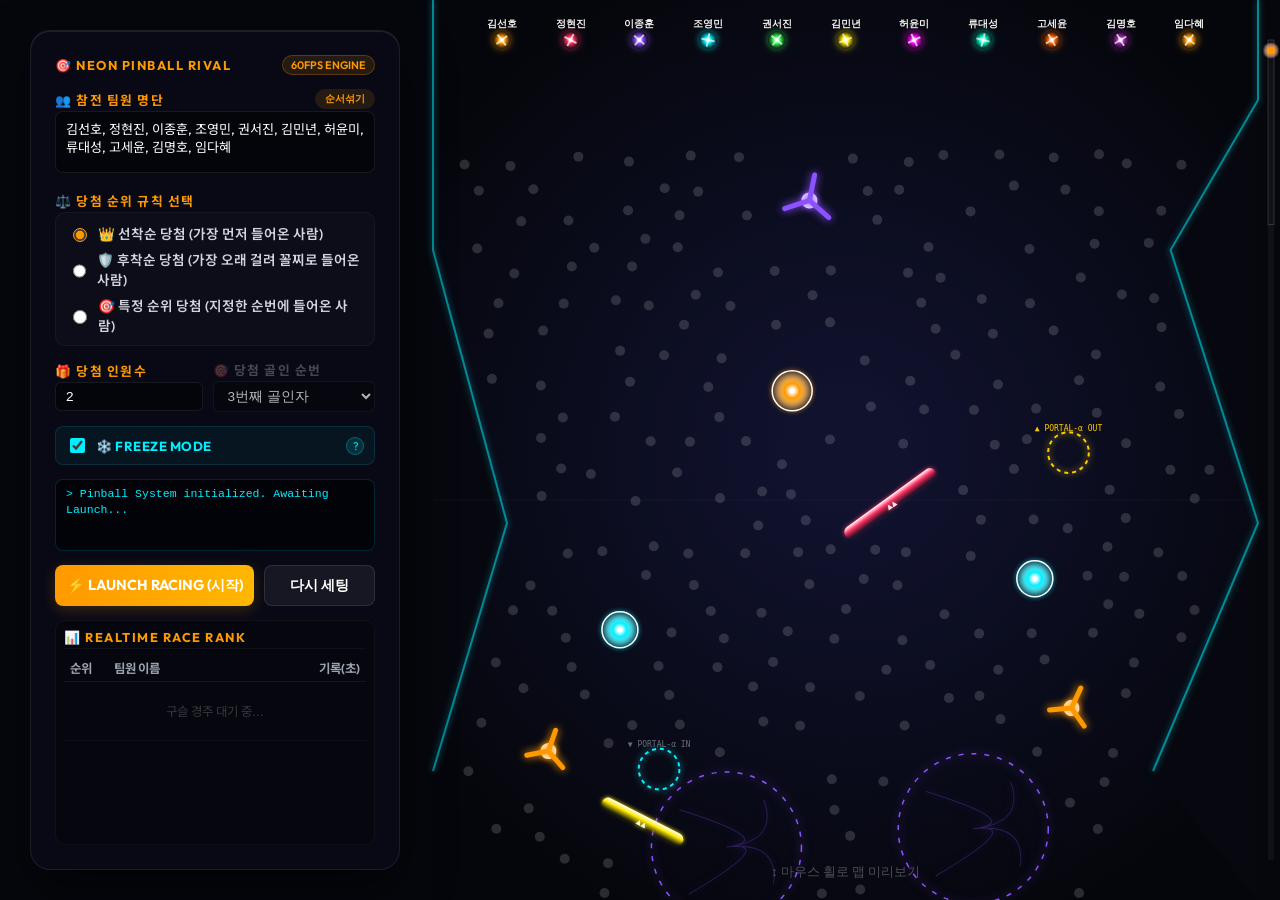
<file: backup_pinball_game.html>
<!DOCTYPE html>
<html lang="ko">
<head>
  <meta charset="UTF-8">
  <meta name="viewport" content="width=device-width, initial-scale=1.0">
  <title>네온 핀볼 구슬 경주 (Neon Pinball Ball Race)</title>
  
  <!-- Google Fonts (Outfit & Noto Sans KR) -->
  <link rel="preconnect" href="https://fonts.googleapis.com">
  <link rel="preconnect" href="https://fonts.gstatic.com" crossorigin>
  <link href="https://fonts.googleapis.com/css2?family=Outfit:wght@300;400;600;800&family=Noto+Sans+KR:wght@300;400;700;900&family=Inter:wght@300;400;600;700&display=swap" rel="stylesheet">

  <style>
    :root {
      --bg-dark: #06070d;
      --bg-card: rgba(10, 12, 26, 0.72);
      --border-card: rgba(255, 255, 255, 0.08);
      --aws-orange: #ff9900;
      --neon-violet: #8c52ff;
      --neon-blue: #00f0ff;
      --text-main: #f3f4f6;
      --text-muted: #9ca3af;
    }

    body {
      font-family: 'Outfit', 'Noto Sans KR', 'Inter', sans-serif !important;
      background-color: var(--bg-dark) !important;
      color: var(--text-main) !important;
      margin: 0;
      padding: 0;
      overflow: hidden;
      width: 100vw;
      height: 100vh;
    }

    /* 핀볼 실시간 렌더링 캔버스 (전체 배경화) */
    #pinball-canvas {
      position: absolute;
      top: 0;
      left: 0;
      width: 100%;
      height: 100%;
      z-index: 1;
      background: radial-gradient(circle at 50% 30%, #0d0f22 0%, #05060b 80%);
    }

    /* 홀로그램 플로팅 유리 제어판 (좌측 정렬) */
    .pinball-control-panel {
      position: absolute;
      top: 30px;
      left: 30px;
      width: 370px;
      height: calc(100vh - 60px);
      z-index: 2;
      background: var(--bg-card);
      backdrop-filter: blur(16px);
      -webkit-backdrop-filter: blur(16px);
      border: 1px solid var(--border-card);
      border-radius: 20px;
      padding: 24px;
      box-sizing: border-box;
      box-shadow: 0 20px 50px rgba(0, 0, 0, 0.6),
                  inset 0 1px 1px rgba(255, 255, 255, 0.1);
      display: flex;
      flex-direction: column;
      gap: 14px;
      pointer-events: auto;
    }

    /* 설정 타이틀 */
    .panel-section-title {
      font-size: 0.8rem;
      font-weight: 700;
      color: var(--aws-orange);
      letter-spacing: 1.5px;
      text-transform: uppercase;
      margin-bottom: 2px;
    }

    /* 다크 입력 폼 */
    .panel-textarea {
      width: 100%;
      height: 62px;
      background: rgba(0, 0, 0, 0.45);
      border: 1px solid rgba(255, 255, 255, 0.08);
      border-radius: 8px;
      color: #fff;
      padding: 8px 10px;
      font-family: inherit;
      font-size: 0.82rem;
      resize: none;
      outline: none;
      box-sizing: border-box;
      line-height: 1.4;
    }

    .panel-textarea:focus {
      border-color: var(--aws-orange);
    }

    /* 라디오 그룹 포맷 */
    .rule-radio-group {
      display: flex;
      flex-direction: column;
      gap: 6px;
      background: rgba(255, 255, 255, 0.02);
      border: 1px solid rgba(255, 255, 255, 0.04);
      padding: 10px 12px;
      border-radius: 10px;
    }

    .rule-radio-item {
      display: flex;
      align-items: center;
      gap: 8px;
      cursor: pointer;
      font-size: 0.85rem;
      color: #d1d5db;
      font-weight: 600;
    }

    .rule-radio-item input[type="radio"] {
      accent-color: var(--aws-orange);
      cursor: pointer;
      width: 14px;
      height: 14px;
    }

    /* 가상 코드가 흐르는 터미널 로그 */
    #pinball-terminal {
      width: 100%;
      height: 72px;
      background: rgba(0, 0, 0, 0.6);
      border: 1px solid rgba(0, 240, 255, 0.15);
      border-radius: 8px;
      font-family: 'Courier New', monospace;
      font-size: 0.72rem;
      color: #00f0ff;
      padding: 6px 10px;
      box-sizing: border-box;
      overflow-y: auto;
      line-height: 1.35;
    }

    /* 버튼 스타일 */
    .panel-btn {
      padding: 10px;
      border: none;
      border-radius: 8px;
      color: #fff;
      font-family: 'Outfit', sans-serif;
      font-size: 0.9rem;
      font-weight: 700;
      cursor: pointer;
      transition: all 0.25s ease;
    }

    .btn-orange {
      background: linear-gradient(90deg, var(--aws-orange), #ffb700);
      box-shadow: 0 4px 15px rgba(255, 153, 0, 0.2);
    }
    .btn-orange:hover:not(:disabled) {
      transform: translateY(-1px);
      box-shadow: 0 6px 20px rgba(255, 153, 0, 0.35);
    }

    .btn-reset {
      background: rgba(255, 255, 255, 0.06);
      border: 1px solid rgba(255, 255, 255, 0.1);
    }
    .btn-reset:hover {
      background: rgba(255, 255, 255, 0.12);
    }

    .badge {
      display: inline-block;
      padding: 3px 10px;
      border-radius: 99px;
      font-size: 0.75rem;
      font-weight: 600;
      background: rgba(255, 255, 255, 0.08);
      border: 1px solid rgba(255, 255, 255, 0.08);
      color: #fff;
    }

    .badge.orange {
      background: rgba(255, 153, 0, 0.12);
      border-color: rgba(255, 153, 0, 0.25);
      color: var(--aws-orange);
    }

    /* 실시간 리더보드 테이블 */
    .leaderboard-container {
      flex: 1;
      background: rgba(0,0,0,0.3);
      border: 1px solid rgba(255,255,255,0.04);
      border-radius: 10px;
      padding: 8px;
      overflow-y: auto;
      box-sizing: border-box;
    }

    .leaderboard-table {
      width: 100%;
      border-collapse: collapse;
      font-size: 0.78rem;
    }

    .leaderboard-table th {
      color: var(--text-muted);
      font-weight: 700;
      text-align: left;
      padding: 4px 6px;
      border-bottom: 1px solid rgba(255,255,255,0.06);
    }

    .leaderboard-table td {
      padding: 5px 6px;
      color: #e5e7eb;
      border-bottom: 1px solid rgba(255,255,255,0.03);
    }

    .leaderboard-rank {
      font-weight: 800;
      width: 32px;
    }
    .leaderboard-rank.top-rank {
      color: var(--aws-orange);
    }

    /* 당첨 오버레이 팝업 카드 (중앙 플로팅 연출) */
    .pinball-modal {
      position: absolute;
      top: 50%;
      left: 58%;
      transform: translate(-50%, -50%);
      width: 450px;
      background: rgba(18, 20, 38, 0.95);
      border: 2px solid var(--aws-orange);
      border-radius: 24px;
      padding: 36px;
      text-align: center;
      z-index: 10;
      box-shadow: 0 25px 60px rgba(255, 153, 0, 0.3),
                  inset 0 1px 1px rgba(255, 255, 255, 0.15);
      display: none;
      animation: cardPop 0.4s cubic-bezier(0.175, 0.885, 0.32, 1.275);
      pointer-events: auto;
    }

    @keyframes cardPop {
      0% { transform: translate(-50%, -50%) scale(0.7) translateY(30px); opacity: 0; }
      100% { transform: translate(-50%, -50%) scale(1) translateY(0); opacity: 1; }
    }
    
    .modal-winner-badge {
      font-size: 0.82rem;
      color: var(--aws-orange);
      font-weight: 700;
      letter-spacing: 2px;
      text-transform: uppercase;
      margin-top: 6px;
    }
    
    .modal-winner-names {
      font-size: 2.2rem;
      font-weight: 800;
      color: #fff;
      margin: 12px 0 18px 0;
      line-height: 1.3;
    }

    /* ❄️ Freeze Mode 호버 토스트 */
    .freeze-hint {
      position: relative;
      display: inline-flex;
      align-items: center;
      justify-content: center;
      width: 16px; height: 16px;
      background: rgba(0,240,255,0.12);
      border: 1px solid rgba(0,240,255,0.28);
      border-radius: 50%;
      font-size: 0.68rem;
      color: #00f0ff;
      cursor: default;
      flex-shrink: 0;
    }
    .freeze-hint .freeze-toast {
      position: absolute;
      left: 22px; top: 50%;
      transform: translateY(-50%) translateX(4px);
      width: 210px;
      background: rgba(4, 10, 24, 0.97);
      border: 1px solid rgba(0,240,255,0.25);
      border-radius: 8px;
      padding: 9px 12px;
      font-size: 0.72rem;
      color: #9de8f8;
      line-height: 1.5;
      opacity: 0;
      pointer-events: none;
      transition: opacity 0.18s ease, transform 0.18s ease;
      z-index: 30;
      white-space: normal;
      box-shadow: 0 4px 20px rgba(0,240,255,0.12);
    }
    .freeze-hint:hover .freeze-toast {
      opacity: 1;
      transform: translateY(-50%) translateX(0);
    }
  </style>
</head>
<body>

  <!-- 핀볼 구슬 레이싱 렌더링 캔버스 -->
  <canvas id="pinball-canvas" width="1280" height="720"></canvas>

  <!-- 홀로그램 제어 패널 카드 (UI) -->
  <div class="pinball-control-panel">
    <div style="display:flex; justify-content:space-between; align-items:center;">
      <div class="panel-section-title" style="margin:0;">🎯 NEON PINBALL RIVAL</div>
      <span class="badge orange" style="font-size:0.68rem; padding: 2px 8px;">60FPS ENGINE</span>
    </div>

    <!-- 팀원 명단 입력 -->
    <div>
      <div style="display:flex; justify-content:space-between; align-items:center; margin-bottom:2px;">
        <div class="panel-section-title" style="margin:0;">👥 참전 팀원 명단</div>
        <button id="btn-shuffle-members" class="badge orange" style="font-size:0.65rem; border:none; cursor:pointer;">순서섞기</button>
      </div>
      <textarea id="pinball-members" class="panel-textarea" placeholder="쉼표로 구분하여 입력">김선호, 정현진, 이종훈, 조영민, 권서진, 김민년, 허윤미, 류대성, 고세윤, 김명호, 임다혜</textarea>
    </div>

    <!-- 당첨 룰 설정 라디오 버튼 -->
    <div>
      <div class="panel-section-title">⚖️ 당첨 순위 규칙 선택</div>
      <div class="rule-radio-group">
        <label class="rule-radio-item">
          <input type="radio" name="pinball-rule" value="first" checked>
          👑 선착순 당첨 (가장 먼저 들어온 사람)
        </label>
        <label class="rule-radio-item">
          <input type="radio" name="pinball-rule" value="last">
          🛡️ 후착순 당첨 (가장 오래 걸려 꼴찌로 들어온 사람)
        </label>
        <label class="rule-radio-item">
          <input type="radio" name="pinball-rule" value="specific">
          🎯 특정 순위 당첨 (지정한 순번에 들어온 사람)
        </label>
      </div>
    </div>

    <!-- 가변 인풋 셋 (당첨 인원 / 특정 순번) -->
    <div style="display: grid; grid-template-columns: 1fr 1.1fr; gap: 10px; align-items: center;">
      <div>
        <div class="panel-section-title" id="lbl-win-count">🎁 당첨 인원수</div>
        <input type="number" id="pinball-win-count" min="1" max="11" value="2" style="width:100%; padding:6px 10px; background:rgba(0,0,0,0.45); border:1px solid rgba(255,255,255,0.08); border-radius:6px; color:#fff; font-size:0.85rem; box-sizing:border-box; outline:none;">
      </div>
      <div>
        <div class="panel-section-title" id="lbl-specific-rank" style="color: rgba(255,255,255,0.25);">🎯 당첨 골인 순번</div>
        <select id="pinball-specific-rank" disabled style="width:100%; padding:6px 10px; background:rgba(0,0,0,0.45); border:1px solid rgba(255,255,255,0.08); border-radius:6px; color:#fff; font-size:0.85rem; box-sizing:border-box; outline:none; cursor:not-allowed;">
          <option value="1">1번째 골인자</option>
          <option value="2">2번째 골인자</option>
          <option value="3" selected>3번째 골인자</option>
          <option value="4">4번째 골인자</option>
          <option value="5">5번째 골인자</option>
        </select>
      </div>
    </div>

    <!-- ❄️ Freeze Mode 토글 -->
    <div style="display:flex; align-items:center; gap:8px; padding:8px 10px; background:rgba(0,240,255,0.05); border:1px solid rgba(0,240,255,0.12); border-radius:8px;">
      <input type="checkbox" id="freeze-mode-toggle" checked style="accent-color:#00f0ff; width:15px; height:15px; cursor:pointer; flex-shrink:0;">
      <label for="freeze-mode-toggle" style="font-size:0.82rem; font-weight:700; color:#00f0ff; cursor:pointer; letter-spacing:0.5px; flex:1;">❄️ FREEZE MODE</label>
      <span class="freeze-hint">?
        <div class="freeze-toast">하단 30% 구간에서 확률적으로 공이 정지됩니다.</div>
      </span>
    </div>

    <!-- 터미널 모니터 로그 -->
    <div id="pinball-terminal">> Pinball System initialized. Awaiting Launch...</div>

    <!-- 조작 버튼들 -->
    <div style="display: grid; grid-template-columns: 1.8fr 1fr; gap: 10px;">
      <button id="btn-pinball-launch" class="panel-btn btn-orange">⚡ LAUNCH RACING (시작)</button>
      <button id="btn-pinball-reset" class="panel-btn btn-reset">다시 세팅</button>
    </div>

    <!-- 실시간 리더보드 테이블 -->
    <div class="leaderboard-container">
      <div class="panel-section-title" style="margin-bottom:6px; border-bottom: 1px solid rgba(255,255,255,0.04); padding-bottom:3px;">📊 REALTIME RACE RANK</div>
      <table class="leaderboard-table">
        <thead>
          <tr>
            <th class="leaderboard-rank">순위</th>
            <th>팀원 이름</th>
            <th style="text-align:right;">기록(초)</th>
          </tr>
        </thead>
        <tbody id="leaderboard-body">
          <tr>
            <td colspan="3" style="text-align:center; color:rgba(255,255,255,0.2); padding: 20px 0;">구슬 경주 대기 중...</td>
          </tr>
        </tbody>
      </table>
    </div>
  </div>

  <!-- 공중 플로팅 당첨 팝업 모달 -->
  <div id="pinball-result-modal" class="pinball-modal">
    <div style="font-size: 2.5rem; margin-bottom: 6px;">🏆☕🎉</div>
    <div class="modal-winner-badge" id="modal-rule-title">Synapse Attention Winner</div>
    <h2 class="modal-winner-names" id="pinball-winner-text">홍길동, 김철수</h2>
    <p style="font-size: 0.95rem; color: #cbd5e1; margin-bottom: 24px; line-height: 1.45;">축하합니다!</p>
    <button id="btn-modal-close" class="panel-btn btn-reset" style="padding: 8px 30px; font-size: 0.85rem;">확인 및 닫기</button>
  </div>

  <!-- 핀볼 자바스크립트 엔진 (순수 격리 아케이드 가동) -->
  <script>
    // ==========================================
    // NEON PINBALL BALL RACE CONFIG & CONSTANTS
    // ==========================================
    const GAME_VWIDTH = 825;    // 가상 가로 너비 (구슬 경주가 이뤄지는 공간)
    const GAME_VHEIGHT = 3200;  // 가상 가로 높이 (3200px 대규모 맵)
    let GAME_X_OFFSET = 415;  // 캔버스 가로 내 핀볼 영역 오프셋 (창 크기에 따라 동적 재계산)

    const FUNNEL_TOP_Y = 2960;  // 지그재그 벽 종료 및 깔때기 수축 시작 Y축
    const GOAL_Y = 3120;        // 최종 센서 골인선 Y축

    let cameraY = 0;            // 뷰포트 종스크롤 카메라 Y좌표
    let cameraZoom = 1.0;       // 현재 줌 배율 (damped)
    let cameraZoomTarget = 1.0; // 목표 줌 배율

    let pinballCanvas, pinballCtx;
    let pinballAnimId = null;
    let pinballBalls = [];
    let pinballPegs = [];
    let pinballSpinners = [];
    let pinballBumpers = [];
    let pinballPortals = [];
    let pinballVortexes = [];
    let pinballLaunchPads = [];
    let pinballFinishedBalls = [];
    
    let pinballGameRunning = false;
    let pinballConfettiParticles = [];
    let pinballNearMissSparks = [];
    let varChecking = false;
    let varTimer = 0;
    let varTriggered = false; // VAR Photo Finish가 이번 레이스에서 실행되었는지 플래그
    let currentRule = 'first';
    let winCount = 2;
    let specificRank = 3;
    let wallProfile = [];
    let funnelLeftX = 0;
    let funnelRightX = GAME_VWIDTH;
    let raceStartTime = 0;
    let hasAnnouncedWinners = false;
    let camDramaTimer = 0;      // 드라마 컷 잔여 프레임
    let camDramaTarget = null;  // 드라마 컷 포커스 구슬
    let camFocusBall = null;    // Focus Lock: 현재 고정된 포커스 볼
    let camFocusCooldown = 0;   // Focus Lock: 전환 쿨다운 (30프레임)
    let decisiveMomentActive = false; // 결승 순간 진입 여부 (첫 프레임 스냅용)
    let freezeModeEnabled = true; // ❄️ Freeze Mode 활성화 여부
    let prevRankOrder = [];     // 역전 감지용 이전 프레임 순위 배열
    let overtakeParticles = []; // 역전! 텍스트 파티클
    let currentLeaderId = -1;  // 현재 선두 구슬 ID
    let crownFlashTimer = 0;   // 왕관 교체 플래시 타이머


    // ── 클래스 정의 ──────────────────────────────

    // 포탈 정의 클래스 (단방향: 아래 입구 -> 위 출구)
    class TeleportPortal {
      constructor(x1, y1, x2, y2, color, name) {
        this.x1 = x1;
        this.y1 = y1;
        this.x2 = x2;
        this.y2 = y2;
        this.r = 18;
        this.color = color;
        this.name = name;
        this.pulse = 0;
      }
      draw(ctx) {
        this.pulse += 0.05;
        const glow = this.r + Math.sin(this.pulse) * 3;
        
        // 입구 (x1, y1) - 아래쪽 입구
        ctx.save();
        ctx.strokeStyle = this.color;
        ctx.lineWidth = 2;
        ctx.shadowBlur = 6;
        ctx.shadowColor = this.color;
        ctx.setLineDash([4, 4]);
        ctx.beginPath();
        ctx.arc(this.x1, this.y1, glow, 0, Math.PI*2);
        ctx.stroke();
        ctx.restore();

        // 입구 이름 태그 표시 (P-4: ctx 상태 오염 방지)
        ctx.save();
        ctx.fillStyle = 'rgba(255,255,255,0.4)';
        ctx.font = '8px monospace';
        ctx.textAlign = 'center';
        ctx.fillText(`▼ ${this.name} IN`, this.x1, this.y1 - this.r - 4);
        ctx.restore();

        // 출구 (x2, y2) - 위쪽 출구 (금색 테두리)
        ctx.save();
        ctx.strokeStyle = '#ffcc00';
        ctx.lineWidth = 2;
        ctx.shadowBlur = 6;
        ctx.shadowColor = '#ffcc00';
        ctx.setLineDash([4, 4]);
        ctx.beginPath();
        ctx.arc(this.x2, this.y2, glow, 0, Math.PI*2);
        ctx.stroke();
        ctx.restore();

        ctx.save();
        ctx.fillStyle = '#ffcc00';
        ctx.font = '8px monospace';
        ctx.textAlign = 'center';
        ctx.fillText(`▲ ${this.name} OUT`, this.x2, this.y2 - this.r - 4);
        ctx.restore();
      }
    }

    // 회전 스피너 클래스
    class Spinner {
      constructor(x, y, r, color) {
        this.x = x;
        this.y = y;
        this.r = r;
        this.angle = Math.random() * Math.PI;
        this.angularVelocity = 0.02;
        this.color = color;
        this.bladeCount = 3;
      }
      update() {
        this.angle += this.angularVelocity;
        this.angularVelocity *= 0.985;
        if (Math.abs(this.angularVelocity) < 0.002) this.angularVelocity = 0.002;
      }
      draw(ctx) {
        ctx.save();
        ctx.translate(this.x, this.y);
        ctx.rotate(this.angle);
        
        ctx.beginPath();
        ctx.arc(0, 0, 8, 0, Math.PI*2);
        ctx.fillStyle = '#fff';
        ctx.shadowBlur = 6;
        ctx.shadowColor = this.color;
        ctx.fill();

        ctx.shadowBlur = 8;
        for (let i = 0; i < this.bladeCount; i++) {
          const theta = (i * 2 * Math.PI) / this.bladeCount;
          ctx.beginPath();
          ctx.moveTo(0, 0);
          ctx.lineTo(Math.cos(theta) * this.r, Math.sin(theta) * this.r);
          ctx.strokeStyle = this.color;
          ctx.lineWidth = 5;
          ctx.lineCap = 'round';
          ctx.stroke();
        }
        ctx.restore();
        ctx.shadowBlur = 0;
      }
    }

    // 네온 탄성 범퍼 클래스
    class SuperBumper {
      constructor(x, y, r, color) {
        this.x = x;
        this.y = y;
        this.r = r;
        this.color = color;
        this.pulse = 0;
      }
      trigger() {
        this.pulse = 1.0;
      }
      update() {
        this.pulse *= 0.9;
      }
      draw(ctx) {
        const radius = this.r + this.pulse * 5;
        let grad = ctx.createRadialGradient(this.x, this.y, 2, this.x, this.y, radius);
        grad.addColorStop(0, '#fff');
        grad.addColorStop(0.3, this.color);
        grad.addColorStop(1, 'rgba(255, 255, 255, 0.0)');
        
        ctx.save();
        ctx.shadowBlur = this.pulse > 0.05 ? 8 + this.pulse * 10 : 4;
        ctx.shadowColor = this.color;
        ctx.fillStyle = grad;
        ctx.beginPath();
        ctx.arc(this.x, this.y, radius, 0, Math.PI*2);
        ctx.fill();
        
        ctx.strokeStyle = '#fff';
        ctx.lineWidth = 1.5 + this.pulse * 2;
        ctx.beginPath();
        ctx.arc(this.x, this.y, this.r, 0, Math.PI*2);
        ctx.stroke();
        ctx.restore();
      }
    }

    // 중력 지연 와류 영역
    class SlowVortex {
      constructor(x, y, r, color) {
        this.x = x;
        this.y = y;
        this.r = r;
        this.color = color;
        this.pulse = 0;
      }
      draw(ctx) {
        this.pulse += 0.02;
        ctx.save();
        ctx.strokeStyle = this.color;
        ctx.lineWidth = 1.5;
        ctx.setLineDash([5, 8]);
        ctx.shadowBlur = 10;
        ctx.shadowColor = this.color;
        
        ctx.beginPath();
        ctx.arc(this.x, this.y, this.r, 0, Math.PI*2);
        ctx.stroke();
        
        ctx.translate(this.x, this.y);
        ctx.rotate(-this.pulse);
        ctx.strokeStyle = 'rgba(140, 82, 255, 0.25)';
        ctx.setLineDash([]);
        ctx.lineWidth = 1;
        ctx.beginPath();
        for(let i = 0; i < 4; i++) {
          ctx.moveTo(0,0);
          ctx.quadraticCurveTo(this.r/2, this.r/2, Math.cos(i * Math.PI/2)*this.r*0.8, Math.sin(i * Math.PI/2)*this.r*0.8);
        }
        ctx.stroke();
        ctx.restore();
      }
    }

    // 상향 발사대 클래스
    class LaunchPad {
      constructor(x, y, w, color, angle = 0, slideSpeed = 0.55, slideRange = 52) {
        this.x = x;
        this.y = y;
        this.baseX = x;   // 초록판 좌우 이동 기준점
        this.w = w;
        this.h = 12;
        this.color = color;
        this.pulse = 0;
        this.angle = angle;
        this.slideDir = 1;
        this.slideSpeed = slideSpeed;
        this.slideRange = slideRange;
      }
      trigger() { this.pulse = 1.0; }
      update() {
        this.pulse *= 0.88;
        // 노란판: 천천히 360° 회전
        if (this.color === '#ffea00') this.angle += 0.006;
        // 초록판: 좌우 왕복 이동
        if (this.color === '#33ff57') {
          this.x += this.slideDir * this.slideSpeed;
          if (Math.abs(this.x - this.baseX) >= this.slideRange) this.slideDir *= -1;
        }
      }
      draw(ctx) {
        ctx.save();
        ctx.translate(this.x, this.y);
        ctx.rotate(this.angle);
        
        ctx.shadowBlur = this.pulse > 0.05 ? 6 + this.pulse * 12 : 4;
        ctx.shadowColor = this.color;
        
        const grad = ctx.createLinearGradient(0, 0, 0, this.h);
        grad.addColorStop(0, '#fff');
        grad.addColorStop(0.4, this.color);
        grad.addColorStop(1, 'rgba(0,0,0,0.2)');
        ctx.fillStyle = grad;
        
        ctx.beginPath();
        ctx.roundRect(-this.w/2, 0, this.w, this.h + this.pulse * 5, 6);
        ctx.fill();
        
        ctx.fillStyle = 'rgba(255,255,255,0.9)';
        ctx.font = 'bold 9px monospace';
        ctx.textAlign = 'center';
        ctx.fillText('▲▲', 0, this.h - 1);
        ctx.restore();
      }
    }

    // 핀(장애물) 클래스
    class Peg {
      constructor(x, y, r) {
        this.x = x;
        this.y = y;
        this.r = r;
        this.pulse = 0;
      }
      trigger() {
        this.pulse = 1.0;
      }
      update() {
        this.pulse *= 0.88;
      }
      draw(ctx) {
        ctx.beginPath();
        ctx.arc(this.x, this.y, this.r, 0, Math.PI*2);
        if (this.pulse > 0.05) {
          ctx.fillStyle = `rgba(255, 255, 255, ${0.4 + this.pulse * 0.6})`;
          ctx.shadowBlur = this.pulse * 12;
          ctx.shadowColor = '#00f0ff';
        } else {
          ctx.fillStyle = 'rgba(255, 255, 255, 0.15)';
          ctx.shadowBlur = 0;
        }
        ctx.fill();
      }
    }

    // 레이싱 구슬 클래스
    class RacingBall {
      constructor(id, name, x, y, color) {
        this.id = id;
        this.name = name;
        this.x = x;
        this.y = y;
        this.vx = 0;
        this.vy = 0;
        this.r = 9;
        this.color = color;
        this.gravity = 0.13;
        // 1. 저항 랜덤 계수: 0.991 ~ 0.996
        this.friction = 0.991 + Math.random() * 0.005;
        this.restitution = 0.58; // 탄성 반사 상향 보강
        this.isFinished = false;
        this.finishTime = 0;
        this.portalCooldown = 0;

        // Near Miss 및 카오스 전용 개별 속성
        this.nearMissTimer = 0;
        this.nearMissCooldown = 0;
        this.superChargeTimer = 0; // 충돌 폭주 연출용 프레임 타이머
        this.angle = Math.random() * Math.PI * 2;
        this.angularVelocity = 0;
        this.overtakeCooldown = 0;  // 역전 이펙트 재발동 방지
      }
      update() {
        if (!pinballGameRunning) return;

        // 13. 골인 이후에도 바닥에서 끈적하게 미끄러지고 부딪치며 순서 섞이게 하기
        if (this.isFinished) {
          this.vy += this.gravity;
          this.vx *= 0.955; // 바닥 얼음 미끄러짐 (관성 슬라이딩)
          this.vy *= 0.955;

          this.x += this.vx;
          this.y += this.vy;

          const floorY = GOAL_Y + 38;
          if (this.y + this.r >= floorY) {
            this.y = floorY - this.r;
            this.vy = -Math.abs(this.vy) * 0.15; // 가볍게 튕김
            this.vx += (Math.random() - 0.5) * 0.12; // 미세 진동
          }

          if (this.x - this.r < 300) {
            this.x = 300 + this.r;
            this.vx = Math.abs(this.vx) * this.restitution + 0.1;
          } else if (this.x + this.r > GAME_VWIDTH - 300) {
            this.x = GAME_VWIDTH - 300 - this.r;
            this.vx = -Math.abs(this.vx) * this.restitution - 0.1;
          }
          return;
        }

        if (this.portalCooldown > 0) this.portalCooldown--;
        if (this.nearMissCooldown > 0) this.nearMissCooldown--;
        if (this.superChargeTimer > 0) this.superChargeTimer--;

        // Near Miss 무중력 호버링 / 좌우 부르르 물리 효과 주입
        if (this.nearMissTimer > 0) {
          this.nearMissTimer--;
          this.vy += this.gravity * 0.15; // 중력 15%로 격감 (무중력감)
          this.vy *= 0.85;                // 극단적 마찰 감속 (잠깐 정지 느낌)
          this.vx += Math.sin(this.nearMissTimer * 0.8) * 1.5; // 좌우 부르르 셰이킹

          if (this.nearMissTimer === 0) {
            this.vy = -4.5 - Math.random() * 2.5; // 위로 강하게 튕김
            this.vx = (Math.random() - 0.5) * 6.5;
            this.superChargeTimer = 65; // 폭주 상태 활성화
            spawnNearMissSparks(this.x, this.y, this.color);
            pinballLog(`${this.name} REBOUNDS! Escape Velocity Active.`);
          }
        } else {
          this.vy += this.gravity;
        }

        this.vx *= this.friction;
        this.vy *= this.friction;

        // 최저 속도 슬립 감속 (속도 극소화 시 더 끈적하게 덤핑)
        const speed = Math.hypot(this.vx, this.vy);
        if (speed < 0.25 && speed > 0) {
          this.vx *= 0.90;
          this.vy *= 0.90;
        }

        this.x += this.vx;
        this.y += this.vy;

        // 3. 최대 속도는 17까지 (폭주 시 최대 25로 해제)
        const curMaxSpeed = this.superChargeTimer > 0 ? 25 : 17;
        if (speed > curMaxSpeed) {
          this.vx = (this.vx / speed) * curMaxSpeed;
          this.vy = (this.vy / speed) * curMaxSpeed;
        }

        const _w = getWallAtY(this.y);
        if (this.x - this.r < _w.lx) {
          this.x = _w.lx + this.r;
          this.vx = Math.abs(this.vx) * this.restitution + 0.3;
        } else if (this.x + this.r > _w.rx) {
          this.x = _w.rx - this.r;
          this.vx = -Math.abs(this.vx) * this.restitution - 0.3;
        }

        if (this.y - this.r < 0) {
          this.y = this.r;
          this.vy = Math.abs(this.vy) * this.restitution;
        }

        if (this.y >= FUNNEL_TOP_Y && this.y <= GOAL_Y) {
          const t = (this.y - FUNNEL_TOP_Y) / (GOAL_Y - FUNNEL_TOP_Y);
          const lx = funnelLeftX + t * (300 - funnelLeftX);
          const rx = funnelRightX - t * (funnelRightX - (GAME_VWIDTH - 300));
          if (this.x - this.r < lx) {
            this.x = lx + this.r;
            this.vx = Math.abs(this.vx) * 1.1 + 1.5;
          }
          if (this.x + this.r > rx) {
            this.x = rx - this.r;
            this.vx = -Math.abs(this.vx) * 1.1 - 1.5;
          }
        }

        // ❄️ Freeze Zone: 하단 30% 전체, 극저속 or 극고속 공 랜덤 발동
        if (freezeModeEnabled && !this.isFinished && this.nearMissTimer === 0 && this.nearMissCooldown === 0) {
          if (this.y >= GAME_VHEIGHT * 0.70) {
            const _spd = Math.hypot(this.vx, this.vy);
            const _slow = _spd < 2.0;   // 거의 멈춘 공
            const _fast = _spd > 9.0;  // 폭주 중인 공
            const _chance = _slow ? 0.010 : _fast ? 0.020 : 0;
            if (_chance > 0 && Math.random() < _chance) {
              this.nearMissTimer = 45;
              this.nearMissCooldown = 240; // 4초 쿨다운
              camDramaTarget = this;
              camDramaTimer = 65;
              pinballLog(`${this.name} FREEZE! ${_slow ? 'Too slow...' : 'Too fast!'}`);
            }
          }
        }

        if (this.y + this.r >= GOAL_Y) {
          this.isFinished = true;
          this.finishTime = Date.now();
          registerFinishedBall(this);
        }
      }
      draw(ctx) {
        if (this.superChargeTimer > 0) {
          ctx.save();
          ctx.strokeStyle = this.color;
          ctx.lineWidth = this.r * 1.3;
          ctx.lineCap = 'round';
          ctx.shadowBlur = 8;
          ctx.shadowColor = this.color;
          ctx.globalAlpha = (this.superChargeTimer / 65) * 0.45;
          ctx.beginPath();
          ctx.moveTo(this.x, this.y);
          ctx.lineTo(this.x - this.vx * 1.8, this.y - this.vy * 1.8);
          ctx.stroke();
          ctx.restore();
        }

        if (this.nearMissTimer > 0) {
          const wavePhase = (45 - this.nearMissTimer) / 45;
          ctx.save();
          ctx.lineWidth = 2.5;
          ctx.globalAlpha = 1 - wavePhase;

          ctx.strokeStyle = '#ff9900';
          ctx.shadowBlur = 8;
          ctx.shadowColor = '#ff9900';
          ctx.beginPath();
          ctx.arc(this.x, this.y, this.r + wavePhase * 35, 0, Math.PI * 2);
          ctx.stroke();

          if (wavePhase > 0.3) {
            ctx.strokeStyle = '#8c52ff';
            ctx.shadowColor = '#8c52ff';
            ctx.beginPath();
            ctx.arc(this.x, this.y, this.r + (wavePhase - 0.3) * 35, 0, Math.PI * 2);
            ctx.stroke();
          }
          ctx.restore();
        }

        ctx.save();
        ctx.shadowBlur = this.nearMissTimer > 0 ? 12 : 6;
        ctx.shadowColor = this.color;

        let grad = ctx.createRadialGradient(this.x, this.y, 1, this.x, this.y, this.r);
        grad.addColorStop(0, '#fff');
        grad.addColorStop(0.3, this.color);
        grad.addColorStop(1, 'rgba(0,0,0,0.6)');

        ctx.fillStyle = grad;
        ctx.beginPath();
        ctx.arc(this.x, this.y, this.r, 0, Math.PI*2);
        ctx.fill();
        ctx.restore();

        // 십자형 네온 굴림 데칼 회전 시각화
        ctx.save();
        ctx.strokeStyle = 'rgba(255,255,255,0.7)';
        ctx.lineWidth = 1.8;
        ctx.beginPath();
        const cos = Math.cos(this.angle) * (this.r * 0.75);
        const sin = Math.sin(this.angle) * (this.r * 0.75);
        ctx.moveTo(this.x - cos, this.y - sin);
        ctx.lineTo(this.x + cos, this.y + sin);
        ctx.moveTo(this.x + sin, this.y - cos);
        ctx.lineTo(this.x - sin, this.y + cos);
        ctx.stroke();
        ctx.restore();

        ctx.save();
        ctx.shadowBlur = 2;
        ctx.shadowColor = 'rgba(0,0,0,0.9)';
        if (this.nearMissTimer > 0) {
          const blink = Math.floor(Date.now() / 90) % 2 === 0;
          ctx.fillStyle = blink ? '#00f0ff' : '#ffffff';
          ctx.shadowBlur = blink ? 8 : 4;
          ctx.shadowColor = '#00f0ff';
          ctx.font = 'bold 12px Outfit, sans-serif';
          ctx.textAlign = 'center';
          ctx.fillText('❄ Freeze!', this.x, this.y - this.r - 18);
          ctx.font = 'bold 13px Outfit, sans-serif';
        } else {
          ctx.fillStyle = 'rgba(255, 255, 255, 0.95)';
          ctx.font = 'bold 10px Outfit, sans-serif';
          ctx.textAlign = 'center';
        }
        ctx.fillText(this.name, this.x, this.y - this.r - 4);
        ctx.restore();

        // SLOW 표시: 와류 원 안 + 저속 + Freeze! 미노출 상태일 때만 공 안에 작게
        const _inVortex = pinballVortexes.some(v => Math.hypot(this.x - v.x, this.y - v.y) < v.r);
        if (this.nearMissTimer === 0 && !this.isFinished && _inVortex && Math.hypot(this.vx, this.vy) < 2.0) {
          ctx.save();
          ctx.textAlign = 'center';
          ctx.textBaseline = 'middle';
          ctx.font = 'bold 7px Outfit, sans-serif';
          ctx.fillStyle = 'rgba(255,255,255,0.72)';
          ctx.shadowBlur = 2;
          ctx.shadowColor = 'rgba(0,0,0,0.6)';
          ctx.fillText('SLOW', this.x, this.y + 2);
          ctx.restore();
        }

        // 데칼 회전각 업데이트
        this.angularVelocity = (this.vx * 0.05) + (this.nearMissTimer > 0 ? 0.65 : 0);
        this.angle += this.angularVelocity;
      }
    }

    // Near Miss 탈출 튕김 시 흩뿌릴 네온 불꽃 스파크 생성 함수
    function spawnNearMissSparks(x, y, color) {
      const sparkColors = [color, '#ffffff', '#ff9900', '#ff3366'];
      for (let i = 0; i < 18; i++) {
        pinballNearMissSparks.push({
          x: x,
          y: y,
          vx: (Math.random() - 0.5) * 6,
          vy: Math.random() * 4 + 2.5, // 아래로 분사되듯 흩뿌려짐
          r: Math.random() * 2.2 + 1.5,
          color: sparkColors[Math.floor(Math.random() * sparkColors.length)],
          gravity: 0.08,
          life: 40 + Math.floor(Math.random() * 15),
          maxLife: 55
        });
      }
    }

    // ── 맵 및 가변 벽 보간 함수들 ────────────────

    function generateWallProfile() {
      wallProfile = [];
      wallProfile.push({ y: 0,          lx: 0, rx: GAME_VWIDTH });
      wallProfile.push({ y: 100,        lx: 0, rx: GAME_VWIDTH });

      let y = 100;
      let lastLx = 0;
      let lastRx = GAME_VWIDTH;
      while (y < FUNNEL_TOP_Y - 150) {
        const segH = 100 + Math.floor(Math.random() * 200);
        y = Math.min(y + segH, FUNNEL_TOP_Y - 150);

        const lx = Math.random() < 0.70 ? 10 + Math.random() * 180 : 0;
        const rx = GAME_VWIDTH - (Math.random() < 0.70 ? 10 + Math.random() * 180 : 0);
        const safeRx = Math.max(rx, lx + 300);
        lastLx = lx;
        lastRx = Math.min(safeRx, GAME_VWIDTH);
        wallProfile.push({ y, lx: lastLx, rx: lastRx });
      }

      funnelLeftX = lastLx;
      funnelRightX = lastRx;
      wallProfile.push({ y: FUNNEL_TOP_Y, lx: funnelLeftX,  rx: funnelRightX });
      wallProfile.push({ y: GOAL_Y,       lx: 300,          rx: GAME_VWIDTH - 300 });
    }

    function getWallAtY(y) {
      for (let i = 0; i < wallProfile.length - 1; i++) {
        const v0 = wallProfile[i], v1 = wallProfile[i + 1];
        if (y >= v0.y && y <= v1.y) {
          const t = (y - v0.y) / (v1.y - v0.y);
          return {
            lx: v0.lx + t * (v1.lx - v0.lx),
            rx: v0.rx + t * (v1.rx - v0.rx)
          };
        }
      }
      return { lx: 0, rx: GAME_VWIDTH };
    }

    function initPinballMap() {
      generateWallProfile();
      pinballPegs = [];
      pinballSpinners = [];
      pinballBumpers = [];
      pinballPortals = [];
      pinballVortexes = [];
      pinballLaunchPads = [];

      const W  = GAME_VWIDTH;
      const cx = W / 2;

      const rj = (v, range, lo = 40, hi = W - 40) =>
        Math.max(lo, Math.min(hi, v + (Math.random() - 0.5) * 2 * range));
      const rjy = (v, range) =>
        Math.max(100, Math.min(FUNNEL_TOP_Y - 80, v + (Math.random() - 0.5) * 2 * range));
      const rjwall = (v, range, y, margin = 55) => {
        const ww = getWallAtY(y);
        const lo = Math.max(margin, ww.lx + margin);
        const hi = Math.min(W - margin, ww.rx - margin);
        if (lo >= hi) return (lo + hi) / 2;
        return Math.max(lo, Math.min(hi, v + (Math.random() - 0.5) * 2 * range));
      };
      const gkeep = (y) => Math.random() < (0.80 + 0.20 * Math.min(1, y / FUNNEL_TOP_Y));
      const randAngle = () => (Math.random() - 0.5) * (Math.PI * 0.45); // Random angle between -40.5 and +40.5 deg

      // ── 1. 포탈 2개로 감소 (단방향, IN Y가 OUT Y보다 항상 아래에 배치되며 세로 간격은 500px 이하로 제한) ─────
      const portalAlphaInY = rjy(750, 40);
      const portalAlphaOutY = portalAlphaInY - (250 + Math.random() * 200); // IN(AlphaInY) > OUT(AlphaOutY), 간격 250~450px (<= 500px)
      pinballPortals.push(new TeleportPortal(rj(160,70), portalAlphaInY, rj(660,70), portalAlphaOutY, '#00f0ff', 'PORTAL-α'));

      const portalBetaInY = rjy(1850, 40);
      const portalBetaOutY = portalBetaInY - (250 + Math.random() * 200); // IN(BetaInY) > OUT(BetaOutY), 간격 250~450px (<= 500px)
      pinballPortals.push(new TeleportPortal(rj(220,70), portalBetaInY, rj(600,70), portalBetaOutY, '#ff9900', 'PORTAL-β'));

      // ── 2. 슈퍼 범퍼 12개 ──
      { let y=rjy(380,50);  if(gkeep(y)) pinballBumpers.push(new SuperBumper(rjwall(cx,60,y,55),  y, 20, '#ff9900')); }
      { let y=rjy(620,50);  if(gkeep(y)) pinballBumpers.push(new SuperBumper(rjwall(185,60,y,50), y, 18, '#00f0ff')); }
      { let y=rjy(620,50);  if(gkeep(y)) pinballBumpers.push(new SuperBumper(rjwall(640,60,y,50), y, 18, '#00f0ff')); }
      { let y=rjy(960,50);  if(gkeep(y)) pinballBumpers.push(new SuperBumper(rjwall(cx,60,y,55),  y, 22, '#8c52ff')); }
      { let y=rjy(1280,50); if(gkeep(y)) pinballBumpers.push(new SuperBumper(rjwall(140,60,y,50), y, 18, '#ff9900')); }
      { let y=rjy(1280,50); if(gkeep(y)) pinballBumpers.push(new SuperBumper(rjwall(685,60,y,50), y, 18, '#ff9900')); }
      { let y=rjy(1650,50); if(gkeep(y)) pinballBumpers.push(new SuperBumper(rjwall(cx,60,y,55),  y, 22, '#00f0ff')); }
      { let y=rjy(2080,50); pinballBumpers.push(new SuperBumper(rjwall(280,60,y,50), y, 20, '#8c52ff')); }
      { let y=rjy(2080,50); pinballBumpers.push(new SuperBumper(rjwall(545,60,y,50), y, 20, '#8c52ff')); }
      { let y=rjy(2480,50); pinballBumpers.push(new SuperBumper(rjwall(cx,60,y,55),  y, 22, '#ff9900')); }
      { let y=rjy(2780,50); pinballBumpers.push(new SuperBumper(rjwall(200,60,y,50), y, 18, '#00f0ff')); }
      { let y=rjy(2780,50); pinballBumpers.push(new SuperBumper(rjwall(625,60,y,50), y, 18, '#00f0ff')); }

      // ── 3. 스피너 9개 ──
      { let y=rjy(240,40);  if(gkeep(y)) pinballSpinners.push(new Spinner(rjwall(cx,60,y,60),  y, 26, '#8c52ff')); }
      { let y=rjy(730,50);  if(gkeep(y)) pinballSpinners.push(new Spinner(rjwall(140,60,y,55), y, 22, '#ff9900')); }
      { let y=rjy(730,50);  if(gkeep(y)) pinballSpinners.push(new Spinner(rjwall(685,60,y,55), y, 22, '#ff9900')); }
      { let y=rjy(1120,50); if(gkeep(y)) pinballSpinners.push(new Spinner(rjwall(cx,60,y,60),  y, 26, '#00f0ff')); }
      { let y=rjy(1520,50); if(gkeep(y)) pinballSpinners.push(new Spinner(rjwall(180,60,y,55), y, 22, '#8c52ff')); }
      { let y=rjy(1520,50); if(gkeep(y)) pinballSpinners.push(new Spinner(rjwall(645,60,y,55), y, 22, '#8c52ff')); }
      { let y=rjy(1980,50); pinballSpinners.push(new Spinner(rjwall(cx,60,y,60),  y, 26, '#ff9900')); }
      { let y=rjy(2380,50); pinballSpinners.push(new Spinner(rjwall(cx,60,y,60),  y, 26, '#00f0ff')); }
      { let y=rjy(2750,50); pinballSpinners.push(new Spinner(rjwall(cx,60,y,60),  y, 28, '#8c52ff')); }

      // ── 4. 와류 존 5개 ──
      { let y=rjy(820,50);  pinballVortexes.push(new SlowVortex(rjwall(290,60,y,90), y, 75, '#8c52ff')); }
      { let y=rjy(820,50);  pinballVortexes.push(new SlowVortex(rjwall(535,60,y,90), y, 75, '#8c52ff')); }
      { let y=rjy(1900,50); pinballVortexes.push(new SlowVortex(rjwall(240,60,y,90), y, 78, '#8c52ff')); }
      { let y=rjy(1900,50); pinballVortexes.push(new SlowVortex(rjwall(585,60,y,90), y, 78, '#8c52ff')); }
      { let y=rjy(2620,50); pinballVortexes.push(new SlowVortex(rjwall(cx,60,y,90),  y, 83, '#8c52ff')); }

      // ── 5. 상향 발사대 12개 (각도 랜덤 배치) ──
      { let y=rjy(480,50);  if(gkeep(y)) pinballLaunchPads.push(new LaunchPad(rjwall(cx,50,y,80),  y, 110, '#ff3366', randAngle())); }
      { let y=rjy(780,50);  if(gkeep(y)) pinballLaunchPads.push(new LaunchPad(rjwall(190,50,y,75), y, 90,  '#ffea00', randAngle())); }
      { let y=rjy(780,50);  if(gkeep(y)) pinballLaunchPads.push(new LaunchPad(rjwall(635,50,y,75), y, 90,  '#ffea00', randAngle())); }
      { let y=rjy(1100,50); if(gkeep(y)) pinballLaunchPads.push(new LaunchPad(rjwall(cx,50,y,80),  y, 120, '#ff3366', randAngle())); }
      { let y=rjy(1480,50); if(gkeep(y)) pinballLaunchPads.push(new LaunchPad(rjwall(170,50,y,75), y, 70,  '#33ff57', randAngle())); }
      { let y=rjy(1480,50); if(gkeep(y)) pinballLaunchPads.push(new LaunchPad(rjwall(655,50,y,75), y, 70,  '#33ff57', randAngle())); }
      { let y=rjy(1760,50); pinballLaunchPads.push(new LaunchPad(rjwall(cx,50,y,80),  y, 130, '#ff3366', randAngle())); }
      { let y=rjy(2150,50); pinballLaunchPads.push(new LaunchPad(rjwall(250,50,y,75), y, 90,  '#ffea00', randAngle())); }
      { let y=rjy(2150,50); pinballLaunchPads.push(new LaunchPad(rjwall(575,50,y,75), y, 90,  '#ffea00', randAngle())); }
      { let y=rjy(2500,50); pinballLaunchPads.push(new LaunchPad(rjwall(cx,50,y,80),  y, 70,  '#33ff57', randAngle())); }
      { let y=rjy(2850,50); pinballLaunchPads.push(new LaunchPad(rjwall(300,50,y,75), y, 90,  '#ffea00', randAngle())); }
      { let y=rjy(2850,50); pinballLaunchPads.push(new LaunchPad(rjwall(525,50,y,75), y, 90,  '#ffea00', randAngle())); }

      // ── 6. 깔때기 입구 극적 역전 지대 (Reversal Zone - 사용자 커스텀 이미지 배치) ──
      // A. 중앙 분산 장치들 (하늘색 스피너 & 핑크 대형 탄성 범퍼)
      pinballSpinners.push(new Spinner(412.5, 2840, 26, '#00f0ff')); // 가운데 상단 하늘색 스피너
      pinballBumpers.push(new SuperBumper(412.5, 2950, 24, '#ff00ff')); // 가운데 하단 대형 탄성 범퍼

      // B. 깔때기 슬로프 밀착형 대각선 런치패드 2개 (슬로프 경계 Y: 3060 지점에서의 좌우 X 동적 연산)
      const t_lp = (3060 - FUNNEL_TOP_Y) / (GOAL_Y - FUNNEL_TOP_Y);
      const lx_lp = funnelLeftX + t_lp * (300 - funnelLeftX);
      const rx_lp = funnelRightX - t_lp * (funnelRightX - (GAME_VWIDTH - 300));
      pinballLaunchPads.push(new LaunchPad(lx_lp + 25, 3060, 70, '#ffea00', Math.PI * 0.12)); // 노란색 대각선 런치패드 (우상향)
      pinballLaunchPads.push(new LaunchPad(rx_lp - 25, 3060, 70, '#ff3366', -Math.PI * 0.18)); // 빨간색 대각선 런치패드 (좌상향)
      pinballLaunchPads.push(new LaunchPad(cx, 3050, 140, '#33ff57', 0, 1.1, 52)); // 초록 중앙 좌우이동 발사대 (대형)

      // ── 7. 핀(Peg) 랜덤 배치 ── (I-3: 섹션 번호 중복 수정)
      const gapX = 28;
      const gapY = 28;
      const pegStartY = 160;
      const pegEndY   = FUNNEL_TOP_Y - 60;
      const jitter = gapX * 0.55;

      for (let row = 0; pegStartY + row * gapY <= pegEndY; row++) {
        const baseY = pegStartY + row * gapY;
        const rowT = (baseY - pegStartY) / (pegEndY - pegStartY);
        const rowSkipRate = 0.28 - 0.18 * rowT;
        const isOdd = row % 2 === 1;
        const baseOffsetX = isOdd ? gapX / 2 : 0;

        for (let col = 0; ; col++) {
          const bx = baseOffsetX + col * gapX;
          if (bx > W) break;

          if (Math.random() < rowSkipRate) continue;

          const x = bx + (Math.random() - 0.5) * jitter;
          const y = baseY + (Math.random() - 0.5) * gapY * 0.45;

          const wBounds = getWallAtY(y);
          if (x < wBounds.lx + 24 || x > wBounds.rx - 24) continue;

          let skip = false;
          for (const p of pinballPortals) {
            if (Math.hypot(x - p.x1, y - p.y1) < p.r + 24 ||
                Math.hypot(x - p.x2, y - p.y2) < p.r + 24) { skip = true; break; }
          }
          if (!skip) for (const b of pinballBumpers) {
            if (Math.hypot(x - b.x, y - b.y) < b.r + 30) { skip = true; break; }
          }
          if (!skip) for (const s of pinballSpinners) {
            if (Math.hypot(x - s.x, y - s.y) < s.r + 32) { skip = true; break; }
          }
          if (!skip) for (const v of pinballVortexes) {
            if (Math.hypot(x - v.x, y - v.y) < v.r + 20) { skip = true; break; }
          }
          if (!skip) for (const lp of pinballLaunchPads) {
            if (x > lp.x - lp.w/2 - 15 && x < lp.x + lp.w/2 + 15 && Math.abs(y - lp.y) < 32) { skip = true; break; }
          }

          if (!skip) {
            for (const ep of pinballPegs) {
              if (Math.abs(ep.y - y) > 29) continue;
              if (Math.hypot(x - ep.x, y - ep.y) < 29) { skip = true; break; }
            }
          }
          if (!skip) pinballPegs.push(new Peg(x, y, 5));
        }
      }
    }

    // 핀 10% 랜덤 제거
    pinballPegs = pinballPegs.filter(() => Math.random() > 0.10);

    // ── 완주 및 당첨 판독기 ──────────────────

    function registerFinishedBall(ball) {
      if (pinballFinishedBalls.some(b => b.id === ball.id)) return;

      const duration = ((Date.now() - raceStartTime) / 1000).toFixed(2);
      const finishedCount = pinballFinishedBalls.length;

      // 14. 사진 판독 (Photo Finish / VAR) 도입: 깻잎 한 장 차이 동시 골인
      let triggerVAR = false;
      if (!varTriggered && finishedCount > 0) {
        const prevBall = pinballFinishedBalls[finishedCount - 1];
        const timeDiff = parseFloat(duration) - parseFloat(prevBall.duration);

        // 이전 구슬과 골인 시점 시간차가 0.05초(50ms) 이하인 초근접 상황 검출
        if (Math.abs(timeDiff) <= 0.05) {
          if (currentRule === 'first' && finishedCount < winCount) {
            triggerVAR = true;
          } else if (currentRule === 'specific' && finishedCount === specificRank - 1) {
            triggerVAR = true;
          } else if (currentRule === 'last' && finishedCount === pinballBalls.length - winCount - 1) {
            triggerVAR = true;
          }
        }
      }

      pinballFinishedBalls.push({
        id: ball.id,
        name: ball.name,
        color: ball.color,
        duration: duration
      });

      // 골인선 통과 시 관성을 살려서 굴러가도록 살짝 밀어줌 (안착 가이드 충격)
      ball.vy = Math.max(1.2, ball.vy * 0.7); 
      ball.vx = ball.vx * 0.8 + (Math.random() - 0.5) * 1.5;

      renderLeaderboard();

      if (triggerVAR) {
        varChecking = true;
        varTriggered = true;
        varTimer = 140; // 약 2.3초간 슬로우모션 판독 진행
        camDramaTarget = ball; // 골인 구슬에 밀착 줌인 고정
        camDramaTimer = 145;
        pinballLog("🔍 PHOTO FINISH! INITIATING ULTRA VAR SCAN...");
      } else {
        checkWinningConditions();
      }

      if (pinballFinishedBalls.length >= pinballBalls.length) {
        pinballGameRunning = false;
        pinballLog("ALL RUNNERS FINISHED! Race Complete.");
        const btnLaunch = document.getElementById('btn-pinball-launch');
        if (btnLaunch) { btnLaunch.disabled = false; btnLaunch.style.opacity = '1'; }
      }
    }

    function renderLeaderboard() {
      const tbody = document.getElementById('leaderboard-body');
      if (!tbody) return;

      if (pinballFinishedBalls.length === 0) {
        tbody.innerHTML = `<tr><td colspan="3" style="text-align:center; color:rgba(255,255,255,0.2); padding: 20px 0;">구슬 경주 대기 중...</td></tr>`;
        return;
      }

      let html = '';
      pinballFinishedBalls.forEach((b, idx) => {
        const rank = idx + 1;
        const totalForRank = pinballBalls.length;
        const isTop = (currentRule === 'first' && rank <= winCount)
                   || (currentRule === 'last' && rank > totalForRank - winCount);
        const rankClass = isTop ? 'leaderboard-rank top-rank' : 'leaderboard-rank';
        
        html += `
          <tr>
            <td class="${rankClass}">#${rank}</td>
            <td style="display:flex; align-items:center; gap:6px; font-weight:700;">
              <span style="display:inline-block; width:8px; height:8px; border-radius:50%; background:${b.color}; box-shadow:0 0 6px ${b.color};"></span>
              ${b.name}
            </td>
            <td style="text-align:right; font-family:'Courier New', monospace; color:var(--neon-blue); font-weight:600;">${b.duration}s</td>
          </tr>
        `;
      });
      
      tbody.innerHTML = html;
    }

    function checkWinningConditions() {
      if (hasAnnouncedWinners) return;
      if (varChecking) return; // VAR 판독 중에는 우승 발표 유예

      const totalMembers = pinballBalls.length;
      const finishedCount = pinballFinishedBalls.length;

      let winnerList = [];
      let isConditionMet = false;

      if (currentRule === 'first') {
        if (finishedCount >= winCount) {
          winnerList = pinballFinishedBalls.slice(0, winCount);
          isConditionMet = true;
        }
      } else if (currentRule === 'last') {
        // n-m명이 먼저 들어온 순간 종료 → 아직 안 들어온 m명이 당첨
        if (finishedCount >= totalMembers - winCount) {
          winnerList = pinballBalls.filter(b => !b.isFinished);
          isConditionMet = true;
        }
      } else if (currentRule === 'specific') {
        if (finishedCount >= specificRank) {
          winnerList = [pinballFinishedBalls[specificRank - 1]];
          isConditionMet = true;
        }
      }

      if (isConditionMet) {
        hasAnnouncedWinners = true;
        pinballLog("ATTENTION MAP DECIDED! CALCULATING WINNERS...");
        
        setTimeout(() => {
          triggerPinballConfetti();
          showWinningPopup(winnerList);
        }, 800);
      }
    }

    function showWinningPopup(winners) {
      const modal = document.getElementById('pinball-result-modal');
      const textEl = document.getElementById('pinball-winner-text');
      const badgeEl = document.getElementById('modal-rule-title');
      
      if (!modal || !textEl || !badgeEl) return;

      const names = winners.map(w => w.name).join(', ');
      textEl.innerText = names;

      if (currentRule === 'first') {
        badgeEl.innerText = `선착순 ${winCount}명 당첨!`;
        badgeEl.style.color = 'var(--aws-orange)';
      } else if (currentRule === 'last') {
        badgeEl.innerText = `후착순(꼴찌) ${winCount}명 당첨!`;
        badgeEl.style.color = '#8c52ff';
      } else {
        badgeEl.innerText = `단독 ${specificRank}순위 당첨!`;
        badgeEl.style.color = '#00f0ff';
      }

      modal.style.display = 'block';
      pinballLog(`WINNERS ANNOUNCED: ${names}`);
    }

    // ── 런처 및 60FPS 루프 ───────────────────

    function updatePreviewBalls() {
      if (pinballGameRunning) return;
      const ta = document.getElementById('pinball-members');
      if (!ta) return;
      const members = ta.value.split(',').map(n => n.trim()).filter(n => n.length > 0);
      pinballBalls = [];
      if (members.length === 0) return;
      const colorSpectrum = [
        '#ff9900', '#ff3366', '#8c52ff', '#00f0ff', '#33ff57',
        '#ffea00', '#ff00ff', '#00ffcc', '#ff6600', '#9c27b0'
      ];
      const spacing = GAME_VWIDTH / (members.length + 1);
      members.forEach((name, idx) => {
        pinballBalls.push(new RacingBall(idx, name, spacing * (idx + 1), 40, colorSpectrum[idx % colorSpectrum.length]));
      });
    }

    function updateSpecificRankSelect() {
      const ta  = document.getElementById('pinball-members');
      const sel = document.getElementById('pinball-specific-rank');
      if (!ta || !sel) return;
      const names = ta.value.split(',').map(n => n.trim()).filter(n => n.length > 0);
      const count = Math.max(names.length, 1);

      const winInput = document.getElementById('pinball-win-count');
      if (winInput) {
        winInput.max = count;
        if (parseInt(winInput.value) > count) winInput.value = count;
      }

      const prev  = parseInt(sel.value) || 1;
      sel.innerHTML = '';
      names.forEach((_, i) => {
        const opt = document.createElement('option');
        opt.value = i + 1;
        opt.textContent = `${i + 1}번째 골인자`;
        if (i + 1 === prev) opt.selected = true;
        sel.appendChild(opt);
      });

      updatePreviewBalls();
    }

    function shuffleMembers() {
      const ta = document.getElementById('pinball-members');
      if (!ta) return;
      const names = ta.value.split(',').map(n => n.trim()).filter(n => n.length > 0);
      for (let i = names.length - 1; i > 0; i--) {
        const j = Math.floor(Math.random() * (i + 1));
        [names[i], names[j]] = [names[j], names[i]];
      }
      ta.value = names.join(', ');
      updateSpecificRankSelect();
    }

    function pinballLog(msg) {
      const term = document.getElementById('pinball-terminal');
      if (!term) return;
      term.innerHTML += `<div>> ${msg}</div>`;
      // P-2: 로그 최대 20줄 유지 (DOM 비대화 방지)
      const _logEntries = term.querySelectorAll('div');
      if (_logEntries.length > 20) {
        for (let _i = 0; _i < _logEntries.length - 20; _i++) _logEntries[_i].remove();
      }
      term.scrollTop = term.scrollHeight;
    }

    function launchPinballRacing() {
      if (pinballGameRunning) return;

      const membersTextarea = document.getElementById('pinball-members');
      if (!membersTextarea) return;

      const members = membersTextarea.value.split(',')
                                           .map(name => name.trim())
                                           .filter(name => name.length > 0);

      if (members.length === 0) {
        alert("최소 한 명 이상의 팀원 이름을 입력해주세요!");
        return;
      }

      updateSpecificRankSelect();

      const ruleRadio = document.querySelector('input[name="pinball-rule"]:checked');
      currentRule = ruleRadio ? ruleRadio.value : 'first';
      winCount = Math.max(1, parseInt(document.getElementById('pinball-win-count').value) || 1);
      specificRank = Math.max(1, parseInt(document.getElementById('pinball-specific-rank').value) || 1);

      if ((currentRule === 'first' || currentRule === 'last') && winCount > members.length) {
        alert(`당첨 인원수(${winCount}명)가 팀원 수(${members.length}명)보다 많습니다!`);
        return;
      }

      if (currentRule === 'specific' && specificRank > members.length) {
        alert(`골인 순번(${specificRank}위)이 참가 팀원 수(${members.length}명)보다 큽니다! 순번을 낮추거나 인원을 늘려주세요.`);
        return;
      }

      pinballLog("Warming up quantum gravity engines...");
      pinballLog(`LAUNCHING BALL RACE FOR ${members.length} RUNNERS!`);
      
      pinballFinishedBalls = [];
      pinballBalls = [];
      hasAnnouncedWinners = false;
      renderLeaderboard();

      const modal = document.getElementById('pinball-result-modal');
      if (modal) modal.style.display = 'none';

      stopPinballConfetti();

      cameraY = 0;
      cameraZoom = 1.0;
      cameraZoomTarget = 1.0;

      const spacing = GAME_VWIDTH / (members.length + 1);
      const colorSpectrum = [
        '#ff9900', '#ff3366', '#8c52ff', '#00f0ff', '#33ff57',
        '#ffea00', '#ff00ff', '#00ffcc', '#ff6600', '#9c27b0'
      ];

      members.forEach((name, idx) => {
        const x = spacing * (idx + 1);
        const y = 40;
        const color = colorSpectrum[idx % colorSpectrum.length];
        pinballBalls.push(new RacingBall(idx, name, x, y, color));
      });

      const btnLaunchEl = document.getElementById('btn-pinball-launch');
      if (btnLaunchEl) { btnLaunchEl.disabled = true; btnLaunchEl.style.opacity = '0.45'; }

      setTimeout(() => {
        raceStartTime = Date.now();
        pinballGameRunning = true;

        varChecking = false;
        varTriggered = false;
        prevRankOrder = [];
        overtakeParticles = [];
        pinballNearMissSparks = [];
        currentLeaderId = -1;
        crownFlashTimer = 0;
        decisiveMomentActive = false;

        pinballBalls.forEach(b => {
          const _t = b.x / GAME_VWIDTH;         // 0(좌끝) ~ 1(우끝) 위치 비율
          const _centerPull = (0.5 - _t) * 9;   // 중앙 방향 편향 (끝 공은 ±4.5px)
          const _jitter = (Math.random() - 0.5) * 2.5; // 살짝 랜덤 ±1.25px
          b.vx = _centerPull + _jitter;
          b.vy = -Math.random() * 8.5 - 3.5;    // 상향 대포알 분출
        });

        pinballLog("RACE IN PROGRESS. QUANTUM ENTANGLEMENT ESTABLISHED.");
      }, 900);
    }

    let lastTime = 0;
    const fpsInterval = 1000 / 60; // 16.67ms (60 FPS)

    function animatePinball(currentTime) {
      pinballAnimId = requestAnimationFrame(animatePinball);
      
      const now = currentTime || performance.now();
      if (!lastTime) lastTime = now;
      const elapsed = now - lastTime;
      
      if (elapsed < fpsInterval) {
        return; // 60FPS 주기가 아직 흐르지 않았으면 프레임을 건너뜁니다.
      }
      lastTime = now - (elapsed % fpsInterval);

      if (!pinballCanvas || !pinballCtx) return;
      const ctx = pinballCtx;
      const VW = GAME_VWIDTH;
      const VH = GAME_VHEIGHT;
      const CH = pinballCanvas ? pinballCanvas.height : 720; // B-2/I-5: 동적 캔버스 높이 캐싱

      // VAR 슬로우모션 프레임 레이트 팽창 제어
      let shouldRunPhysics = true;
      if (varChecking) {
        varTimer--;
        shouldRunPhysics = (varTimer % 8 === 0); // 8프레임에 1프레임만 물리 전진 (초정밀 슬로우 비디오)
        if (varTimer <= 0) {
          varChecking = false;
          checkWinningConditions(); // 판독 최종 종료 즉시 당첨 확정
        }
      }

      // A. 카메라 스크롤
      const activeBalls = pinballBalls.filter(b => !b.isFinished);
      if (activeBalls.length > 0 && pinballGameRunning) {

        // ── 드라마틱 카메라 시스템 ──────────────────────
        // ① 타이머 감소
        if (camDramaTimer > 0) { camDramaTimer--; if (camDramaTimer === 0) camDramaTarget = null; }

        const _camSorted = [...activeBalls].sort((a, b) => b.y - a.y);

        // ② 근접 경쟁 감지: 1·2위 간격 70px 이내 → 2위 구슬 0.8초 추적 (진짜 접전만)
        if (camDramaTimer === 0 && _camSorted.length >= 2) {
          if (_camSorted[0].y - _camSorted[1].y < 70) {
            camDramaTarget = _camSorted[1];
            camDramaTimer = 50;
          }
        }

        // ③ 확률적 꼴찌 컷: 0.1%/frame → 1.5초 꼴찌 추적
        if (camDramaTimer === 0 && Math.random() < 0.001) {
          camDramaTarget = _camSorted[_camSorted.length - 1];
          camDramaTimer = 90;
        }

        // ④ 파이널 존 진입 시 드라마 해제 후 리더 즉시 추적
        const _anyInFunnel = activeBalls.some(b => b.y > FUNNEL_TOP_Y);
        if (_anyInFunnel) { camDramaTimer = 0; camDramaTarget = null; }

        // ⑤ Multi-target framing: 모드별 카메라 철학으로 대상 공 배열 선택
        let _camTargets;
        if (camDramaTarget) {
          _camTargets = [camDramaTarget];               // 드라마 컷: 단일 공 집중
        } else if (_anyInFunnel) {
          _camTargets = [_camSorted[0]];                // 깔때기: 선두 단일 집중
        } else if (currentRule === 'first') {
          _camTargets = _camSorted.slice(0, Math.min(3, _camSorted.length)); // 상위 3명 경쟁
        } else if (currentRule === 'last') {
          // 탈락 위험권: 생존선(winCount) 주변 하위권 공 집중
          const _keepCount = winCount + 2;
          _camTargets = _camSorted.slice(Math.max(0, _camSorted.length - _keepCount));
          if (_camTargets.length === 0) _camTargets = [_camSorted[_camSorted.length - 1]];
        } else {
          // specific rank: 목표 순위 ±2 범위 공 집중
          const _tIdx = Math.min(specificRank - 1, _camSorted.length - 1);
          _camTargets = _camSorted.slice(Math.max(0, _tIdx - 2), Math.min(_camSorted.length, _tIdx + 3));
        }

        const _tMinY = Math.min(..._camTargets.map(b => b.y));
        const _tMaxY = Math.max(..._camTargets.map(b => b.y));
        const _tCenterY = (_tMinY + _tMaxY) / 2;
        const _spreadY = _tMaxY - _tMinY;

        // 파이널 존·드라마 컷에서는 고속 lerp 적용
        const _lerp = (_anyInFunnel || camDramaTarget) ? 0.12 : 0.05;
        const targetCY = _tCenterY - CH / 2;
        cameraY += (targetCY - cameraY) * _lerp;
        cameraY = Math.max(0, Math.min(cameraY, VH - CH));

        // ⑥ Zoom: funnel 1.05 우선, 그 외 spread 기반 미세 줌
        // spread 0(단일/접전) → 1.03, spread 400 → 1.00, 그 사이 선형 감소
        if (_anyInFunnel) {
          cameraZoomTarget = 1.05;
        } else {
          cameraZoomTarget = Math.max(1.0, Math.min(1.03, 1.03 - _spreadY * 0.0001));
        }
        cameraZoom += (cameraZoomTarget - cameraZoom) * 0.02;
      } else {
        // 공이 없을 때 zoom 복원
        cameraZoomTarget = 1.0;
        cameraZoom += (cameraZoomTarget - cameraZoom) * 0.02;
      }

      // B. 배경
      ctx.fillStyle = '#06070d';
      ctx.fillRect(0, 0, pinballCanvas.width, pinballCanvas.height);

      // C. 게임 영역 카메라 변환 적용 (zoom은 실제 게임판 가로 중앙 기준 확대)
      ctx.save();
      const _zoomCX = GAME_X_OFFSET + GAME_VWIDTH / 2;
      const _zoomCY = CH / 2;
      ctx.translate(_zoomCX, _zoomCY);
      ctx.scale(cameraZoom, cameraZoom);
      ctx.translate(-_zoomCX, -_zoomCY);
      ctx.translate(GAME_X_OFFSET, -cameraY);

      const visY0 = cameraY;
      const visY1 = cameraY + CH; // B-2: 동적 화면 높이 기반 컬링 범위
      let bgGrad = ctx.createRadialGradient(VW/2, visY0+CH/2, 60, VW/2, visY0+CH/2, 520);
      bgGrad.addColorStop(0, '#10122e');
      bgGrad.addColorStop(1, '#05060b');
      ctx.fillStyle = bgGrad;
      ctx.fillRect(0, visY0, VW, CH);

      // 가변 벽 그리기
      if (wallProfile.length >= 2) {
        ctx.beginPath();
        ctx.moveTo(0, visY0);
        wallProfile.forEach(v => { if (v.y >= visY0 - 50 && v.y <= visY1 + 50) ctx.lineTo(v.lx, v.y); });
        ctx.lineTo(0, visY1); ctx.closePath();
        ctx.fillStyle = '#07080f'; ctx.fill();
        
        ctx.beginPath();
        wallProfile.forEach((v, i) => { if (v.y >= visY0 - 50 && v.y <= visY1 + 50) { i === 0 || wallProfile[i-1]?.y < visY0 - 50 ? ctx.moveTo(v.lx, v.y) : ctx.lineTo(v.lx, v.y); } });
        ctx.strokeStyle = 'rgba(0,240,255,0.5)'; ctx.lineWidth = 2;
        ctx.shadowBlur = 6; ctx.shadowColor = '#00f0ff'; ctx.stroke(); ctx.shadowBlur = 0;

        ctx.beginPath();
        ctx.moveTo(VW, visY0);
        wallProfile.forEach(v => { if (v.y >= visY0 - 50 && v.y <= visY1 + 50) ctx.lineTo(v.rx, v.y); });
        ctx.lineTo(VW, visY1); ctx.closePath();
        ctx.fillStyle = '#07080f'; ctx.fill();
        
        ctx.beginPath();
        wallProfile.forEach((v, i) => { if (v.y >= visY0 - 50 && v.y <= visY1 + 50) { i === 0 || wallProfile[i-1]?.y < visY0 - 50 ? ctx.moveTo(v.rx, v.y) : ctx.lineTo(v.rx, v.y); } });
        ctx.strokeStyle = 'rgba(0,240,255,0.5)'; ctx.lineWidth = 2;
        ctx.shadowBlur = 6; ctx.shadowColor = '#00f0ff'; ctx.stroke(); ctx.shadowBlur = 0;
      }

      // 깔때기 + 골인선
      ctx.save();
      ctx.strokeStyle = 'rgba(140,82,255,0.5)';
      ctx.lineWidth = 4;
      ctx.shadowBlur = 8;
      ctx.shadowColor = '#8c52ff';
      ctx.beginPath();
      ctx.moveTo(funnelLeftX,  FUNNEL_TOP_Y);
      ctx.lineTo(300,          GOAL_Y);
      ctx.lineTo(300,          GOAL_Y + 40);
      ctx.moveTo(funnelRightX, FUNNEL_TOP_Y);
      ctx.lineTo(VW - 300,     GOAL_Y);
      ctx.lineTo(VW - 300,     GOAL_Y + 40);
      ctx.stroke();
      ctx.shadowBlur = 0;
      
      ctx.fillStyle = 'rgba(0,240,255,0.07)';
      ctx.fillRect(300, GOAL_Y, VW - 600, 40);
      ctx.strokeStyle = '#00f0ff';
      ctx.lineWidth = 2;
      ctx.shadowBlur = 5; ctx.shadowColor = '#00f0ff';
      ctx.strokeRect(300, GOAL_Y, VW - 600, 40);
      ctx.restore();

      // 구간 구분선
      ctx.strokeStyle = 'rgba(255,255,255,0.03)';
      ctx.lineWidth = 1;
      for (let gy = 500; gy < VH; gy += 500) {
        ctx.beginPath();
        ctx.moveTo(0, gy); ctx.lineTo(VW, gy);
        ctx.stroke();
      }

      // 기믹 드로잉
      const margin = 80;
      pinballVortexes.forEach(v => {
        if (v.y + v.r > visY0 - margin && v.y - v.r < visY1 + margin) v.draw(ctx);
      });
      pinballPortals.forEach(p => {
        const vis1 = p.y1 > visY0 - margin && p.y1 < visY1 + margin;
        const vis2 = p.y2 > visY0 - margin && p.y2 < visY1 + margin;
        if (vis1 || vis2) p.draw(ctx);
      });
      pinballBumpers.forEach(b => {
        b.update();
        if (b.y + b.r > visY0 - margin && b.y - b.r < visY1 + margin) b.draw(ctx);
      });
      pinballSpinners.forEach(s => {
        s.update();
        if (s.y + s.r > visY0 - margin && s.y - s.r < visY1 + margin) s.draw(ctx);
      });
      pinballPegs.forEach(p => {
        if (p.y + p.r > visY0 - 20 && p.y - p.r < visY1 + 20) {
          p.update();
          p.draw(ctx);
        }
      });
      pinballLaunchPads.forEach(lp => {
        lp.update();
        if (lp.y + lp.h > visY0 - margin && lp.y < visY1 + margin) lp.draw(ctx);
      });

      // 구슬 물리 연산
      if (pinballGameRunning && shouldRunPhysics) {
        // E-1. 구슬 간 충돌 (구슬간 튕김 및 밀어냄 1.3배 대폭 강화, 완주 구슬도 바닥에서 들이받기 가능)
        for (let _iter = 0; _iter < 2; _iter++) {
          for (let i = 0; i < pinballBalls.length; i++) {
            const b1 = pinballBalls[i];
            for (let j = i + 1; j < pinballBalls.length; j++) {
              const b2 = pinballBalls[j];
              const dx = b2.x - b1.x, dy = b2.y - b1.y;
              const distSq = dx*dx + dy*dy;
              const minD = b1.r + b2.r;
              if (distSq < minD*minD && distSq > 0) {
                const dist = Math.sqrt(distSq);
                const nx = dx/dist, ny = dy/dist;
                const ov = minD - dist;
                // 밀어내는 척력 복원 강도 상향
                b1.x -= nx*ov*0.52; b1.y -= ny*ov*0.52;
                b2.x += nx*ov*0.52; b2.y += ny*ov*0.52;
                const rv = (b1.vx-b2.vx)*nx + (b1.vy-b2.vy)*ny;
                if (rv > 0) {
                  // 충돌 튕김력을 b1.restitution과 가중치를 더해 대폭 강화 (충돌 카오스)
                  const imp = rv * (1.1 + b1.restitution * 1.5) * 0.65;
                  b1.vx -= nx*imp * 1.15; b1.vy -= ny*imp * 1.15;
                  b2.vx += nx*imp * 1.15; b2.vy += ny*imp * 1.15;
                }
              }
            }
          }
        }

        // ── 선두 디버프 순위 세트 산출 (상위 30%) ──────────────
        const _dbSorted = pinballBalls.filter(b => !b.isFinished).sort((a, b) => b.y - a.y);
        const _dbCut = Math.max(1, Math.ceil(_dbSorted.length * 0.3));
        const _leaderSet = new Set(_dbSorted.slice(0, _dbCut).map(b => b.id));

        // E-2. 장애물 충돌
        pinballBalls.forEach(ball => {
          if (ball.isFinished) return;
          const by = ball.y;

          for (const peg of pinballPegs) {
            if (peg.y < by - 60 || peg.y > by + 60) continue;
            const dx = ball.x - peg.x, dy = ball.y - peg.y;
            const distSq = dx*dx + dy*dy;
            const minD = ball.r + peg.r;
            if (distSq < minD*minD && distSq > 0) {
              const dist = Math.sqrt(distSq);
              const nx = dx/dist, ny = dy/dist;
              ball.x = peg.x + nx*minD;
              ball.y = peg.y + ny*minD;
              const dot = ball.vx*nx + ball.vy*ny;
              if (dot < 0) {
                // 선두 디버프: 핀 충돌 에너지 흡수 20% 강화 (0.88 → 0.80)
                const _pegAbsorb = _leaderSet.has(ball.id) ? 0.80 : 0.88;
                ball.vx = (ball.vx - (1+ball.restitution)*dot*nx) * _pegAbsorb;
                ball.vy = (ball.vy - (1+ball.restitution)*dot*ny) * _pegAbsorb;
                peg.trigger();
              }
            }
          }

          for (const spin of pinballSpinners) {
            const dx = ball.x - spin.x, dy = ball.y - spin.y;
            const distSq = dx*dx + dy*dy;
            const minD = ball.r + spin.r;
            if (distSq < minD*minD && distSq > 0) {
              const dist = Math.sqrt(distSq);
              const nx = dx/dist, ny = dy/dist;
              ball.x = spin.x + nx*minD;
              ball.y = spin.y + ny*minD;
              const dot = ball.vx*nx + ball.vy*ny;
              if (dot < 0) {
                const tangent = spin.angularVelocity * spin.r;
                ball.vx = (ball.vx - 1.3*dot*nx) + (-ny)*tangent*1.5;
                ball.vy = (ball.vy - 1.3*dot*ny) + ( nx)*tangent*1.5;
                spin.angularVelocity += (Math.abs(ball.vy) + 0.15) * 0.18;
                if (spin.angularVelocity > 0.25) spin.angularVelocity = 0.25; // P-3: 무한 누적 방지 상한 클램핑
              }
            }
          }

          for (const bump of pinballBumpers) {
            const dx = ball.x - bump.x, dy = ball.y - bump.y;
            const distSq = dx*dx + dy*dy;
            const minD = ball.r + bump.r;
            if (distSq < minD*minD && distSq > 0) {
              const dist = Math.sqrt(distSq);
              const nx = dx/dist, ny = dy/dist;
              ball.x = bump.x + nx*minD;
              ball.y = bump.y + ny*minD;
              const dot = ball.vx*nx + ball.vy*ny;
              if (dot < 0) {
                // B-1/I-4: 초탄성 반사(3.5x) + 법선 방향 체력 (물리 대칭) + 터널링 방지 클램핑
                ball.vx = (ball.vx - 3.5*dot*nx) + (Math.random()-0.5)*6 + nx * 4.5;
                ball.vy = (ball.vy - 3.5*dot*ny) + ny * 4.5;
                const _bspd = Math.hypot(ball.vx, ball.vy);
                if (_bspd > 14) { ball.vx = ball.vx / _bspd * 14; ball.vy = ball.vy / _bspd * 14; }
                bump.trigger();
              }
            }
          }

          for (const lp of pinballLaunchPads) {
            // 로컬 좌표계 변환을 통한 회전된 발사대 충돌 검사
            const dx = ball.x - lp.x;
            const dy = ball.y - lp.y;
            const cos = Math.cos(-lp.angle);
            const sin = Math.sin(-lp.angle);
            const lx = dx * cos - dy * sin;
            const ly = dx * sin + dy * cos;

            // 로컬 좌표 기준 속도 Y 성분 (발사대 표면으로 다가오는지 여부)
            const localVy = ball.vx * sin + ball.vy * cos;

            const _isYellow = lp.color === '#ffea00';
            // 노란판: 양면 충돌 (|localVy| > 0.1), 나머지: 단방향 (localVy > 0)
            const _hitDir = _isYellow ? Math.abs(localVy) > 0.1 : localVy > 0;

            if (_hitDir &&
                lx >= -lp.w/2 - ball.r && lx <= lp.w/2 + ball.r &&
                ly + ball.r >= 0 && ly - ball.r <= lp.h) {

              lp.trigger();

              const speed = Math.max(8, Math.hypot(ball.vx, ball.vy) * 1.1 + 7);
              let _nx = Math.sin(lp.angle);
              let _ny = -Math.cos(lp.angle);
              // 노란판: 항상 위쪽으로 발사 (ny > 0이면 법선 반전)
              if (_isYellow && _ny > 0) { _nx = -_nx; _ny = -_ny; }

              ball.vx = _nx * speed + (Math.random() - 0.5) * 2;
              ball.vy = _ny * speed + (Math.random() - 0.5) * 1;

              // 충돌 면에서 밀어내기 (윗면 맞으면 위로, 아랫면 맞으면 아래로)
              const newLocalY = localVy > 0 ? -ball.r - 2 : lp.h + ball.r + 2;
              const cosA = Math.cos(lp.angle);
              const sinA = Math.sin(lp.angle);
              ball.x = lp.x + (lx * cosA - newLocalY * sinA);
              ball.y = lp.y + (lx * sinA + newLocalY * cosA);
            }
          }

          for (const port of pinballPortals) {
            if (ball.portalCooldown > 0) continue;
            if (Math.hypot(ball.x - port.x1, ball.y - port.y1) < ball.r + port.r * 0.7) {
              ball.x = port.x2;
              ball.y = port.y2 + 25;
              ball.vy = -(Math.abs(ball.vy) * 0.4 + 1.5); // I-1: 포탈 출구 위쪽으로 발사
              ball.vx *= 0.5;
              ball.portalCooldown = 50;
              pinballLog(`${ball.name} → ${port.name}!`);
            }
          }

          for (const vort of pinballVortexes) {
            if (Math.hypot(ball.x - vort.x, ball.y - vort.y) < vort.r + ball.r) {
              // 선두 디버프: 와류 감속 1.8배 강화
              const _vMult = _leaderSet.has(ball.id) ? 1.8 : 1.0;
              ball.vy -= ball.gravity * 0.425;
              ball.vx *= (1 - 0.03 * _vMult);
              ball.vy *= (1 - 0.03 * _vMult);
            }
          }

          // ── 마지막 20% 완만 감속 구간 (Y > 2560) ─────────────────
          if (ball.y > GAME_VHEIGHT * 0.80) {
            const _decelT = Math.min(1, (ball.y - GAME_VHEIGHT * 0.80) / (GOAL_Y - GAME_VHEIGHT * 0.80));
            ball.vx *= (1 - _decelT * 0.10);
            ball.vy *= (1 - _decelT * 0.10);
          }

          // ── 선두 디버프: 추가 마찰 (0.8%/frame) ─────────────────────
          if (_leaderSet.has(ball.id)) {
            ball.vx *= 0.992;
            ball.vy *= 0.992;
          }

          const _fw = getWallAtY(ball.y);
          if (ball.x - ball.r < _fw.lx) {
            ball.x = _fw.lx + ball.r;
            if (ball.vx < 0) ball.vx = Math.abs(ball.vx) * ball.restitution + 0.3;
          } else if (ball.x + ball.r > _fw.rx) {
            ball.x = _fw.rx - ball.r;
            if (ball.vx > 0) ball.vx = -Math.abs(ball.vx) * ball.restitution - 0.3;
          }
        });
      }

      // 구슬 업데이트 & 드로잉
      pinballBalls.forEach(ball => {
        if (shouldRunPhysics) ball.update();
        ball.draw(ctx);
      });

      // ── 순위 역전 감지 및 왕관/역전 이펙트 ─────────────────
      if (pinballGameRunning && shouldRunPhysics) {
        const _aSort = [...pinballBalls.filter(b => !b.isFinished)].sort((a, b) => b.y - a.y);
        if (_aSort.length >= 2) {
          const _curOrd = _aSort.map(b => b.id);
          // 역전 감지 (길이 같을 때만 = 완주 이벤트 프레임 제외)
          if (prevRankOrder.length === _curOrd.length) {
            _aSort.forEach((ball, i) => {
              if (ball.overtakeCooldown > 0) { ball.overtakeCooldown--; return; }
              const _pi = prevRankOrder.indexOf(ball.id);
              if (_pi > i) { // 순위 상승 = 역전!
                ball.overtakeCooldown = 200;
                overtakeParticles.push({
                  x: ball.x + ball.r + 4, y: ball.y - ball.r + 2,
                  vx: 0.5 + Math.random() * 0.4, vy: -0.9 - Math.random() * 0.4,
                  color: ball.color, life: 48, maxLife: 48, angle: -0.22
                });
              }
            });
          }
          prevRankOrder = _curOrd;
          // 1위 변경 감지 → 왕관 플래시
          const _lid = _aSort[0].id;
          if (_lid !== currentLeaderId) { currentLeaderId = _lid; crownFlashTimer = 22; }
        }
        if (crownFlashTimer > 0) crownFlashTimer--;
      }

      // 역전! 사선 텍스트 파티클 드로잉
      overtakeParticles = overtakeParticles.filter(p => {
        if (shouldRunPhysics) { p.x += p.vx; p.y += p.vy; p.vy *= 0.96; p.life--; }
        const t = p.life / p.maxLife;
        const _oa = t > 0.8 ? (1 - t) / 0.2 : t < 0.25 ? t / 0.25 : 1.0;
        ctx.save();
        ctx.globalAlpha = _oa;
        ctx.translate(p.x, p.y);
        ctx.rotate(p.angle);
        ctx.fillStyle = p.color;
        ctx.shadowBlur = 6; ctx.shadowColor = p.color;
        ctx.font = 'bold 11px Outfit, Noto Sans KR, sans-serif';
        ctx.textAlign = 'left';
        ctx.fillText('역전!', 0, 0);
        ctx.restore();
        return p.life > 0;
      });

      // 🏅 모드별 순위 인디케이터 (왕관/방패/과녁)
      if (pinballGameRunning) {
        const _indActive = pinballBalls.filter(b => !b.isFinished);
        if (_indActive.length > 0) {
          const _indSorted = [..._indActive].sort((a, b) => b.y - a.y);

          const _drawCrown = (ball, fa) => {
            const _cx = ball.x, _cy = ball.y - ball.r - 20;
            const _cw = 20, _ch = 12;
            ctx.save();
            ctx.globalAlpha = fa;
            ctx.fillStyle = '#ffe500';
            ctx.shadowColor = '#ffe500';
            ctx.shadowBlur = 8;
            ctx.beginPath();
            ctx.moveTo(_cx - _cw/2, _cy + _ch);
            ctx.lineTo(_cx - _cw/2, _cy + _ch * 0.35);
            ctx.lineTo(_cx - _cw/6, _cy + _ch * 0.65);
            ctx.lineTo(_cx,         _cy);
            ctx.lineTo(_cx + _cw/6, _cy + _ch * 0.65);
            ctx.lineTo(_cx + _cw/2, _cy + _ch * 0.35);
            ctx.lineTo(_cx + _cw/2, _cy + _ch);
            ctx.closePath();
            ctx.fill();
            ctx.shadowBlur = 3;
            [[_cx - _cw/2, _cy + _ch*0.35, 2], [_cx, _cy, 2.5], [_cx + _cw/2, _cy + _ch*0.35, 2]].forEach(([px, py, pr]) => {
              ctx.beginPath(); ctx.arc(px, py, pr, 0, Math.PI*2); ctx.fill();
            });
            ctx.restore();
          };

          const _drawShield = (ball, fa) => {
            const _cx = ball.x;
            const _cy = ball.y - ball.r - 24;
            const sw = 18, sh = 20;
            ctx.save();
            ctx.globalAlpha = fa;
            ctx.fillStyle = '#67e8f9';
            ctx.shadowColor = '#67e8f9';
            ctx.shadowBlur = 8;
            // 둥근 방패 실루엣
            ctx.beginPath();
            ctx.moveTo(_cx, _cy);
            ctx.quadraticCurveTo(_cx + sw/2,    _cy + sh*0.18, _cx + sw*0.42, _cy + sh*0.58);
            ctx.quadraticCurveTo(_cx + sw*0.28,  _cy + sh*0.92, _cx,          _cy + sh);
            ctx.quadraticCurveTo(_cx - sw*0.28,  _cy + sh*0.92, _cx - sw*0.42, _cy + sh*0.58);
            ctx.quadraticCurveTo(_cx - sw/2,    _cy + sh*0.18, _cx,          _cy);
            ctx.closePath();
            ctx.fill();
            // 내부 십자 문양
            ctx.shadowBlur = 0;
            ctx.strokeStyle = 'rgba(255,255,255,0.7)';
            ctx.lineWidth = 1.4;
            ctx.beginPath();
            ctx.moveTo(_cx,     _cy + 3);           ctx.lineTo(_cx,     _cy + sh - 4);
            ctx.moveTo(_cx - 4, _cy + sh*0.42);     ctx.lineTo(_cx + 4, _cy + sh*0.42);
            ctx.stroke();
            ctx.restore();
          };

          const _drawTarget = (ball, fa) => {
            const _cx = ball.x;
            const _cy = ball.y - ball.r - 26;
            const t = performance.now() * 0.002;
            ctx.save();
            ctx.globalAlpha = fa;
            ctx.strokeStyle = '#c084ff';
            ctx.fillStyle = '#c084ff';
            ctx.shadowColor = '#c084ff';
            ctx.lineWidth = 1.8;
            // 바깥 회전 arc (lock-on)
            ctx.shadowBlur = 6;
            ctx.beginPath();
            ctx.arc(_cx, _cy, 9, t, t + Math.PI * 0.8);
            ctx.stroke();
            // 안쪽 반대 방향 회전 arc
            ctx.shadowBlur = 4;
            ctx.beginPath();
            ctx.arc(_cx, _cy, 5.5, -t * 1.2, -t * 1.2 + Math.PI * 0.7);
            ctx.stroke();
            // 중앙 점
            ctx.shadowBlur = 8;
            ctx.beginPath();
            ctx.arc(_cx, _cy, 2.2, 0, Math.PI * 2);
            ctx.fill();
            ctx.restore();
          };

          if (currentRule === 'first') {
            // 선착순: 이미 들어간 공이 winCount 자리 중 일부 차지 → 남은 자리만큼만 왕관
            const _crownsLeft = Math.max(0, winCount - pinballFinishedBalls.length);
            _indSorted.slice(0, Math.min(_crownsLeft, _indSorted.length)).forEach((ball, ri) => {
              const _fa = (ri === 0 && crownFlashTimer > 0)
                ? 0.5 + 0.5 * Math.abs(Math.sin(crownFlashTimer * 0.45)) : 1.0;
              _drawCrown(ball, _fa);
            });
          } else if (currentRule === 'last') {
            // 후착순: 꼴찌 winCount명에게 방패
            _indSorted.slice(Math.max(0, _indSorted.length - winCount)).forEach(ball => {
              _drawShield(ball, 1.0);
            });
          } else {
            // 특정순위: 완주자 수를 제외한 필드 내 순위로 과녁 위치 산출
            const _tgtIdx = specificRank - 1 - pinballFinishedBalls.length;
            if (_tgtIdx >= 0 && _tgtIdx < _indSorted.length) {
              _drawTarget(_indSorted[_tgtIdx], 1.0);
            }
          }
        }
      }

      // Near Miss 네온 스파크 업데이트 및 드로잉
      if (pinballNearMissSparks.length > 0) {
        pinballNearMissSparks.forEach(s => {
          if (shouldRunPhysics) {
            s.vy += s.gravity;
            s.x += s.vx;
            s.y += s.vy;
            s.life--;
          }
          ctx.save();
          ctx.beginPath();
          ctx.arc(s.x, s.y, s.r * (s.life / s.maxLife), 0, Math.PI * 2);
          ctx.fillStyle = s.color;
          ctx.shadowBlur = 5;
          ctx.shadowColor = s.color;
          ctx.globalAlpha = s.life / s.maxLife;
          ctx.fill();
          ctx.restore();
        });
        pinballNearMissSparks = pinballNearMissSparks.filter(s => s.life > 0);
      }

      // 컨페티
      if (pinballConfettiParticles.length > 0) {
        pinballConfettiParticles.forEach(p => {
          p.vy += p.gravity; p.vx *= p.friction; p.vy *= p.friction;
          p.x += p.vx; p.y += p.vy; p.rotation += p.spin;
          ctx.save();
          ctx.translate(p.x, p.y);
          ctx.rotate(p.rotation);
          ctx.fillStyle = p.color;
          ctx.shadowBlur = 0;
          ctx.fillRect(-p.r/2, -p.r/2, p.r, p.r);
          ctx.restore();
        });
        pinballConfettiParticles = pinballConfettiParticles.filter(p => p.y < GOAL_Y + 500);
      }

      // VAR 판독 중일 때의 비주얼 이펙트 (반투명 오버레이, 레이저 스캔라인, 안내 텍스트)
      if (varChecking) {
        ctx.save();
        // 1. 청회색 반투명 오버레이
        ctx.fillStyle = 'rgba(8, 16, 32, 0.28)';
        ctx.fillRect(0, visY0, VW, CH);

        // 2. 오르내리는 레이저 스캔라인
        const scanY = visY0 + (Math.sin(Date.now() * 0.0035) * 0.5 + 0.5) * CH;
        ctx.strokeStyle = '#ff9900';
        ctx.lineWidth = 3;
        ctx.shadowBlur = 10;
        ctx.shadowColor = '#ff9900';
        ctx.beginPath();
        ctx.moveTo(0, scanY);
        ctx.lineTo(VW, scanY);
        ctx.stroke();

        // 3. 사진 판독중 안내 네온 텍스트
        const blink = Math.floor(Date.now() / 120) % 2 === 0;
        ctx.font = 'bold 22px Outfit, Noto Sans KR, sans-serif';
        ctx.fillStyle = blink ? '#ff3366' : 'rgba(255,255,255,0.75)';
        ctx.shadowBlur = 8;
        ctx.shadowColor = '#ff3366';
        ctx.textAlign = 'center';
        ctx.fillText('🔍 VAR PHOTO FINISH 판독 중...', VW / 2, visY0 + 130);
        ctx.restore();
      }

      ctx.restore();

      // H. HUD
      const barX = GAME_X_OFFSET + GAME_VWIDTH + 10;
      const barH = window.innerHeight - 80;
      const barY = 40;
      
      // HUD 드로잉 영역 패널에 고정
      ctx.fillStyle = 'rgba(255,255,255,0.04)';
      ctx.fillRect(barX, barY, 6, barH);
      
      pinballBalls.forEach(ball => {
        const prog = Math.min(1, ball.y / GOAL_Y);
        const py = barY + prog * barH;
        ctx.fillStyle = ball.color;
        ctx.shadowBlur = 4; ctx.shadowColor = ball.color;
        ctx.beginPath();
        ctx.arc(barX + 3, py, 4, 0, Math.PI*2);
        ctx.fill();
        ctx.shadowBlur = 0;
      });

      const vpTop = barY + (cameraY / GAME_VHEIGHT) * barH;
      const vpHt  = (720 / GAME_VHEIGHT) * barH;
      ctx.strokeStyle = 'rgba(255,255,255,0.15)';
      ctx.lineWidth = 1;
      ctx.strokeRect(barX, vpTop, 6, vpHt);

      if (!pinballGameRunning && pinballBalls.length > 0) {
        ctx.save();
        ctx.font = '13px Outfit, sans-serif';
        ctx.textAlign = 'center';
        ctx.fillStyle = 'rgba(255,255,255,0.28)';
        ctx.fillText('↕ 마우스 휠로 맵 미리보기', GAME_X_OFFSET + GAME_VWIDTH / 2, pinballCanvas.height - 24);
        ctx.restore();
      }
    }

    function stopPinball() {
      if (pinballAnimId !== null) {
        cancelAnimationFrame(pinballAnimId);
        pinballAnimId = null;
      }
      pinballGameRunning = false;
      stopPinballConfetti();
    }

    function resetPinball() {
      stopPinball();
      pinballFinishedBalls = [];
      pinballBalls = [];
      hasAnnouncedWinners = false;
      pinballGameRunning = false;
      camDramaTimer = 0;
      camDramaTarget = null;
      camFocusBall = null;
      camFocusCooldown = 0;
      cameraZoom = 1.0;
      cameraZoomTarget = 1.0;
      prevRankOrder = [];
      overtakeParticles = [];
      pinballNearMissSparks = [];
      currentLeaderId = -1;
      crownFlashTimer = 0;
      decisiveMomentActive = false;
      renderLeaderboard();
      initPinballMap();
      updatePreviewBalls();

      const modal = document.getElementById('pinball-result-modal');
      if (modal) modal.style.display = 'none';

      const btnLaunchReset = document.getElementById('btn-pinball-launch');
      if (btnLaunchReset) { btnLaunchReset.disabled = false; btnLaunchReset.style.opacity = '1'; }

      cameraY = 0;

      const term = document.getElementById('pinball-terminal');
      if (term) term.innerHTML = '<div>> Pinball system reset. Awaiting Quantum launch prompt...</div>';
    }

    function triggerPinballConfetti() {
      stopPinballConfetti();
      const colors = ['#ff9900', '#8c52ff', '#00f0ff', '#ffcc00', '#ffffff'];
      pinballConfettiParticles = [];
      for (let i = 0; i < 120; i++) {
        pinballConfettiParticles.push({
          x: GAME_VWIDTH / 2 + (Math.random() - 0.5) * 400,
          y: GOAL_Y - 10,
          vx: (Math.random() - 0.5) * 14,
          vy: -Math.random() * 15 - 8,
          r: Math.random() * 5 + 4,
          color: colors[Math.floor(Math.random() * colors.length)],
          gravity: 0.28,
          friction: 0.98,
          rotation: Math.random() * Math.PI,
          spin: (Math.random() - 0.5) * 0.15
        });
      }
    }

    function stopPinballConfetti() {
      pinballConfettiParticles = [];
    }

    // ── 초기 시작 로드 및 리스너 연동 ──────────

    window.addEventListener('DOMContentLoaded', () => {
      pinballCanvas = document.getElementById('pinball-canvas');
      if (pinballCanvas) {
        pinballCtx = pinballCanvas.getContext('2d');
        
        // 캔버스 실제 창 크기에 동적 매칭 (풀화면 반응형)
        const resizeCanvas = () => {
          pinballCanvas.width = window.innerWidth;
          pinballCanvas.height = window.innerHeight;
          // 패널 우측(410px) ~ 화면 끝 사이에서 게임 영역 중앙 정렬
          // 최소 415 보장 (패널 겹침 방지)
          GAME_X_OFFSET = Math.max(415, Math.round((window.innerWidth - 415) / 2));
        };
        resizeCanvas();
        window.addEventListener('resize', resizeCanvas);

        pinballCanvas.addEventListener('wheel', (e) => {
          if (!pinballGameRunning) {
            e.preventDefault();
            cameraY = Math.max(0, Math.min(cameraY + e.deltaY * 0.7, GAME_VHEIGHT - window.innerHeight));
          }
        }, { passive: false });
      }

      const ruleRadios = document.querySelectorAll('input[name="pinball-rule"]');
      const winCountInput = document.getElementById('pinball-win-count');
      const specRankSelect = document.getElementById('pinball-specific-rank');
      const lblWinCount = document.getElementById('lbl-win-count');
      const lblSpecificRank = document.getElementById('lbl-specific-rank');

      ruleRadios.forEach(radio => {
        radio.addEventListener('change', e => {
          if (e.target.value === 'specific') {
            winCountInput.disabled = true;
            winCountInput.style.cursor = 'not-allowed';
            winCountInput.style.opacity = '0.35';
            if (lblWinCount) lblWinCount.style.color = 'rgba(255,255,255,0.25)';

            specRankSelect.disabled = false;
            specRankSelect.style.cursor = 'pointer';
            specRankSelect.style.opacity = '1.0';
            if (lblSpecificRank) lblSpecificRank.style.color = 'var(--aws-orange)';
          } else {
            winCountInput.disabled = false;
            winCountInput.style.cursor = 'text';
            winCountInput.style.opacity = '1.0';
            if (lblWinCount) lblWinCount.style.color = 'var(--aws-orange)';

            specRankSelect.disabled = true;
            specRankSelect.style.cursor = 'not-allowed';
            specRankSelect.style.opacity = '0.35';
            if (lblSpecificRank) lblSpecificRank.style.color = 'rgba(255,255,255,0.25)';
          }
        });
      });

      const membersTA = document.getElementById('pinball-members');
      if (membersTA) membersTA.addEventListener('input', updateSpecificRankSelect);

      const freezeToggle = document.getElementById('freeze-mode-toggle');
      if (freezeToggle) freezeToggle.addEventListener('change', e => { freezeModeEnabled = e.target.checked; });

      const btnShuffle = document.getElementById('btn-shuffle-members');
      if (btnShuffle) btnShuffle.addEventListener('click', shuffleMembers);

      const btnLaunch = document.getElementById('btn-pinball-launch');
      if (btnLaunch) btnLaunch.addEventListener('click', launchPinballRacing);

      const btnReset = document.getElementById('btn-pinball-reset');
      if (btnReset) btnReset.addEventListener('click', () => {
        resetPinball();
        // 리셋 후 애니메이션 루프 재시작 (stopPinball이 루프를 죽이므로 반드시 재구동)
        if (pinballAnimId === null) animatePinball();
      });

      const btnModalClose = document.getElementById('btn-modal-close');
      if (btnModalClose) {
        btnModalClose.addEventListener('click', () => {
          const modal = document.getElementById('pinball-result-modal');
          if (modal) modal.style.display = 'none';
        });
      }

      // 초기 기동
      updateSpecificRankSelect();
      initPinballMap();
      updatePreviewBalls();
      animatePinball();
    });
  </script>
</body>
</html>
</file>
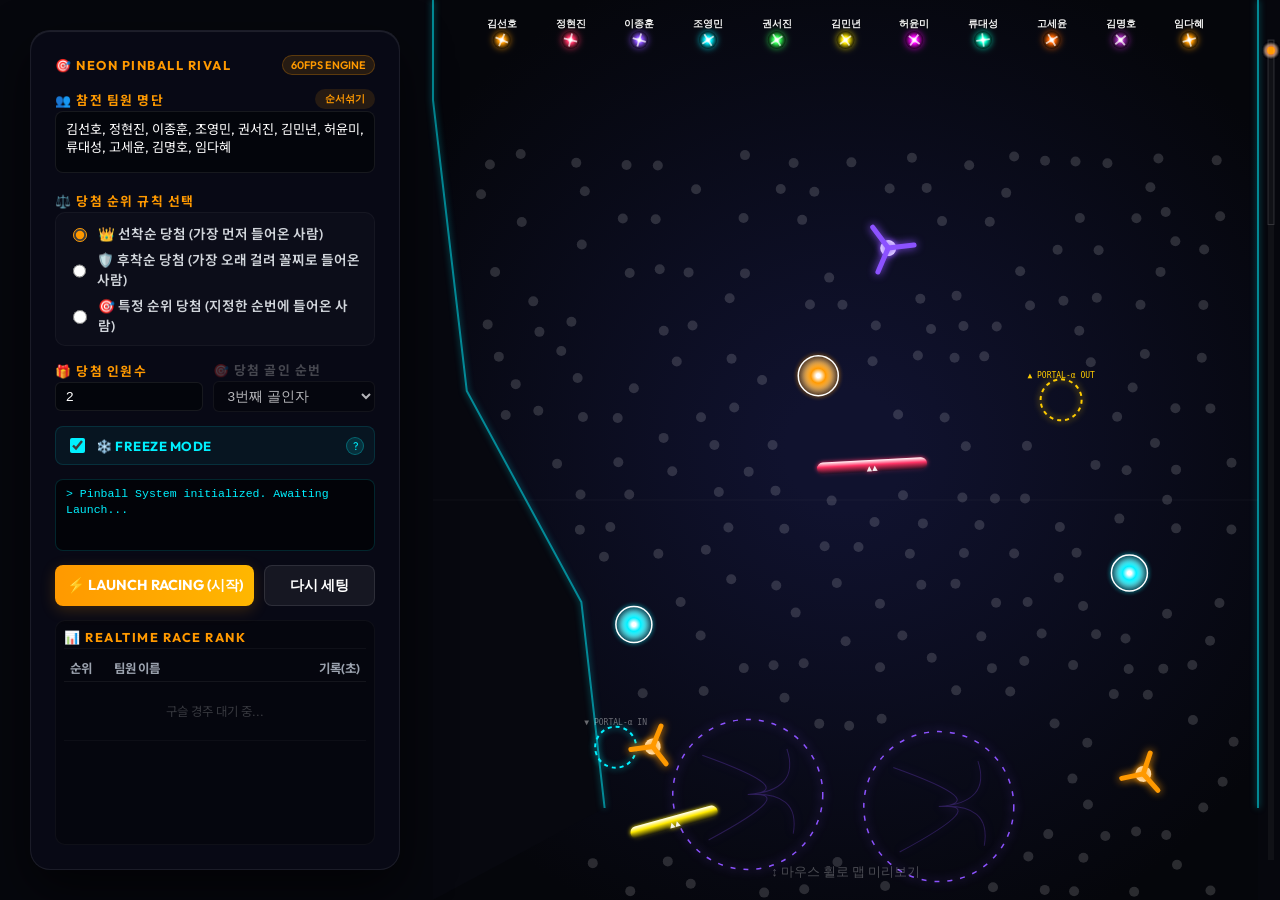
<file: pinball_game.html>
<!DOCTYPE html>
<html lang="ko">
<head>
  <meta charset="UTF-8">
  <meta name="viewport" content="width=device-width, initial-scale=1.0">
  <title>네온 핀볼 구슬 경주 (Neon Pinball Ball Race)</title>
  
  <!-- Google Fonts (Outfit & Noto Sans KR) -->
  <link rel="preconnect" href="https://fonts.googleapis.com">
  <link rel="preconnect" href="https://fonts.gstatic.com" crossorigin>
  <link href="https://fonts.googleapis.com/css2?family=Outfit:wght@300;400;600;800&family=Noto+Sans+KR:wght@300;400;700;900&family=Inter:wght@300;400;600;700&display=swap" rel="stylesheet">

  <style>
    :root {
      --bg-dark: #06070d;
      --bg-card: rgba(10, 12, 26, 0.72);
      --border-card: rgba(255, 255, 255, 0.08);
      --aws-orange: #ff9900;
      --neon-violet: #8c52ff;
      --neon-blue: #00f0ff;
      --text-main: #f3f4f6;
      --text-muted: #9ca3af;
    }

    body {
      font-family: 'Outfit', 'Noto Sans KR', 'Inter', sans-serif !important;
      background-color: var(--bg-dark) !important;
      color: var(--text-main) !important;
      margin: 0;
      padding: 0;
      overflow: hidden;
      width: 100vw;
      height: 100vh;
    }

    /* 핀볼 실시간 렌더링 캔버스 (전체 배경화) */
    #pinball-canvas {
      position: absolute;
      top: 0;
      left: 0;
      width: 100%;
      height: 100%;
      z-index: 1;
      background: radial-gradient(circle at 50% 30%, #0d0f22 0%, #05060b 80%);
    }

    /* 홀로그램 플로팅 유리 제어판 (좌측 정렬) */
    .pinball-control-panel {
      position: absolute;
      top: 30px;
      left: 30px;
      width: 370px;
      height: calc(100vh - 60px);
      z-index: 2;
      background: var(--bg-card);
      backdrop-filter: blur(16px);
      -webkit-backdrop-filter: blur(16px);
      border: 1px solid var(--border-card);
      border-radius: 20px;
      padding: 24px;
      box-sizing: border-box;
      box-shadow: 0 20px 50px rgba(0, 0, 0, 0.6),
                  inset 0 1px 1px rgba(255, 255, 255, 0.1);
      display: flex;
      flex-direction: column;
      gap: 14px;
      pointer-events: auto;
    }

    /* 설정 타이틀 */
    .panel-section-title {
      font-size: 0.8rem;
      font-weight: 700;
      color: var(--aws-orange);
      letter-spacing: 1.5px;
      text-transform: uppercase;
      margin-bottom: 2px;
    }

    /* 다크 입력 폼 */
    .panel-textarea {
      width: 100%;
      height: 62px;
      background: rgba(0, 0, 0, 0.45);
      border: 1px solid rgba(255, 255, 255, 0.08);
      border-radius: 8px;
      color: #fff;
      padding: 8px 10px;
      font-family: inherit;
      font-size: 0.82rem;
      resize: none;
      outline: none;
      box-sizing: border-box;
      line-height: 1.4;
    }

    .panel-textarea:focus {
      border-color: var(--aws-orange);
    }

    /* 라디오 그룹 포맷 */
    .rule-radio-group {
      display: flex;
      flex-direction: column;
      gap: 6px;
      background: rgba(255, 255, 255, 0.02);
      border: 1px solid rgba(255, 255, 255, 0.04);
      padding: 10px 12px;
      border-radius: 10px;
    }

    .rule-radio-item {
      display: flex;
      align-items: center;
      gap: 8px;
      cursor: pointer;
      font-size: 0.85rem;
      color: #d1d5db;
      font-weight: 600;
    }

    .rule-radio-item input[type="radio"] {
      accent-color: var(--aws-orange);
      cursor: pointer;
      width: 14px;
      height: 14px;
    }

    /* 가상 코드가 흐르는 터미널 로그 */
    #pinball-terminal {
      width: 100%;
      height: 72px;
      background: rgba(0, 0, 0, 0.6);
      border: 1px solid rgba(0, 240, 255, 0.15);
      border-radius: 8px;
      font-family: 'Courier New', monospace;
      font-size: 0.72rem;
      color: #00f0ff;
      padding: 6px 10px;
      box-sizing: border-box;
      overflow-y: auto;
      line-height: 1.35;
    }

    /* 버튼 스타일 */
    .panel-btn {
      padding: 10px;
      border: none;
      border-radius: 8px;
      color: #fff;
      font-family: 'Outfit', sans-serif;
      font-size: 0.9rem;
      font-weight: 700;
      cursor: pointer;
      transition: all 0.25s ease;
    }

    .btn-orange {
      background: linear-gradient(90deg, var(--aws-orange), #ffb700);
      box-shadow: 0 4px 15px rgba(255, 153, 0, 0.2);
    }
    .btn-orange:hover:not(:disabled) {
      transform: translateY(-1px);
      box-shadow: 0 6px 20px rgba(255, 153, 0, 0.35);
    }

    .btn-reset {
      background: rgba(255, 255, 255, 0.06);
      border: 1px solid rgba(255, 255, 255, 0.1);
    }
    .btn-reset:hover {
      background: rgba(255, 255, 255, 0.12);
    }

    .badge {
      display: inline-block;
      padding: 3px 10px;
      border-radius: 99px;
      font-size: 0.75rem;
      font-weight: 600;
      background: rgba(255, 255, 255, 0.08);
      border: 1px solid rgba(255, 255, 255, 0.08);
      color: #fff;
    }

    .badge.orange {
      background: rgba(255, 153, 0, 0.12);
      border-color: rgba(255, 153, 0, 0.25);
      color: var(--aws-orange);
    }

    /* 실시간 리더보드 테이블 */
    .leaderboard-container {
      flex: 1;
      background: rgba(0,0,0,0.3);
      border: 1px solid rgba(255,255,255,0.04);
      border-radius: 10px;
      padding: 8px;
      overflow-y: auto;
      box-sizing: border-box;
    }

    .leaderboard-table {
      width: 100%;
      border-collapse: collapse;
      font-size: 0.78rem;
    }

    .leaderboard-table th {
      color: var(--text-muted);
      font-weight: 700;
      text-align: left;
      padding: 4px 6px;
      border-bottom: 1px solid rgba(255,255,255,0.06);
    }

    .leaderboard-table td {
      padding: 5px 6px;
      color: #e5e7eb;
      border-bottom: 1px solid rgba(255,255,255,0.03);
    }

    .leaderboard-rank {
      font-weight: 800;
      width: 32px;
    }
    .leaderboard-rank.top-rank {
      color: var(--aws-orange);
    }

    /* 당첨 오버레이 팝업 카드 (중앙 플로팅 연출) */
    .pinball-modal {
      position: absolute;
      top: 50%;
      left: 58%;
      transform: translate(-50%, -50%);
      width: 450px;
      background: rgba(18, 20, 38, 0.95);
      border: 2px solid var(--aws-orange);
      border-radius: 24px;
      padding: 36px;
      text-align: center;
      z-index: 10;
      box-shadow: 0 25px 60px rgba(255, 153, 0, 0.3),
                  inset 0 1px 1px rgba(255, 255, 255, 0.15);
      display: none;
      animation: cardPop 0.4s cubic-bezier(0.175, 0.885, 0.32, 1.275);
      pointer-events: auto;
    }

    @keyframes cardPop {
      0% { transform: translate(-50%, -50%) scale(0.7) translateY(30px); opacity: 0; }
      100% { transform: translate(-50%, -50%) scale(1) translateY(0); opacity: 1; }
    }
    
    .modal-winner-badge {
      font-size: 0.82rem;
      color: var(--aws-orange);
      font-weight: 700;
      letter-spacing: 2px;
      text-transform: uppercase;
      margin-top: 6px;
    }
    
    .modal-winner-names {
      font-size: 2.2rem;
      font-weight: 800;
      color: #fff;
      margin: 12px 0 18px 0;
      line-height: 1.3;
    }

    /* ❄️ Freeze Mode 호버 토스트 */
    .freeze-hint {
      position: relative;
      display: inline-flex;
      align-items: center;
      justify-content: center;
      width: 16px; height: 16px;
      background: rgba(0,240,255,0.12);
      border: 1px solid rgba(0,240,255,0.28);
      border-radius: 50%;
      font-size: 0.68rem;
      color: #00f0ff;
      cursor: default;
      flex-shrink: 0;
    }
    .freeze-hint .freeze-toast {
      position: absolute;
      left: 22px; top: 50%;
      transform: translateY(-50%) translateX(4px);
      width: 210px;
      background: rgba(4, 10, 24, 0.97);
      border: 1px solid rgba(0,240,255,0.25);
      border-radius: 8px;
      padding: 9px 12px;
      font-size: 0.72rem;
      color: #9de8f8;
      line-height: 1.5;
      opacity: 0;
      pointer-events: none;
      transition: opacity 0.18s ease, transform 0.18s ease;
      z-index: 30;
      white-space: normal;
      box-shadow: 0 4px 20px rgba(0,240,255,0.12);
    }
    .freeze-hint:hover .freeze-toast {
      opacity: 1;
      transform: translateY(-50%) translateX(0);
    }
  </style>
</head>
<body>

  <!-- 핀볼 구슬 레이싱 렌더링 캔버스 -->
  <canvas id="pinball-canvas" width="1280" height="720"></canvas>

  <!-- 홀로그램 제어 패널 카드 (UI) -->
  <div class="pinball-control-panel">
    <div style="display:flex; justify-content:space-between; align-items:center;">
      <div class="panel-section-title" style="margin:0;">🎯 NEON PINBALL RIVAL</div>
      <span class="badge orange" style="font-size:0.68rem; padding: 2px 8px;">60FPS ENGINE</span>
    </div>

    <!-- 팀원 명단 입력 -->
    <div>
      <div style="display:flex; justify-content:space-between; align-items:center; margin-bottom:2px;">
        <div class="panel-section-title" style="margin:0;">👥 참전 팀원 명단</div>
        <button id="btn-shuffle-members" class="badge orange" style="font-size:0.65rem; border:none; cursor:pointer;">순서섞기</button>
      </div>
      <textarea id="pinball-members" class="panel-textarea" placeholder="쉼표로 구분하여 입력">김선호, 정현진, 이종훈, 조영민, 권서진, 김민년, 허윤미, 류대성, 고세윤, 김명호, 임다혜</textarea>
    </div>

    <!-- 당첨 룰 설정 라디오 버튼 -->
    <div>
      <div class="panel-section-title">⚖️ 당첨 순위 규칙 선택</div>
      <div class="rule-radio-group">
        <label class="rule-radio-item">
          <input type="radio" name="pinball-rule" value="first" checked>
          👑 선착순 당첨 (가장 먼저 들어온 사람)
        </label>
        <label class="rule-radio-item">
          <input type="radio" name="pinball-rule" value="last">
          🛡️ 후착순 당첨 (가장 오래 걸려 꼴찌로 들어온 사람)
        </label>
        <label class="rule-radio-item">
          <input type="radio" name="pinball-rule" value="specific">
          🎯 특정 순위 당첨 (지정한 순번에 들어온 사람)
        </label>
      </div>
    </div>

    <!-- 가변 인풋 셋 (당첨 인원 / 특정 순번) -->
    <div style="display: grid; grid-template-columns: 1fr 1.1fr; gap: 10px; align-items: center;">
      <div>
        <div class="panel-section-title" id="lbl-win-count">🎁 당첨 인원수</div>
        <input type="number" id="pinball-win-count" min="1" max="11" value="2" style="width:100%; padding:6px 10px; background:rgba(0,0,0,0.45); border:1px solid rgba(255,255,255,0.08); border-radius:6px; color:#fff; font-size:0.85rem; box-sizing:border-box; outline:none;">
      </div>
      <div>
        <div class="panel-section-title" id="lbl-specific-rank" style="color: rgba(255,255,255,0.25);">🎯 당첨 골인 순번</div>
        <select id="pinball-specific-rank" disabled style="width:100%; padding:6px 10px; background:rgba(0,0,0,0.45); border:1px solid rgba(255,255,255,0.08); border-radius:6px; color:#fff; font-size:0.85rem; box-sizing:border-box; outline:none; cursor:not-allowed;">
          <option value="1">1번째 골인자</option>
          <option value="2">2번째 골인자</option>
          <option value="3" selected>3번째 골인자</option>
          <option value="4">4번째 골인자</option>
          <option value="5">5번째 골인자</option>
        </select>
      </div>
    </div>

    <!-- ❄️ Freeze Mode 토글 -->
    <div style="display:flex; align-items:center; gap:8px; padding:8px 10px; background:rgba(0,240,255,0.05); border:1px solid rgba(0,240,255,0.12); border-radius:8px;">
      <input type="checkbox" id="freeze-mode-toggle" checked style="accent-color:#00f0ff; width:15px; height:15px; cursor:pointer; flex-shrink:0;">
      <label for="freeze-mode-toggle" style="font-size:0.82rem; font-weight:700; color:#00f0ff; cursor:pointer; letter-spacing:0.5px; flex:1;">❄️ FREEZE MODE</label>
      <span class="freeze-hint">?
        <div class="freeze-toast">하단 30% 구간에서 확률적으로 공이 정지됩니다.</div>
      </span>
    </div>

    <!-- 터미널 모니터 로그 -->
    <div id="pinball-terminal">> Pinball System initialized. Awaiting Launch...</div>

    <!-- 조작 버튼들 -->
    <div style="display: grid; grid-template-columns: 1.8fr 1fr; gap: 10px;">
      <button id="btn-pinball-launch" class="panel-btn btn-orange">⚡ LAUNCH RACING (시작)</button>
      <button id="btn-pinball-reset" class="panel-btn btn-reset">다시 세팅</button>
    </div>

    <!-- 실시간 리더보드 테이블 -->
    <div class="leaderboard-container">
      <div class="panel-section-title" style="margin-bottom:6px; border-bottom: 1px solid rgba(255,255,255,0.04); padding-bottom:3px;">📊 REALTIME RACE RANK</div>
      <table class="leaderboard-table">
        <thead>
          <tr>
            <th class="leaderboard-rank">순위</th>
            <th>팀원 이름</th>
            <th style="text-align:right;">기록(초)</th>
          </tr>
        </thead>
        <tbody id="leaderboard-body">
          <tr>
            <td colspan="3" style="text-align:center; color:rgba(255,255,255,0.2); padding: 20px 0;">구슬 경주 대기 중...</td>
          </tr>
        </tbody>
      </table>
    </div>
  </div>

  <!-- 공중 플로팅 당첨 팝업 모달 -->
  <div id="pinball-result-modal" class="pinball-modal">
    <div style="font-size: 2.5rem; margin-bottom: 6px;">🏆☕🎉</div>
    <div class="modal-winner-badge" id="modal-rule-title">Synapse Attention Winner</div>
    <h2 class="modal-winner-names" id="pinball-winner-text">홍길동, 김철수</h2>
    <p style="font-size: 0.95rem; color: #cbd5e1; margin-bottom: 24px; line-height: 1.45;">축하합니다!</p>
    <button id="btn-modal-close" class="panel-btn btn-reset" style="padding: 8px 30px; font-size: 0.85rem;">확인 및 닫기</button>
  </div>

  <!-- 핀볼 자바스크립트 엔진 (순수 격리 아케이드 가동) -->
  <script>
    // ==========================================
    // NEON PINBALL BALL RACE CONFIG & CONSTANTS
    // ==========================================
    const GAME_VWIDTH = 825;    // 가상 가로 너비 (구슬 경주가 이뤄지는 공간)
    const GAME_VHEIGHT = 3200;  // 가상 가로 높이 (3200px 대규모 맵)
    let GAME_X_OFFSET = 415;  // 캔버스 가로 내 핀볼 영역 오프셋 (창 크기에 따라 동적 재계산)

    const FUNNEL_TOP_Y = 2960;  // 지그재그 벽 종료 및 깔때기 수축 시작 Y축
    const GOAL_Y = 3120;        // 최종 센서 골인선 Y축

    let cameraY = 0;            // 뷰포트 종스크롤 카메라 Y좌표

    let pinballCanvas, pinballCtx;
    let pinballAnimId = null;
    let pinballBalls = [];
    let pinballPegs = [];
    let pinballSpinners = [];
    let pinballBumpers = [];
    let pinballPortals = [];
    let pinballVortexes = [];
    let pinballLaunchPads = [];
    let pinballFinishedBalls = [];
    
    let pinballGameRunning = false;
    let pinballConfettiParticles = [];
    let pinballNearMissSparks = [];
    let varChecking = false;
    let varTimer = 0;
    let varTriggered = false; // VAR Photo Finish가 이번 레이스에서 실행되었는지 플래그
    let currentRule = 'first';
    let winCount = 2;
    let specificRank = 3;
    let wallProfile = [];
    let funnelLeftX = 0;
    let funnelRightX = GAME_VWIDTH;
    let raceStartTime = 0;
    let hasAnnouncedWinners = false;
    let camDramaTimer = 0;      // 드라마 컷 잔여 프레임
    let camDramaTarget = null;  // 드라마 컷 포커스 구슬
    let decisiveMomentActive = false; // 결승 순간 진입 여부 (첫 프레임 스냅용)
    let freezeModeEnabled = true; // ❄️ Freeze Mode 활성화 여부
    let prevRankOrder = [];     // 역전 감지용 이전 프레임 순위 배열
    let overtakeParticles = []; // 역전! 텍스트 파티클
    let currentLeaderId = -1;  // 현재 선두 구슬 ID
    let crownFlashTimer = 0;   // 왕관 교체 플래시 타이머


    // ── 클래스 정의 ──────────────────────────────

    // 포탈 정의 클래스 (단방향: 아래 입구 -> 위 출구)
    class TeleportPortal {
      constructor(x1, y1, x2, y2, color, name) {
        this.x1 = x1;
        this.y1 = y1;
        this.x2 = x2;
        this.y2 = y2;
        this.r = 18;
        this.color = color;
        this.name = name;
        this.pulse = 0;
      }
      draw(ctx) {
        this.pulse += 0.05;
        const glow = this.r + Math.sin(this.pulse) * 3;
        
        // 입구 (x1, y1) - 아래쪽 입구
        ctx.save();
        ctx.strokeStyle = this.color;
        ctx.lineWidth = 2;
        ctx.shadowBlur = 6;
        ctx.shadowColor = this.color;
        ctx.setLineDash([4, 4]);
        ctx.beginPath();
        ctx.arc(this.x1, this.y1, glow, 0, Math.PI*2);
        ctx.stroke();
        ctx.restore();

        // 입구 이름 태그 표시 (P-4: ctx 상태 오염 방지)
        ctx.save();
        ctx.fillStyle = 'rgba(255,255,255,0.4)';
        ctx.font = '8px monospace';
        ctx.textAlign = 'center';
        ctx.fillText(`▼ ${this.name} IN`, this.x1, this.y1 - this.r - 4);
        ctx.restore();

        // 출구 (x2, y2) - 위쪽 출구 (금색 테두리)
        ctx.save();
        ctx.strokeStyle = '#ffcc00';
        ctx.lineWidth = 2;
        ctx.shadowBlur = 6;
        ctx.shadowColor = '#ffcc00';
        ctx.setLineDash([4, 4]);
        ctx.beginPath();
        ctx.arc(this.x2, this.y2, glow, 0, Math.PI*2);
        ctx.stroke();
        ctx.restore();

        ctx.save();
        ctx.fillStyle = '#ffcc00';
        ctx.font = '8px monospace';
        ctx.textAlign = 'center';
        ctx.fillText(`▲ ${this.name} OUT`, this.x2, this.y2 - this.r - 4);
        ctx.restore();
      }
    }

    // 회전 스피너 클래스
    class Spinner {
      constructor(x, y, r, color) {
        this.x = x;
        this.y = y;
        this.r = r;
        this.angle = Math.random() * Math.PI;
        this.angularVelocity = 0.02;
        this.color = color;
        this.bladeCount = 3;
      }
      update() {
        this.angle += this.angularVelocity;
        this.angularVelocity *= 0.985;
        if (Math.abs(this.angularVelocity) < 0.002) this.angularVelocity = 0.002;
      }
      draw(ctx) {
        ctx.save();
        ctx.translate(this.x, this.y);
        ctx.rotate(this.angle);
        
        ctx.beginPath();
        ctx.arc(0, 0, 8, 0, Math.PI*2);
        ctx.fillStyle = '#fff';
        ctx.shadowBlur = 6;
        ctx.shadowColor = this.color;
        ctx.fill();

        ctx.shadowBlur = 8;
        for (let i = 0; i < this.bladeCount; i++) {
          const theta = (i * 2 * Math.PI) / this.bladeCount;
          ctx.beginPath();
          ctx.moveTo(0, 0);
          ctx.lineTo(Math.cos(theta) * this.r, Math.sin(theta) * this.r);
          ctx.strokeStyle = this.color;
          ctx.lineWidth = 5;
          ctx.lineCap = 'round';
          ctx.stroke();
        }
        ctx.restore();
        ctx.shadowBlur = 0;
      }
    }

    // 네온 탄성 범퍼 클래스
    class SuperBumper {
      constructor(x, y, r, color) {
        this.x = x;
        this.y = y;
        this.r = r;
        this.color = color;
        this.pulse = 0;
      }
      trigger() {
        this.pulse = 1.0;
      }
      update() {
        this.pulse *= 0.9;
      }
      draw(ctx) {
        const radius = this.r + this.pulse * 5;
        let grad = ctx.createRadialGradient(this.x, this.y, 2, this.x, this.y, radius);
        grad.addColorStop(0, '#fff');
        grad.addColorStop(0.3, this.color);
        grad.addColorStop(1, 'rgba(255, 255, 255, 0.0)');
        
        ctx.save();
        ctx.shadowBlur = this.pulse > 0.05 ? 8 + this.pulse * 10 : 4;
        ctx.shadowColor = this.color;
        ctx.fillStyle = grad;
        ctx.beginPath();
        ctx.arc(this.x, this.y, radius, 0, Math.PI*2);
        ctx.fill();
        
        ctx.strokeStyle = '#fff';
        ctx.lineWidth = 1.5 + this.pulse * 2;
        ctx.beginPath();
        ctx.arc(this.x, this.y, this.r, 0, Math.PI*2);
        ctx.stroke();
        ctx.restore();
      }
    }

    // 중력 지연 와류 영역
    class SlowVortex {
      constructor(x, y, r, color) {
        this.x = x;
        this.y = y;
        this.r = r;
        this.color = color;
        this.pulse = 0;
      }
      draw(ctx) {
        this.pulse += 0.02;
        ctx.save();
        ctx.strokeStyle = this.color;
        ctx.lineWidth = 1.5;
        ctx.setLineDash([5, 8]);
        ctx.shadowBlur = 10;
        ctx.shadowColor = this.color;
        
        ctx.beginPath();
        ctx.arc(this.x, this.y, this.r, 0, Math.PI*2);
        ctx.stroke();
        
        ctx.translate(this.x, this.y);
        ctx.rotate(-this.pulse);
        ctx.strokeStyle = 'rgba(140, 82, 255, 0.25)';
        ctx.setLineDash([]);
        ctx.lineWidth = 1;
        ctx.beginPath();
        for(let i = 0; i < 4; i++) {
          ctx.moveTo(0,0);
          ctx.quadraticCurveTo(this.r/2, this.r/2, Math.cos(i * Math.PI/2)*this.r*0.8, Math.sin(i * Math.PI/2)*this.r*0.8);
        }
        ctx.stroke();
        ctx.restore();
      }
    }

    // 상향 발사대 클래스
    class LaunchPad {
      constructor(x, y, w, color, angle = 0, slideSpeed = 0.55, slideRange = 52) {
        this.x = x;
        this.y = y;
        this.baseX = x;   // 초록판 좌우 이동 기준점
        this.w = w;
        this.h = 12;
        this.color = color;
        this.pulse = 0;
        this.angle = angle;
        this.slideDir = 1;
        this.slideSpeed = slideSpeed;
        this.slideRange = slideRange;
      }
      trigger() { this.pulse = 1.0; }
      update() {
        this.pulse *= 0.88;
        // 노란판: 천천히 360° 회전
        if (this.color === '#ffea00') this.angle += 0.006;
        // 초록판: 좌우 왕복 이동
        if (this.color === '#33ff57') {
          this.x += this.slideDir * this.slideSpeed;
          if (Math.abs(this.x - this.baseX) >= this.slideRange) this.slideDir *= -1;
        }
      }
      draw(ctx) {
        ctx.save();
        ctx.translate(this.x, this.y);
        ctx.rotate(this.angle);
        
        ctx.shadowBlur = this.pulse > 0.05 ? 6 + this.pulse * 12 : 4;
        ctx.shadowColor = this.color;
        
        const grad = ctx.createLinearGradient(0, 0, 0, this.h);
        grad.addColorStop(0, '#fff');
        grad.addColorStop(0.4, this.color);
        grad.addColorStop(1, 'rgba(0,0,0,0.2)');
        ctx.fillStyle = grad;
        
        ctx.beginPath();
        ctx.roundRect(-this.w/2, 0, this.w, this.h + this.pulse * 5, 6);
        ctx.fill();
        
        ctx.fillStyle = 'rgba(255,255,255,0.9)';
        ctx.font = 'bold 9px monospace';
        ctx.textAlign = 'center';
        ctx.fillText('▲▲', 0, this.h - 1);
        ctx.restore();
      }
    }

    // 핀(장애물) 클래스
    class Peg {
      constructor(x, y, r) {
        this.x = x;
        this.y = y;
        this.r = r;
        this.pulse = 0;
      }
      trigger() {
        this.pulse = 1.0;
      }
      update() {
        this.pulse *= 0.88;
      }
      draw(ctx) {
        ctx.beginPath();
        ctx.arc(this.x, this.y, this.r, 0, Math.PI*2);
        if (this.pulse > 0.05) {
          ctx.fillStyle = `rgba(255, 255, 255, ${0.4 + this.pulse * 0.6})`;
          ctx.shadowBlur = this.pulse * 12;
          ctx.shadowColor = '#00f0ff';
        } else {
          ctx.fillStyle = 'rgba(255, 255, 255, 0.15)';
          ctx.shadowBlur = 0;
        }
        ctx.fill();
      }
    }

    // 레이싱 구슬 클래스
    class RacingBall {
      constructor(id, name, x, y, color) {
        this.id = id;
        this.name = name;
        this.x = x;
        this.y = y;
        this.vx = 0;
        this.vy = 0;
        this.r = 9;
        this.color = color;
        this.gravity = 0.13;
        // 1. 저항 랜덤 계수: 0.991 ~ 0.996
        this.friction = 0.991 + Math.random() * 0.005;
        this.restitution = 0.58; // 탄성 반사 상향 보강
        this.isFinished = false;
        this.finishTime = 0;
        this.portalCooldown = 0;

        // Near Miss 및 카오스 전용 개별 속성
        this.nearMissTimer = 0;
        this.nearMissCooldown = 0;
        this.superChargeTimer = 0; // 충돌 폭주 연출용 프레임 타이머
        this.angle = Math.random() * Math.PI * 2;
        this.angularVelocity = 0;
        this.overtakeCooldown = 0;  // 역전 이펙트 재발동 방지
      }
      update() {
        if (!pinballGameRunning) return;

        // 13. 골인 이후에도 바닥에서 끈적하게 미끄러지고 부딪치며 순서 섞이게 하기
        if (this.isFinished) {
          this.vy += this.gravity;
          this.vx *= 0.955; // 바닥 얼음 미끄러짐 (관성 슬라이딩)
          this.vy *= 0.955;

          this.x += this.vx;
          this.y += this.vy;

          const floorY = GOAL_Y + 38;
          if (this.y + this.r >= floorY) {
            this.y = floorY - this.r;
            this.vy = -Math.abs(this.vy) * 0.15; // 가볍게 튕김
            this.vx += (Math.random() - 0.5) * 0.12; // 미세 진동
          }

          if (this.x - this.r < 300) {
            this.x = 300 + this.r;
            this.vx = Math.abs(this.vx) * this.restitution + 0.1;
          } else if (this.x + this.r > GAME_VWIDTH - 300) {
            this.x = GAME_VWIDTH - 300 - this.r;
            this.vx = -Math.abs(this.vx) * this.restitution - 0.1;
          }
          return;
        }

        if (this.portalCooldown > 0) this.portalCooldown--;
        if (this.nearMissCooldown > 0) this.nearMissCooldown--;
        if (this.superChargeTimer > 0) this.superChargeTimer--;

        // Near Miss 무중력 호버링 / 좌우 부르르 물리 효과 주입
        if (this.nearMissTimer > 0) {
          this.nearMissTimer--;
          this.vy += this.gravity * 0.15; // 중력 15%로 격감 (무중력감)
          this.vy *= 0.85;                // 극단적 마찰 감속 (잠깐 정지 느낌)
          this.vx += Math.sin(this.nearMissTimer * 0.8) * 1.5; // 좌우 부르르 셰이킹

          if (this.nearMissTimer === 0) {
            this.vy = -4.5 - Math.random() * 2.5; // 위로 강하게 튕김
            this.vx = (Math.random() - 0.5) * 6.5;
            this.superChargeTimer = 65; // 폭주 상태 활성화
            spawnNearMissSparks(this.x, this.y, this.color);
            pinballLog(`${this.name} REBOUNDS! Escape Velocity Active.`);
          }
        } else {
          this.vy += this.gravity;
        }

        this.vx *= this.friction;
        this.vy *= this.friction;

        // 최저 속도 슬립 감속 (속도 극소화 시 더 끈적하게 덤핑)
        const speed = Math.hypot(this.vx, this.vy);
        if (speed < 0.25 && speed > 0) {
          this.vx *= 0.90;
          this.vy *= 0.90;
        }

        this.x += this.vx;
        this.y += this.vy;

        // 3. 최대 속도는 17까지 (폭주 시 최대 25로 해제)
        const curMaxSpeed = this.superChargeTimer > 0 ? 23 : 17;
        if (speed > curMaxSpeed) {
          this.vx = (this.vx / speed) * curMaxSpeed;
          this.vy = (this.vy / speed) * curMaxSpeed;
        }

        const _w = getWallAtY(this.y);
        if (this.x - this.r < _w.lx) {
          this.x = _w.lx + this.r;
          this.vx = Math.abs(this.vx) * this.restitution + 0.3;
        } else if (this.x + this.r > _w.rx) {
          this.x = _w.rx - this.r;
          this.vx = -Math.abs(this.vx) * this.restitution - 0.3;
        }

        if (this.y - this.r < 0) {
          this.y = this.r;
          this.vy = Math.abs(this.vy) * this.restitution;
        }

        if (this.y >= FUNNEL_TOP_Y && this.y <= GOAL_Y) {
          const t = (this.y - FUNNEL_TOP_Y) / (GOAL_Y - FUNNEL_TOP_Y);
          const lx = funnelLeftX + t * (300 - funnelLeftX);
          const rx = funnelRightX - t * (funnelRightX - (GAME_VWIDTH - 300));
          if (this.x - this.r < lx) {
            this.x = lx + this.r;
            this.vx = Math.abs(this.vx) * 1.1 + 1.5;
          }
          if (this.x + this.r > rx) {
            this.x = rx - this.r;
            this.vx = -Math.abs(this.vx) * 1.1 - 1.5;
          }
        }

        // ❄️ Freeze Zone: 하단 30% 전체, 극저속 or 극고속 공 랜덤 발동
        if (freezeModeEnabled && !this.isFinished && this.nearMissTimer === 0 && this.nearMissCooldown === 0) {
          if (this.y >= GAME_VHEIGHT * 0.70) {
            const _spd = Math.hypot(this.vx, this.vy);
            const _slow = _spd < 2.0;   // 거의 멈춘 공
            const _fast = _spd > 9.0;  // 폭주 중인 공
            const _chance = _slow ? 0.010 : _fast ? 0.020 : 0;
            if (_chance > 0 && Math.random() < _chance) {
              this.nearMissTimer = 45;
              this.nearMissCooldown = 240; // 4초 쿨다운
              camDramaTarget = this;
              camDramaTimer = 65;
              pinballLog(`${this.name} FREEZE! ${_slow ? 'Too slow...' : 'Too fast!'}`);
            }
          }
        }

        if (this.y + this.r >= GOAL_Y) {
          this.isFinished = true;
          this.finishTime = Date.now();
          registerFinishedBall(this);
        }
      }
      draw(ctx) {
        if (this.superChargeTimer > 0) {
          ctx.save();
          ctx.strokeStyle = this.color;
          ctx.lineWidth = this.r * 1.3;
          ctx.lineCap = 'round';
          ctx.shadowBlur = 8;
          ctx.shadowColor = this.color;
          ctx.globalAlpha = (this.superChargeTimer / 65) * 0.45;
          ctx.beginPath();
          ctx.moveTo(this.x, this.y);
          ctx.lineTo(this.x - this.vx * 1.8, this.y - this.vy * 1.8);
          ctx.stroke();
          ctx.restore();
        }

        if (this.nearMissTimer > 0) {
          const wavePhase = (45 - this.nearMissTimer) / 45;
          ctx.save();
          ctx.lineWidth = 2.5;
          ctx.globalAlpha = 1 - wavePhase;

          ctx.strokeStyle = '#ff9900';
          ctx.shadowBlur = 8;
          ctx.shadowColor = '#ff9900';
          ctx.beginPath();
          ctx.arc(this.x, this.y, this.r + wavePhase * 35, 0, Math.PI * 2);
          ctx.stroke();

          if (wavePhase > 0.3) {
            ctx.strokeStyle = '#8c52ff';
            ctx.shadowColor = '#8c52ff';
            ctx.beginPath();
            ctx.arc(this.x, this.y, this.r + (wavePhase - 0.3) * 35, 0, Math.PI * 2);
            ctx.stroke();
          }
          ctx.restore();
        }

        ctx.save();
        ctx.shadowBlur = this.nearMissTimer > 0 ? 12 : 6;
        ctx.shadowColor = this.color;

        let grad = ctx.createRadialGradient(this.x, this.y, 1, this.x, this.y, this.r);
        grad.addColorStop(0, '#fff');
        grad.addColorStop(0.3, this.color);
        grad.addColorStop(1, 'rgba(0,0,0,0.6)');

        ctx.fillStyle = grad;
        ctx.beginPath();
        ctx.arc(this.x, this.y, this.r, 0, Math.PI*2);
        ctx.fill();
        ctx.restore();

        // 십자형 네온 굴림 데칼 회전 시각화
        ctx.save();
        ctx.strokeStyle = 'rgba(255,255,255,0.7)';
        ctx.lineWidth = 1.8;
        ctx.beginPath();
        const cos = Math.cos(this.angle) * (this.r * 0.75);
        const sin = Math.sin(this.angle) * (this.r * 0.75);
        ctx.moveTo(this.x - cos, this.y - sin);
        ctx.lineTo(this.x + cos, this.y + sin);
        ctx.moveTo(this.x + sin, this.y - cos);
        ctx.lineTo(this.x - sin, this.y + cos);
        ctx.stroke();
        ctx.restore();

        ctx.save();
        ctx.shadowBlur = 2;
        ctx.shadowColor = 'rgba(0,0,0,0.9)';
        if (this.nearMissTimer > 0) {
          const blink = Math.floor(Date.now() / 90) % 2 === 0;
          ctx.fillStyle = blink ? '#00f0ff' : '#ffffff';
          ctx.shadowBlur = blink ? 8 : 4;
          ctx.shadowColor = '#00f0ff';
          ctx.font = 'bold 12px Outfit, sans-serif';
          ctx.textAlign = 'center';
          ctx.fillText('❄ Freeze!', this.x, this.y - this.r - 18);
          ctx.font = 'bold 13px Outfit, sans-serif';
        } else {
          ctx.fillStyle = 'rgba(255, 255, 255, 0.95)';
          ctx.font = 'bold 10px Outfit, sans-serif';
          ctx.textAlign = 'center';
        }
        ctx.fillText(this.name, this.x, this.y - this.r - 4);
        ctx.restore();

        // SLOW 표시: 와류 원 안 + 저속 + Freeze! 미노출 상태일 때만 공 안에 작게
        const _inVortex = pinballVortexes.some(v => Math.hypot(this.x - v.x, this.y - v.y) < v.r);
        if (this.nearMissTimer === 0 && !this.isFinished && _inVortex && Math.hypot(this.vx, this.vy) < 2.0) {
          ctx.save();
          ctx.textAlign = 'center';
          ctx.textBaseline = 'middle';
          ctx.font = 'bold 7px Outfit, sans-serif';
          ctx.fillStyle = 'rgba(255,255,255,0.72)';
          ctx.shadowBlur = 2;
          ctx.shadowColor = 'rgba(0,0,0,0.6)';
          ctx.fillText('SLOW', this.x, this.y + 2);
          ctx.restore();
        }

        // 데칼 회전각 업데이트
        this.angularVelocity = (this.vx * 0.05) + (this.nearMissTimer > 0 ? 0.65 : 0);
        this.angle += this.angularVelocity;
      }
    }

    // Near Miss 탈출 튕김 시 흩뿌릴 네온 불꽃 스파크 생성 함수
    function spawnNearMissSparks(x, y, color) {
      const sparkColors = [color, '#ffffff', '#ff9900', '#ff3366'];
      for (let i = 0; i < 18; i++) {
        pinballNearMissSparks.push({
          x: x,
          y: y,
          vx: (Math.random() - 0.5) * 6,
          vy: Math.random() * 4 + 2.5, // 아래로 분사되듯 흩뿌려짐
          r: Math.random() * 2.2 + 1.5,
          color: sparkColors[Math.floor(Math.random() * sparkColors.length)],
          gravity: 0.08,
          life: 40 + Math.floor(Math.random() * 15),
          maxLife: 55
        });
      }
    }

    // ── 맵 및 가변 벽 보간 함수들 ────────────────

    function generateWallProfile() {
      wallProfile = [];
      wallProfile.push({ y: 0,          lx: 0, rx: GAME_VWIDTH });
      wallProfile.push({ y: 100,        lx: 0, rx: GAME_VWIDTH });

      let y = 100;
      let lastLx = 0;
      let lastRx = GAME_VWIDTH;
      while (y < FUNNEL_TOP_Y - 150) {
        const segH = 100 + Math.floor(Math.random() * 200);
        y = Math.min(y + segH, FUNNEL_TOP_Y - 150);

        const lx = Math.random() < 0.70 ? 10 + Math.random() * 180 : 0;
        const rx = GAME_VWIDTH - (Math.random() < 0.70 ? 10 + Math.random() * 180 : 0);
        const safeRx = Math.max(rx, lx + 300);
        lastLx = lx;
        lastRx = Math.min(safeRx, GAME_VWIDTH);
        wallProfile.push({ y, lx: lastLx, rx: lastRx });
      }

      funnelLeftX = lastLx;
      funnelRightX = lastRx;
      wallProfile.push({ y: FUNNEL_TOP_Y, lx: funnelLeftX,  rx: funnelRightX });
      wallProfile.push({ y: GOAL_Y,       lx: 300,          rx: GAME_VWIDTH - 300 });
    }

    function getWallAtY(y) {
      for (let i = 0; i < wallProfile.length - 1; i++) {
        const v0 = wallProfile[i], v1 = wallProfile[i + 1];
        if (y >= v0.y && y <= v1.y) {
          const t = (y - v0.y) / (v1.y - v0.y);
          return {
            lx: v0.lx + t * (v1.lx - v0.lx),
            rx: v0.rx + t * (v1.rx - v0.rx)
          };
        }
      }
      return { lx: 0, rx: GAME_VWIDTH };
    }

    function initPinballMap() {
      generateWallProfile();
      pinballPegs = [];
      pinballSpinners = [];
      pinballBumpers = [];
      pinballPortals = [];
      pinballVortexes = [];
      pinballLaunchPads = [];

      const W  = GAME_VWIDTH;
      const cx = W / 2;

      const rj = (v, range, lo = 40, hi = W - 40) =>
        Math.max(lo, Math.min(hi, v + (Math.random() - 0.5) * 2 * range));
      const rjy = (v, range) =>
        Math.max(100, Math.min(FUNNEL_TOP_Y - 80, v + (Math.random() - 0.5) * 2 * range));
      const rjwall = (v, range, y, margin = 55) => {
        const ww = getWallAtY(y);
        const lo = Math.max(margin, ww.lx + margin);
        const hi = Math.min(W - margin, ww.rx - margin);
        if (lo >= hi) return (lo + hi) / 2;
        return Math.max(lo, Math.min(hi, v + (Math.random() - 0.5) * 2 * range));
      };
      const gkeep = (y) => Math.random() < (0.80 + 0.20 * Math.min(1, y / FUNNEL_TOP_Y));
      const randAngle = () => (Math.random() - 0.5) * (Math.PI * 0.45); // Random angle between -40.5 and +40.5 deg

      // ── 1. 포탈 2개로 감소 (단방향, IN Y가 OUT Y보다 항상 아래에 배치되며 세로 간격은 500px 이하로 제한) ─────
      const portalAlphaInY = rjy(750, 40);
      const portalAlphaOutY = portalAlphaInY - (250 + Math.random() * 200); // IN(AlphaInY) > OUT(AlphaOutY), 간격 250~450px (<= 500px)
      pinballPortals.push(new TeleportPortal(rj(160,70), portalAlphaInY, rj(660,70), portalAlphaOutY, '#00f0ff', 'PORTAL-α'));

      const portalBetaInY = rjy(1850, 40);
      const portalBetaOutY = portalBetaInY - (250 + Math.random() * 200); // IN(BetaInY) > OUT(BetaOutY), 간격 250~450px (<= 500px)
      pinballPortals.push(new TeleportPortal(rj(220,70), portalBetaInY, rj(600,70), portalBetaOutY, '#ff9900', 'PORTAL-β'));

      // ── 2. 슈퍼 범퍼 12개 ──
      { let y=rjy(380,50);  if(gkeep(y)) pinballBumpers.push(new SuperBumper(rjwall(cx,60,y,55),  y, 20, '#ff9900')); }
      { let y=rjy(620,50);  if(gkeep(y)) pinballBumpers.push(new SuperBumper(rjwall(185,60,y,50), y, 18, '#00f0ff')); }
      { let y=rjy(620,50);  if(gkeep(y)) pinballBumpers.push(new SuperBumper(rjwall(640,60,y,50), y, 18, '#00f0ff')); }
      { let y=rjy(960,50);  if(gkeep(y)) pinballBumpers.push(new SuperBumper(rjwall(cx,60,y,55),  y, 22, '#8c52ff')); }
      { let y=rjy(1280,50); if(gkeep(y)) pinballBumpers.push(new SuperBumper(rjwall(140,60,y,50), y, 18, '#ff9900')); }
      { let y=rjy(1280,50); if(gkeep(y)) pinballBumpers.push(new SuperBumper(rjwall(685,60,y,50), y, 18, '#ff9900')); }
      { let y=rjy(1650,50); if(gkeep(y)) pinballBumpers.push(new SuperBumper(rjwall(cx,60,y,55),  y, 22, '#00f0ff')); }
      { let y=rjy(2080,50); pinballBumpers.push(new SuperBumper(rjwall(280,60,y,50), y, 20, '#8c52ff')); }
      { let y=rjy(2080,50); pinballBumpers.push(new SuperBumper(rjwall(545,60,y,50), y, 20, '#8c52ff')); }
      { let y=rjy(2480,50); pinballBumpers.push(new SuperBumper(rjwall(cx,60,y,55),  y, 22, '#ff9900')); }
      { let y=rjy(2780,50); pinballBumpers.push(new SuperBumper(rjwall(200,60,y,50), y, 18, '#00f0ff')); }
      { let y=rjy(2780,50); pinballBumpers.push(new SuperBumper(rjwall(625,60,y,50), y, 18, '#00f0ff')); }

      // ── 3. 스피너 9개 ──
      { let y=rjy(240,40);  if(gkeep(y)) pinballSpinners.push(new Spinner(rjwall(cx,60,y,60),  y, 26, '#8c52ff')); }
      { let y=rjy(730,50);  if(gkeep(y)) pinballSpinners.push(new Spinner(rjwall(140,60,y,55), y, 22, '#ff9900')); }
      { let y=rjy(730,50);  if(gkeep(y)) pinballSpinners.push(new Spinner(rjwall(685,60,y,55), y, 22, '#ff9900')); }
      { let y=rjy(1120,50); if(gkeep(y)) pinballSpinners.push(new Spinner(rjwall(cx,60,y,60),  y, 26, '#00f0ff')); }
      { let y=rjy(1520,50); if(gkeep(y)) pinballSpinners.push(new Spinner(rjwall(180,60,y,55), y, 22, '#8c52ff')); }
      { let y=rjy(1520,50); if(gkeep(y)) pinballSpinners.push(new Spinner(rjwall(645,60,y,55), y, 22, '#8c52ff')); }
      { let y=rjy(1980,50); pinballSpinners.push(new Spinner(rjwall(cx,60,y,60),  y, 26, '#ff9900')); }
      { let y=rjy(2380,50); pinballSpinners.push(new Spinner(rjwall(cx,60,y,60),  y, 26, '#00f0ff')); }
      { let y=rjy(2750,50); pinballSpinners.push(new Spinner(rjwall(cx,60,y,60),  y, 28, '#8c52ff')); }

      // ── 4. 와류 존 5개 ──
      { let y=rjy(820,50);  pinballVortexes.push(new SlowVortex(rjwall(290,60,y,90), y, 75, '#8c52ff')); }
      { let y=rjy(820,50);  pinballVortexes.push(new SlowVortex(rjwall(535,60,y,90), y, 75, '#8c52ff')); }
      { let y=rjy(1900,50); pinballVortexes.push(new SlowVortex(rjwall(240,60,y,90), y, 78, '#8c52ff')); }
      { let y=rjy(1900,50); pinballVortexes.push(new SlowVortex(rjwall(585,60,y,90), y, 78, '#8c52ff')); }
      { let y=rjy(2620,50); pinballVortexes.push(new SlowVortex(rjwall(cx,60,y,90),  y, 83, '#8c52ff')); }

      // ── 5. 상향 발사대 12개 (각도 랜덤 배치) ──
      { let y=rjy(480,50);  if(gkeep(y)) pinballLaunchPads.push(new LaunchPad(rjwall(cx,50,y,80),  y, 110, '#ff3366', randAngle())); }
      { let y=rjy(780,50);  if(gkeep(y)) pinballLaunchPads.push(new LaunchPad(rjwall(190,50,y,75), y, 90,  '#ffea00', randAngle())); }
      { let y=rjy(780,50);  if(gkeep(y)) pinballLaunchPads.push(new LaunchPad(rjwall(635,50,y,75), y, 90,  '#ffea00', randAngle())); }
      { let y=rjy(1100,50); if(gkeep(y)) pinballLaunchPads.push(new LaunchPad(rjwall(cx,50,y,80),  y, 120, '#ff3366', randAngle())); }
      { let y=rjy(1480,50); if(gkeep(y)) pinballLaunchPads.push(new LaunchPad(rjwall(170,50,y,75), y, 70,  '#33ff57', randAngle())); }
      { let y=rjy(1480,50); if(gkeep(y)) pinballLaunchPads.push(new LaunchPad(rjwall(655,50,y,75), y, 70,  '#33ff57', randAngle())); }
      { let y=rjy(1760,50); pinballLaunchPads.push(new LaunchPad(rjwall(cx,50,y,80),  y, 130, '#ff3366', randAngle())); }
      { let y=rjy(2150,50); pinballLaunchPads.push(new LaunchPad(rjwall(250,50,y,75), y, 90,  '#ffea00', randAngle())); }
      { let y=rjy(2150,50); pinballLaunchPads.push(new LaunchPad(rjwall(575,50,y,75), y, 90,  '#ffea00', randAngle())); }
      { let y=rjy(2500,50); pinballLaunchPads.push(new LaunchPad(rjwall(cx,50,y,80),  y, 70,  '#33ff57', randAngle())); }
      { let y=rjy(2850,50); pinballLaunchPads.push(new LaunchPad(rjwall(300,50,y,75), y, 90,  '#ffea00', randAngle())); }
      { let y=rjy(2850,50); pinballLaunchPads.push(new LaunchPad(rjwall(525,50,y,75), y, 90,  '#ffea00', randAngle())); }

      // ── 6. 깔때기 입구 극적 역전 지대 (Reversal Zone - 사용자 커스텀 이미지 배치) ──
      // A. 중앙 분산 장치들 (하늘색 스피너 & 핑크 대형 탄성 범퍼)
      pinballSpinners.push(new Spinner(412.5, 2840, 26, '#00f0ff')); // 가운데 상단 하늘색 스피너
      pinballBumpers.push(new SuperBumper(412.5, 2950, 24, '#ff00ff')); // 가운데 하단 대형 탄성 범퍼

      // B. 깔때기 슬로프 밀착형 대각선 런치패드 2개 (슬로프 경계 Y: 3060 지점에서의 좌우 X 동적 연산)
      const t_lp = (3060 - FUNNEL_TOP_Y) / (GOAL_Y - FUNNEL_TOP_Y);
      const lx_lp = funnelLeftX + t_lp * (300 - funnelLeftX);
      const rx_lp = funnelRightX - t_lp * (funnelRightX - (GAME_VWIDTH - 300));
      pinballLaunchPads.push(new LaunchPad(lx_lp + 25, 3060, 70, '#ffea00', Math.PI * 0.12)); // 노란색 대각선 런치패드 (우상향)
      pinballLaunchPads.push(new LaunchPad(rx_lp - 25, 3060, 70, '#ff3366', -Math.PI * 0.18)); // 빨간색 대각선 런치패드 (좌상향)
      pinballLaunchPads.push(new LaunchPad(cx, 3050, 140, '#33ff57', 0, 1.1, 52)); // 초록 중앙 좌우이동 발사대 (대형)

      // ── 7. 핀(Peg) 랜덤 배치 ── (I-3: 섹션 번호 중복 수정)
      const gapX = 28;
      const gapY = 28;
      const pegStartY = 160;
      const pegEndY   = FUNNEL_TOP_Y - 60;
      const jitter = gapX * 0.55;

      for (let row = 0; pegStartY + row * gapY <= pegEndY; row++) {
        const baseY = pegStartY + row * gapY;
        const rowT = (baseY - pegStartY) / (pegEndY - pegStartY);
        const rowSkipRate = 0.28 - 0.18 * rowT;
        const isOdd = row % 2 === 1;
        const baseOffsetX = isOdd ? gapX / 2 : 0;

        for (let col = 0; ; col++) {
          const bx = baseOffsetX + col * gapX;
          if (bx > W) break;

          if (Math.random() < rowSkipRate) continue;

          const x = bx + (Math.random() - 0.5) * jitter;
          const y = baseY + (Math.random() - 0.5) * gapY * 0.45;

          const wBounds = getWallAtY(y);
          if (x < wBounds.lx + 24 || x > wBounds.rx - 24) continue;

          let skip = false;
          for (const p of pinballPortals) {
            if (Math.hypot(x - p.x1, y - p.y1) < p.r + 24 ||
                Math.hypot(x - p.x2, y - p.y2) < p.r + 24) { skip = true; break; }
          }
          if (!skip) for (const b of pinballBumpers) {
            if (Math.hypot(x - b.x, y - b.y) < b.r + 30) { skip = true; break; }
          }
          if (!skip) for (const s of pinballSpinners) {
            if (Math.hypot(x - s.x, y - s.y) < s.r + 32) { skip = true; break; }
          }
          if (!skip) for (const v of pinballVortexes) {
            if (Math.hypot(x - v.x, y - v.y) < v.r + 20) { skip = true; break; }
          }
          if (!skip) for (const lp of pinballLaunchPads) {
            if (x > lp.x - lp.w/2 - 15 && x < lp.x + lp.w/2 + 15 && Math.abs(y - lp.y) < 32) { skip = true; break; }
          }

          if (!skip) {
            for (const ep of pinballPegs) {
              if (Math.abs(ep.y - y) > 29) continue;
              if (Math.hypot(x - ep.x, y - ep.y) < 29) { skip = true; break; }
            }
          }
          if (!skip) pinballPegs.push(new Peg(x, y, 5));
        }
      }
    }

    // 핀 10% 랜덤 제거
    pinballPegs = pinballPegs.filter(() => Math.random() > 0.10);

    // ── 완주 및 당첨 판독기 ──────────────────

    function registerFinishedBall(ball) {
      if (pinballFinishedBalls.some(b => b.id === ball.id)) return;

      const duration = ((Date.now() - raceStartTime) / 1000).toFixed(2);
      const finishedCount = pinballFinishedBalls.length;

      // 14. 사진 판독 (Photo Finish / VAR) 도입: 깻잎 한 장 차이 동시 골인
      let triggerVAR = false;
      if (!varTriggered && finishedCount > 0) {
        const prevBall = pinballFinishedBalls[finishedCount - 1];
        const timeDiff = parseFloat(duration) - parseFloat(prevBall.duration);

        // 이전 구슬과 골인 시점 시간차가 0.05초(50ms) 이하인 초근접 상황 검출
        if (Math.abs(timeDiff) <= 0.05) {
          if (currentRule === 'first' && finishedCount < winCount) {
            triggerVAR = true;
          } else if (currentRule === 'specific' && finishedCount === specificRank - 1) {
            triggerVAR = true;
          } else if (currentRule === 'last' && finishedCount === pinballBalls.length - winCount - 1) {
            triggerVAR = true;
          }
        }
      }

      pinballFinishedBalls.push({
        id: ball.id,
        name: ball.name,
        color: ball.color,
        duration: duration
      });

      // 골인선 통과 시 관성을 살려서 굴러가도록 살짝 밀어줌 (안착 가이드 충격)
      ball.vy = Math.max(1.2, ball.vy * 0.7); 
      ball.vx = ball.vx * 0.8 + (Math.random() - 0.5) * 1.5;

      renderLeaderboard();

      if (triggerVAR) {
        varChecking = true;
        varTriggered = true;
        varTimer = 140; // 약 2.3초간 슬로우모션 판독 진행
        camDramaTarget = ball; // 골인 구슬에 밀착 줌인 고정
        camDramaTimer = 145;
        pinballLog("🔍 PHOTO FINISH! INITIATING ULTRA VAR SCAN...");
      } else {
        checkWinningConditions();
      }

      if (pinballFinishedBalls.length >= pinballBalls.length) {
        pinballGameRunning = false;
        pinballLog("ALL RUNNERS FINISHED! Race Complete.");
        const btnLaunch = document.getElementById('btn-pinball-launch');
        if (btnLaunch) { btnLaunch.disabled = false; btnLaunch.style.opacity = '1'; }
      }
    }

    function renderLeaderboard() {
      const tbody = document.getElementById('leaderboard-body');
      if (!tbody) return;

      if (pinballFinishedBalls.length === 0) {
        tbody.innerHTML = `<tr><td colspan="3" style="text-align:center; color:rgba(255,255,255,0.2); padding: 20px 0;">구슬 경주 대기 중...</td></tr>`;
        return;
      }

      let html = '';
      pinballFinishedBalls.forEach((b, idx) => {
        const rank = idx + 1;
        const totalForRank = pinballBalls.length;
        const isTop = (currentRule === 'first' && rank <= winCount)
                   || (currentRule === 'last' && rank > totalForRank - winCount);
        const rankClass = isTop ? 'leaderboard-rank top-rank' : 'leaderboard-rank';
        
        html += `
          <tr>
            <td class="${rankClass}">#${rank}</td>
            <td style="display:flex; align-items:center; gap:6px; font-weight:700;">
              <span style="display:inline-block; width:8px; height:8px; border-radius:50%; background:${b.color}; box-shadow:0 0 6px ${b.color};"></span>
              ${b.name}
            </td>
            <td style="text-align:right; font-family:'Courier New', monospace; color:var(--neon-blue); font-weight:600;">${b.duration}s</td>
          </tr>
        `;
      });
      
      tbody.innerHTML = html;
    }

    function checkWinningConditions() {
      if (hasAnnouncedWinners) return;
      if (varChecking) return; // VAR 판독 중에는 우승 발표 유예

      const totalMembers = pinballBalls.length;
      const finishedCount = pinballFinishedBalls.length;

      let winnerList = [];
      let isConditionMet = false;

      if (currentRule === 'first') {
        if (finishedCount >= winCount) {
          winnerList = pinballFinishedBalls.slice(0, winCount);
          isConditionMet = true;
        }
      } else if (currentRule === 'last') {
        // n-m명이 먼저 들어온 순간 종료 → 아직 안 들어온 m명이 당첨
        if (finishedCount >= totalMembers - winCount) {
          winnerList = pinballBalls.filter(b => !b.isFinished);
          isConditionMet = true;
        }
      } else if (currentRule === 'specific') {
        if (finishedCount >= specificRank) {
          winnerList = [pinballFinishedBalls[specificRank - 1]];
          isConditionMet = true;
        }
      }

      if (isConditionMet) {
        hasAnnouncedWinners = true;
        pinballLog("ATTENTION MAP DECIDED! CALCULATING WINNERS...");
        
        setTimeout(() => {
          triggerPinballConfetti();
          showWinningPopup(winnerList);
        }, 800);
      }
    }

    function showWinningPopup(winners) {
      const modal = document.getElementById('pinball-result-modal');
      const textEl = document.getElementById('pinball-winner-text');
      const badgeEl = document.getElementById('modal-rule-title');
      
      if (!modal || !textEl || !badgeEl) return;

      const names = winners.map(w => w.name).join(', ');
      textEl.innerText = names;

      if (currentRule === 'first') {
        badgeEl.innerText = `선착순 ${winCount}명 당첨!`;
        badgeEl.style.color = 'var(--aws-orange)';
      } else if (currentRule === 'last') {
        badgeEl.innerText = `후착순(꼴찌) ${winCount}명 당첨!`;
        badgeEl.style.color = '#8c52ff';
      } else {
        badgeEl.innerText = `단독 ${specificRank}순위 당첨!`;
        badgeEl.style.color = '#00f0ff';
      }

      modal.style.display = 'block';
      pinballLog(`WINNERS ANNOUNCED: ${names}`);
    }

    // ── 런처 및 60FPS 루프 ───────────────────

    function updatePreviewBalls() {
      if (pinballGameRunning) return;
      const ta = document.getElementById('pinball-members');
      if (!ta) return;
      const members = ta.value.split(',').map(n => n.trim()).filter(n => n.length > 0);
      pinballBalls = [];
      if (members.length === 0) return;
      const colorSpectrum = [
        '#ff9900', '#ff3366', '#8c52ff', '#00f0ff', '#33ff57',
        '#ffea00', '#ff00ff', '#00ffcc', '#ff6600', '#9c27b0'
      ];
      const spacing = GAME_VWIDTH / (members.length + 1);
      members.forEach((name, idx) => {
        pinballBalls.push(new RacingBall(idx, name, spacing * (idx + 1), 40, colorSpectrum[idx % colorSpectrum.length]));
      });
    }

    function updateSpecificRankSelect() {
      const ta  = document.getElementById('pinball-members');
      const sel = document.getElementById('pinball-specific-rank');
      if (!ta || !sel) return;
      const names = ta.value.split(',').map(n => n.trim()).filter(n => n.length > 0);
      const count = Math.max(names.length, 1);

      const winInput = document.getElementById('pinball-win-count');
      if (winInput) {
        winInput.max = count;
        if (parseInt(winInput.value) > count) winInput.value = count;
      }

      const prev  = parseInt(sel.value) || 1;
      sel.innerHTML = '';
      names.forEach((_, i) => {
        const opt = document.createElement('option');
        opt.value = i + 1;
        opt.textContent = `${i + 1}번째 골인자`;
        if (i + 1 === prev) opt.selected = true;
        sel.appendChild(opt);
      });

      updatePreviewBalls();
    }

    function shuffleMembers() {
      const ta = document.getElementById('pinball-members');
      if (!ta) return;
      const names = ta.value.split(',').map(n => n.trim()).filter(n => n.length > 0);
      for (let i = names.length - 1; i > 0; i--) {
        const j = Math.floor(Math.random() * (i + 1));
        [names[i], names[j]] = [names[j], names[i]];
      }
      ta.value = names.join(', ');
      updateSpecificRankSelect();
    }

    function pinballLog(msg) {
      const term = document.getElementById('pinball-terminal');
      if (!term) return;
      term.innerHTML += `<div>> ${msg}</div>`;
      // P-2: 로그 최대 20줄 유지 (DOM 비대화 방지)
      const _logEntries = term.querySelectorAll('div');
      if (_logEntries.length > 20) {
        for (let _i = 0; _i < _logEntries.length - 20; _i++) _logEntries[_i].remove();
      }
      term.scrollTop = term.scrollHeight;
    }

    function launchPinballRacing() {
      if (pinballGameRunning) return;

      const membersTextarea = document.getElementById('pinball-members');
      if (!membersTextarea) return;

      const members = membersTextarea.value.split(',')
                                           .map(name => name.trim())
                                           .filter(name => name.length > 0);

      if (members.length === 0) {
        alert("최소 한 명 이상의 팀원 이름을 입력해주세요!");
        return;
      }

      updateSpecificRankSelect();

      const ruleRadio = document.querySelector('input[name="pinball-rule"]:checked');
      currentRule = ruleRadio ? ruleRadio.value : 'first';
      winCount = Math.max(1, parseInt(document.getElementById('pinball-win-count').value) || 1);
      specificRank = Math.max(1, parseInt(document.getElementById('pinball-specific-rank').value) || 1);

      if ((currentRule === 'first' || currentRule === 'last') && winCount > members.length) {
        alert(`당첨 인원수(${winCount}명)가 팀원 수(${members.length}명)보다 많습니다!`);
        return;
      }

      if (currentRule === 'specific' && specificRank > members.length) {
        alert(`골인 순번(${specificRank}위)이 참가 팀원 수(${members.length}명)보다 큽니다! 순번을 낮추거나 인원을 늘려주세요.`);
        return;
      }

      pinballLog("Warming up quantum gravity engines...");
      pinballLog(`LAUNCHING BALL RACE FOR ${members.length} RUNNERS!`);
      
      pinballFinishedBalls = [];
      pinballBalls = [];
      hasAnnouncedWinners = false;
      renderLeaderboard();

      const modal = document.getElementById('pinball-result-modal');
      if (modal) modal.style.display = 'none';

      stopPinballConfetti();

      cameraY = 0;

      const spacing = GAME_VWIDTH / (members.length + 1);
      const colorSpectrum = [
        '#ff9900', '#ff3366', '#8c52ff', '#00f0ff', '#33ff57',
        '#ffea00', '#ff00ff', '#00ffcc', '#ff6600', '#9c27b0'
      ];

      members.forEach((name, idx) => {
        const x = spacing * (idx + 1);
        const y = 40;
        const color = colorSpectrum[idx % colorSpectrum.length];
        pinballBalls.push(new RacingBall(idx, name, x, y, color));
      });

      const btnLaunchEl = document.getElementById('btn-pinball-launch');
      if (btnLaunchEl) { btnLaunchEl.disabled = true; btnLaunchEl.style.opacity = '0.45'; }

      setTimeout(() => {
        raceStartTime = Date.now();
        pinballGameRunning = true;

        varChecking = false;
        varTriggered = false;
        prevRankOrder = [];
        overtakeParticles = [];
        pinballNearMissSparks = [];
        currentLeaderId = -1;
        crownFlashTimer = 0;
        decisiveMomentActive = false;

        pinballBalls.forEach(b => {
          const _t = b.x / GAME_VWIDTH;         // 0(좌끝) ~ 1(우끝) 위치 비율
          const _centerPull = (0.5 - _t) * 9;   // 중앙 방향 편향 (끝 공은 ±4.5px)
          const _jitter = (Math.random() - 0.5) * 2.5; // 살짝 랜덤 ±1.25px
          b.vx = _centerPull + _jitter;
          b.vy = -Math.random() * 8.5 - 3.5;    // 상향 대포알 분출
        });

        pinballLog("RACE IN PROGRESS. QUANTUM ENTANGLEMENT ESTABLISHED.");
      }, 900);
    }

    function animatePinball() {
      pinballAnimId = requestAnimationFrame(animatePinball);
      if (!pinballCanvas || !pinballCtx) return;
      const ctx = pinballCtx;
      const VW = GAME_VWIDTH;
      const VH = GAME_VHEIGHT;
      const CH = pinballCanvas ? pinballCanvas.height : 720; // B-2/I-5: 동적 캔버스 높이 캐싱

      // VAR 슬로우모션 프레임 레이트 팽창 제어
      let shouldRunPhysics = true;
      if (varChecking) {
        varTimer--;
        shouldRunPhysics = (varTimer % 8 === 0); // 8프레임에 1프레임만 물리 전진 (초정밀 슬로우 비디오)
        if (varTimer <= 0) {
          varChecking = false;
          checkWinningConditions(); // 판독 최종 종료 즉시 당첨 확정
        }
      }

      // A. 카메라 스크롤
      const activeBalls = pinballBalls.filter(b => !b.isFinished);
      if (activeBalls.length > 0 && pinballGameRunning) {

        // ── 드라마틱 카메라 시스템 ──────────────────────
        // ① 타이머 감소
        if (camDramaTimer > 0) { camDramaTimer--; if (camDramaTimer === 0) camDramaTarget = null; }

        const _camSorted = [...activeBalls].sort((a, b) => b.y - a.y);

        // ② 근접 경쟁 감지: 1·2위 간격 70px 이내 → 2위 구슬 0.8초 추적 (진짜 접전만)
        if (camDramaTimer === 0 && _camSorted.length >= 2) {
          if (_camSorted[0].y - _camSorted[1].y < 70) {
            camDramaTarget = _camSorted[1];
            camDramaTimer = 50;
          }
        }

        // ③ 확률적 꼴찌 컷: 0.1%/frame → 1.5초 꼴찌 추적
        if (camDramaTimer === 0 && Math.random() < 0.001) {
          camDramaTarget = _camSorted[_camSorted.length - 1];
          camDramaTimer = 90;
        }

        // ④ 파이널 존 진입 시 드라마 해제 후 리더 즉시 추적
        const _anyInFunnel = activeBalls.some(b => b.y > FUNNEL_TOP_Y);
        if (_anyInFunnel) { camDramaTimer = 0; camDramaTarget = null; }

        // ⑤ 포커스 볼 결정
        const _finCnt = pinballFinishedBalls.length;
        let focusBall;
        if (camDramaTarget) {
          focusBall = camDramaTarget;
        } else if (currentRule === 'first') {
          focusBall = activeBalls.reduce((a, b) => b.y > a.y ? b : a);
        } else if (currentRule === 'last') {
          focusBall = activeBalls.reduce((a, b) => b.y > a.y ? b : a); // 탈락 위험 선두 추적
        } else {
          const _s = [...activeBalls].sort((a, b) => b.y - a.y);
          focusBall = _s[Math.min(specificRank - 1, _s.length - 1)];
        }

        // 파이널 존·드라마 컷에서는 고속 lerp 적용
        const _lerp = (_anyInFunnel || camDramaTarget) ? 0.12 : 0.05;
        const targetCY = focusBall.y - CH / 2;
        cameraY += (targetCY - cameraY) * _lerp;
        cameraY = Math.max(0, Math.min(cameraY, VH - CH));
      }

      // B. 배경
      ctx.fillStyle = '#06070d';
      ctx.fillRect(0, 0, pinballCanvas.width, pinballCanvas.height);

      // C. 게임 영역 카메라 변환 적용
      ctx.save();
      ctx.translate(GAME_X_OFFSET, -cameraY);

      const visY0 = cameraY;
      const visY1 = cameraY + CH; // B-2: 동적 화면 높이 기반 컬링 범위
      let bgGrad = ctx.createRadialGradient(VW/2, visY0+CH/2, 60, VW/2, visY0+CH/2, 520);
      bgGrad.addColorStop(0, '#10122e');
      bgGrad.addColorStop(1, '#05060b');
      ctx.fillStyle = bgGrad;
      ctx.fillRect(0, visY0, VW, CH);

      // 가변 벽 그리기
      if (wallProfile.length >= 2) {
        ctx.beginPath();
        ctx.moveTo(0, visY0);
        wallProfile.forEach(v => { if (v.y >= visY0 - 50 && v.y <= visY1 + 50) ctx.lineTo(v.lx, v.y); });
        ctx.lineTo(0, visY1); ctx.closePath();
        ctx.fillStyle = '#07080f'; ctx.fill();
        
        ctx.beginPath();
        wallProfile.forEach((v, i) => { if (v.y >= visY0 - 50 && v.y <= visY1 + 50) { i === 0 || wallProfile[i-1]?.y < visY0 - 50 ? ctx.moveTo(v.lx, v.y) : ctx.lineTo(v.lx, v.y); } });
        ctx.strokeStyle = 'rgba(0,240,255,0.5)'; ctx.lineWidth = 2;
        ctx.shadowBlur = 6; ctx.shadowColor = '#00f0ff'; ctx.stroke(); ctx.shadowBlur = 0;

        ctx.beginPath();
        ctx.moveTo(VW, visY0);
        wallProfile.forEach(v => { if (v.y >= visY0 - 50 && v.y <= visY1 + 50) ctx.lineTo(v.rx, v.y); });
        ctx.lineTo(VW, visY1); ctx.closePath();
        ctx.fillStyle = '#07080f'; ctx.fill();
        
        ctx.beginPath();
        wallProfile.forEach((v, i) => { if (v.y >= visY0 - 50 && v.y <= visY1 + 50) { i === 0 || wallProfile[i-1]?.y < visY0 - 50 ? ctx.moveTo(v.rx, v.y) : ctx.lineTo(v.rx, v.y); } });
        ctx.strokeStyle = 'rgba(0,240,255,0.5)'; ctx.lineWidth = 2;
        ctx.shadowBlur = 6; ctx.shadowColor = '#00f0ff'; ctx.stroke(); ctx.shadowBlur = 0;
      }

      // 깔때기 + 골인선
      ctx.save();
      ctx.strokeStyle = 'rgba(140,82,255,0.5)';
      ctx.lineWidth = 4;
      ctx.shadowBlur = 8;
      ctx.shadowColor = '#8c52ff';
      ctx.beginPath();
      ctx.moveTo(funnelLeftX,  FUNNEL_TOP_Y);
      ctx.lineTo(300,          GOAL_Y);
      ctx.lineTo(300,          GOAL_Y + 40);
      ctx.moveTo(funnelRightX, FUNNEL_TOP_Y);
      ctx.lineTo(VW - 300,     GOAL_Y);
      ctx.lineTo(VW - 300,     GOAL_Y + 40);
      ctx.stroke();
      ctx.shadowBlur = 0;
      
      ctx.fillStyle = 'rgba(0,240,255,0.07)';
      ctx.fillRect(300, GOAL_Y, VW - 600, 40);
      ctx.strokeStyle = '#00f0ff';
      ctx.lineWidth = 2;
      ctx.shadowBlur = 5; ctx.shadowColor = '#00f0ff';
      ctx.strokeRect(300, GOAL_Y, VW - 600, 40);
      ctx.restore();

      // 구간 구분선
      ctx.strokeStyle = 'rgba(255,255,255,0.03)';
      ctx.lineWidth = 1;
      for (let gy = 500; gy < VH; gy += 500) {
        ctx.beginPath();
        ctx.moveTo(0, gy); ctx.lineTo(VW, gy);
        ctx.stroke();
      }

      // 기믹 드로잉
      const margin = 80;
      pinballVortexes.forEach(v => {
        if (v.y + v.r > visY0 - margin && v.y - v.r < visY1 + margin) v.draw(ctx);
      });
      pinballPortals.forEach(p => {
        const vis1 = p.y1 > visY0 - margin && p.y1 < visY1 + margin;
        const vis2 = p.y2 > visY0 - margin && p.y2 < visY1 + margin;
        if (vis1 || vis2) p.draw(ctx);
      });
      pinballBumpers.forEach(b => {
        b.update();
        if (b.y + b.r > visY0 - margin && b.y - b.r < visY1 + margin) b.draw(ctx);
      });
      pinballSpinners.forEach(s => {
        s.update();
        if (s.y + s.r > visY0 - margin && s.y - s.r < visY1 + margin) s.draw(ctx);
      });
      pinballPegs.forEach(p => {
        if (p.y + p.r > visY0 - 20 && p.y - p.r < visY1 + 20) {
          p.update();
          p.draw(ctx);
        }
      });
      pinballLaunchPads.forEach(lp => {
        lp.update();
        if (lp.y + lp.h > visY0 - margin && lp.y < visY1 + margin) lp.draw(ctx);
      });

      // 구슬 물리 연산
      if (pinballGameRunning && shouldRunPhysics) {
        // E-1. 구슬 간 충돌 (구슬간 튕김 및 밀어냄 1.3배 대폭 강화, 완주 구슬도 바닥에서 들이받기 가능)
        for (let _iter = 0; _iter < 2; _iter++) {
          for (let i = 0; i < pinballBalls.length; i++) {
            const b1 = pinballBalls[i];
            for (let j = i + 1; j < pinballBalls.length; j++) {
              const b2 = pinballBalls[j];
              const dx = b2.x - b1.x, dy = b2.y - b1.y;
              const distSq = dx*dx + dy*dy;
              const minD = b1.r + b2.r;
              if (distSq < minD*minD && distSq > 0) {
                const dist = Math.sqrt(distSq);
                const nx = dx/dist, ny = dy/dist;
                const ov = minD - dist;
                // 밀어내는 척력 복원 강도 상향
                b1.x -= nx*ov*0.52; b1.y -= ny*ov*0.52;
                b2.x += nx*ov*0.52; b2.y += ny*ov*0.52;
                const rv = (b1.vx-b2.vx)*nx + (b1.vy-b2.vy)*ny;
                if (rv > 0) {
                  // 충돌 튕김력을 b1.restitution과 가중치를 더해 대폭 강화 (충돌 카오스)
                  const imp = rv * (1.1 + b1.restitution * 1.5) * 0.65;
                  b1.vx -= nx*imp * 1.15; b1.vy -= ny*imp * 1.15;
                  b2.vx += nx*imp * 1.15; b2.vy += ny*imp * 1.15;
                }
              }
            }
          }
        }

        // ── 선두 디버프 순위 세트 산출 (상위 30%) ──────────────
        const _dbSorted = pinballBalls.filter(b => !b.isFinished).sort((a, b) => b.y - a.y);
        const _dbCut = Math.max(1, Math.ceil(_dbSorted.length * 0.3));
        const _leaderSet = new Set(_dbSorted.slice(0, _dbCut).map(b => b.id));

        // E-2. 장애물 충돌
        pinballBalls.forEach(ball => {
          if (ball.isFinished) return;
          const by = ball.y;

          const _ballSpeed = Math.hypot(ball.vx, ball.vy);
          for (const peg of pinballPegs) {
            if (peg.y < by - 60 || peg.y > by + 60) continue;

            // 서브스텝: speed > 14 시 이동 중간 위치도 검사하여 터널링 방지
            // 중간 위치가 충돌권 내부면 해당 좌표로 충돌 해석
            let _cx = ball.x, _cy = ball.y;
            if (_ballSpeed > 14) {
              const _mx = ball.x - ball.vx * 0.5;
              const _my = ball.y - ball.vy * 0.5;
              const _minD = ball.r + peg.r;
              if ((_mx-peg.x)*(_mx-peg.x) + (_my-peg.y)*(_my-peg.y) < _minD*_minD) {
                _cx = _mx; _cy = _my;
              }
            }

            const dx = _cx - peg.x, dy = _cy - peg.y;
            const distSq = dx*dx + dy*dy;
            const minD = ball.r + peg.r;
            if (distSq < minD*minD && distSq > 0) {
              const dist = Math.sqrt(distSq);
              const nx = dx/dist, ny = dy/dist;
              ball.x = peg.x + nx*minD;
              ball.y = peg.y + ny*minD;
              const dot = ball.vx*nx + ball.vy*ny;
              if (dot < 0) {
                // 선두 디버프: 핀 충돌 에너지 흡수 20% 강화 (0.88 → 0.80)
                const _pegAbsorb = _leaderSet.has(ball.id) ? 0.80 : 0.88;
                ball.vx = (ball.vx - (1+ball.restitution)*dot*nx) * _pegAbsorb;
                ball.vy = (ball.vy - (1+ball.restitution)*dot*ny) * _pegAbsorb;
                peg.trigger();
              }
            }
          }

          for (const spin of pinballSpinners) {
            const dx = ball.x - spin.x, dy = ball.y - spin.y;
            const distSq = dx*dx + dy*dy;
            const minD = ball.r + spin.r;
            if (distSq < minD*minD && distSq > 0) {
              const dist = Math.sqrt(distSq);
              const nx = dx/dist, ny = dy/dist;
              ball.x = spin.x + nx*minD;
              ball.y = spin.y + ny*minD;
              const dot = ball.vx*nx + ball.vy*ny;
              if (dot < 0) {
                const tangent = spin.angularVelocity * spin.r;
                ball.vx = (ball.vx - 1.3*dot*nx) + (-ny)*tangent*1.5;
                ball.vy = (ball.vy - 1.3*dot*ny) + ( nx)*tangent*1.5;
                spin.angularVelocity += (Math.abs(ball.vy) + 0.15) * 0.18;
                if (spin.angularVelocity > 0.25) spin.angularVelocity = 0.25; // P-3: 무한 누적 방지 상한 클램핑
              }
            }
          }

          for (const bump of pinballBumpers) {
            const dx = ball.x - bump.x, dy = ball.y - bump.y;
            const distSq = dx*dx + dy*dy;
            const minD = ball.r + bump.r;
            if (distSq < minD*minD && distSq > 0) {
              const dist = Math.sqrt(distSq);
              const nx = dx/dist, ny = dy/dist;
              ball.x = bump.x + nx*minD;
              ball.y = bump.y + ny*minD;
              const dot = ball.vx*nx + ball.vy*ny;
              if (dot < 0) {
                // B-1/I-4: 초탄성 반사(3.5x) + 법선 방향 체력 (물리 대칭) + 터널링 방지 클램핑
                ball.vx = (ball.vx - 3.5*dot*nx) + (Math.random()-0.5)*6 + nx * 4.5;
                ball.vy = (ball.vy - 3.5*dot*ny) + ny * 4.5;
                const _bspd = Math.hypot(ball.vx, ball.vy);
                if (_bspd > 14) { ball.vx = ball.vx / _bspd * 14; ball.vy = ball.vy / _bspd * 14; }
                bump.trigger();
              }
            }
          }

          for (const lp of pinballLaunchPads) {
            // 로컬 좌표계 변환을 통한 회전된 발사대 충돌 검사
            const dx = ball.x - lp.x;
            const dy = ball.y - lp.y;
            const cos = Math.cos(-lp.angle);
            const sin = Math.sin(-lp.angle);
            const lx = dx * cos - dy * sin;
            const ly = dx * sin + dy * cos;

            // 로컬 좌표 기준 속도 Y 성분 (발사대 표면으로 다가오는지 여부)
            const localVy = ball.vx * sin + ball.vy * cos;

            const _isYellow = lp.color === '#ffea00';
            // 노란판: 양면 충돌 (|localVy| > 0.1), 나머지: 단방향 (localVy > 0)
            const _hitDir = _isYellow ? Math.abs(localVy) > 0.1 : localVy > 0;

            if (_hitDir &&
                lx >= -lp.w/2 - ball.r && lx <= lp.w/2 + ball.r &&
                ly + ball.r >= 0 && ly - ball.r <= lp.h) {

              lp.trigger();

              const speed = Math.max(8, Math.hypot(ball.vx, ball.vy) * 1.1 + 7);
              let _nx = Math.sin(lp.angle);
              let _ny = -Math.cos(lp.angle);
              // 노란판: 항상 위쪽으로 발사 (ny > 0이면 법선 반전)
              if (_isYellow && _ny > 0) { _nx = -_nx; _ny = -_ny; }

              ball.vx = _nx * speed + (Math.random() - 0.5) * 2;
              ball.vy = _ny * speed + (Math.random() - 0.5) * 1;

              // 충돌 면에서 밀어내기 (윗면 맞으면 위로, 아랫면 맞으면 아래로)
              const newLocalY = localVy > 0 ? -ball.r - 2 : lp.h + ball.r + 2;
              const cosA = Math.cos(lp.angle);
              const sinA = Math.sin(lp.angle);
              ball.x = lp.x + (lx * cosA - newLocalY * sinA);
              ball.y = lp.y + (lx * sinA + newLocalY * cosA);
            }
          }

          for (const port of pinballPortals) {
            if (ball.portalCooldown > 0) continue;
            if (Math.hypot(ball.x - port.x1, ball.y - port.y1) < ball.r + port.r * 0.7) {
              ball.x = port.x2;
              ball.y = port.y2 + 25;
              ball.vy = -(Math.abs(ball.vy) * 0.4 + 1.5); // I-1: 포탈 출구 위쪽으로 발사
              ball.vx *= 0.5;
              ball.portalCooldown = 50;
              pinballLog(`${ball.name} → ${port.name}!`);
            }
          }

          for (const vort of pinballVortexes) {
            if (Math.hypot(ball.x - vort.x, ball.y - vort.y) < vort.r + ball.r) {
              // 선두 디버프: 와류 감속 1.8배 강화
              const _vMult = _leaderSet.has(ball.id) ? 1.8 : 1.0;
              ball.vy -= ball.gravity * 0.425;
              ball.vx *= (1 - 0.03 * _vMult);
              ball.vy *= (1 - 0.03 * _vMult);
            }
          }

          // ── 마지막 20% 완만 감속 구간 (Y > 2560) ─────────────────
          if (ball.y > GAME_VHEIGHT * 0.80) {
            const _decelT = Math.min(1, (ball.y - GAME_VHEIGHT * 0.80) / (GOAL_Y - GAME_VHEIGHT * 0.80));
            ball.vx *= (1 - _decelT * 0.10);
            ball.vy *= (1 - _decelT * 0.10);
          }

          // ── 선두 디버프: 추가 마찰 (0.8%/frame) ─────────────────────
          if (_leaderSet.has(ball.id)) {
            ball.vx *= 0.992;
            ball.vy *= 0.992;
          }

          const _fw = getWallAtY(ball.y);
          if (ball.x - ball.r < _fw.lx) {
            ball.x = _fw.lx + ball.r;
            if (ball.vx < 0) ball.vx = Math.abs(ball.vx) * ball.restitution + 0.3;
          } else if (ball.x + ball.r > _fw.rx) {
            ball.x = _fw.rx - ball.r;
            if (ball.vx > 0) ball.vx = -Math.abs(ball.vx) * ball.restitution - 0.3;
          }
        });
      }

      // 구슬 업데이트 & 드로잉
      pinballBalls.forEach(ball => {
        if (shouldRunPhysics) ball.update();
        ball.draw(ctx);
      });

      // ── 순위 역전 감지 및 왕관/역전 이펙트 ─────────────────
      if (pinballGameRunning && shouldRunPhysics) {
        const _aSort = [...pinballBalls.filter(b => !b.isFinished)].sort((a, b) => b.y - a.y);
        if (_aSort.length >= 2) {
          const _curOrd = _aSort.map(b => b.id);
          // 역전 감지 (길이 같을 때만 = 완주 이벤트 프레임 제외)
          if (prevRankOrder.length === _curOrd.length) {
            _aSort.forEach((ball, i) => {
              if (ball.overtakeCooldown > 0) { ball.overtakeCooldown--; return; }
              const _pi = prevRankOrder.indexOf(ball.id);
              if (_pi > i) { // 순위 상승 = 역전!
                ball.overtakeCooldown = 200;
                overtakeParticles.push({
                  x: ball.x + ball.r + 4, y: ball.y - ball.r + 2,
                  vx: 0.5 + Math.random() * 0.4, vy: -0.9 - Math.random() * 0.4,
                  color: ball.color, life: 48, maxLife: 48, angle: -0.22
                });
              }
            });
          }
          prevRankOrder = _curOrd;
          // 1위 변경 감지 → 왕관 플래시
          const _lid = _aSort[0].id;
          if (_lid !== currentLeaderId) { currentLeaderId = _lid; crownFlashTimer = 22; }
        }
        if (crownFlashTimer > 0) crownFlashTimer--;
      }

      // 역전! 사선 텍스트 파티클 드로잉
      overtakeParticles = overtakeParticles.filter(p => {
        if (shouldRunPhysics) { p.x += p.vx; p.y += p.vy; p.vy *= 0.96; p.life--; }
        const t = p.life / p.maxLife;
        const _oa = t > 0.8 ? (1 - t) / 0.2 : t < 0.25 ? t / 0.25 : 1.0;
        ctx.save();
        ctx.globalAlpha = _oa;
        ctx.translate(p.x, p.y);
        ctx.rotate(p.angle);
        ctx.fillStyle = p.color;
        ctx.shadowBlur = 6; ctx.shadowColor = p.color;
        ctx.font = 'bold 11px Outfit, Noto Sans KR, sans-serif';
        ctx.textAlign = 'left';
        ctx.fillText('역전!', 0, 0);
        ctx.restore();
        return p.life > 0;
      });

      // 🏅 모드별 순위 인디케이터 (왕관/방패/과녁)
      if (pinballGameRunning) {
        const _indActive = pinballBalls.filter(b => !b.isFinished);
        if (_indActive.length > 0) {
          const _indSorted = [..._indActive].sort((a, b) => b.y - a.y);

          const _drawCrown = (ball, fa) => {
            const _cx = ball.x, _cy = ball.y - ball.r - 20;
            const _cw = 20, _ch = 12;
            ctx.save();
            ctx.globalAlpha = fa;
            ctx.fillStyle = '#ffe500';
            ctx.shadowColor = '#ffe500';
            ctx.shadowBlur = 8;
            ctx.beginPath();
            ctx.moveTo(_cx - _cw/2, _cy + _ch);
            ctx.lineTo(_cx - _cw/2, _cy + _ch * 0.35);
            ctx.lineTo(_cx - _cw/6, _cy + _ch * 0.65);
            ctx.lineTo(_cx,         _cy);
            ctx.lineTo(_cx + _cw/6, _cy + _ch * 0.65);
            ctx.lineTo(_cx + _cw/2, _cy + _ch * 0.35);
            ctx.lineTo(_cx + _cw/2, _cy + _ch);
            ctx.closePath();
            ctx.fill();
            ctx.shadowBlur = 3;
            [[_cx - _cw/2, _cy + _ch*0.35, 2], [_cx, _cy, 2.5], [_cx + _cw/2, _cy + _ch*0.35, 2]].forEach(([px, py, pr]) => {
              ctx.beginPath(); ctx.arc(px, py, pr, 0, Math.PI*2); ctx.fill();
            });
            ctx.restore();
          };

          const _drawShield = (ball, fa) => {
            const _cx = ball.x;
            const _cy = ball.y - ball.r - 24;
            const sw = 18, sh = 20;
            ctx.save();
            ctx.globalAlpha = fa;
            ctx.fillStyle = '#67e8f9';
            ctx.shadowColor = '#67e8f9';
            ctx.shadowBlur = 8;
            // 둥근 방패 실루엣
            ctx.beginPath();
            ctx.moveTo(_cx, _cy);
            ctx.quadraticCurveTo(_cx + sw/2,    _cy + sh*0.18, _cx + sw*0.42, _cy + sh*0.58);
            ctx.quadraticCurveTo(_cx + sw*0.28,  _cy + sh*0.92, _cx,          _cy + sh);
            ctx.quadraticCurveTo(_cx - sw*0.28,  _cy + sh*0.92, _cx - sw*0.42, _cy + sh*0.58);
            ctx.quadraticCurveTo(_cx - sw/2,    _cy + sh*0.18, _cx,          _cy);
            ctx.closePath();
            ctx.fill();
            // 내부 십자 문양
            ctx.shadowBlur = 0;
            ctx.strokeStyle = 'rgba(255,255,255,0.7)';
            ctx.lineWidth = 1.4;
            ctx.beginPath();
            ctx.moveTo(_cx,     _cy + 3);           ctx.lineTo(_cx,     _cy + sh - 4);
            ctx.moveTo(_cx - 4, _cy + sh*0.42);     ctx.lineTo(_cx + 4, _cy + sh*0.42);
            ctx.stroke();
            ctx.restore();
          };

          const _drawTarget = (ball, fa) => {
            const _cx = ball.x;
            const _cy = ball.y - ball.r - 26;
            const t = performance.now() * 0.002;
            ctx.save();
            ctx.globalAlpha = fa;
            ctx.strokeStyle = '#c084ff';
            ctx.fillStyle = '#c084ff';
            ctx.shadowColor = '#c084ff';
            ctx.lineWidth = 1.8;
            // 바깥 회전 arc (lock-on)
            ctx.shadowBlur = 6;
            ctx.beginPath();
            ctx.arc(_cx, _cy, 9, t, t + Math.PI * 0.8);
            ctx.stroke();
            // 안쪽 반대 방향 회전 arc
            ctx.shadowBlur = 4;
            ctx.beginPath();
            ctx.arc(_cx, _cy, 5.5, -t * 1.2, -t * 1.2 + Math.PI * 0.7);
            ctx.stroke();
            // 중앙 점
            ctx.shadowBlur = 8;
            ctx.beginPath();
            ctx.arc(_cx, _cy, 2.2, 0, Math.PI * 2);
            ctx.fill();
            ctx.restore();
          };

          if (currentRule === 'first') {
            // 선착순: 이미 들어간 공이 winCount 자리 중 일부 차지 → 남은 자리만큼만 왕관
            const _crownsLeft = Math.max(0, winCount - pinballFinishedBalls.length);
            _indSorted.slice(0, Math.min(_crownsLeft, _indSorted.length)).forEach((ball, ri) => {
              const _fa = (ri === 0 && crownFlashTimer > 0)
                ? 0.5 + 0.5 * Math.abs(Math.sin(crownFlashTimer * 0.45)) : 1.0;
              _drawCrown(ball, _fa);
            });
          } else if (currentRule === 'last') {
            // 후착순: 꼴찌 winCount명에게 방패
            _indSorted.slice(Math.max(0, _indSorted.length - winCount)).forEach(ball => {
              _drawShield(ball, 1.0);
            });
          } else {
            // 특정순위: 완주자 수를 제외한 필드 내 순위로 과녁 위치 산출
            const _tgtIdx = specificRank - 1 - pinballFinishedBalls.length;
            if (_tgtIdx >= 0 && _tgtIdx < _indSorted.length) {
              _drawTarget(_indSorted[_tgtIdx], 1.0);
            }
          }
        }
      }

      // Near Miss 네온 스파크 업데이트 및 드로잉
      if (pinballNearMissSparks.length > 0) {
        pinballNearMissSparks.forEach(s => {
          if (shouldRunPhysics) {
            s.vy += s.gravity;
            s.x += s.vx;
            s.y += s.vy;
            s.life--;
          }
          ctx.save();
          ctx.beginPath();
          ctx.arc(s.x, s.y, s.r * (s.life / s.maxLife), 0, Math.PI * 2);
          ctx.fillStyle = s.color;
          ctx.shadowBlur = 5;
          ctx.shadowColor = s.color;
          ctx.globalAlpha = s.life / s.maxLife;
          ctx.fill();
          ctx.restore();
        });
        pinballNearMissSparks = pinballNearMissSparks.filter(s => s.life > 0);
      }

      // 컨페티
      if (pinballConfettiParticles.length > 0) {
        pinballConfettiParticles.forEach(p => {
          p.vy += p.gravity; p.vx *= p.friction; p.vy *= p.friction;
          p.x += p.vx; p.y += p.vy; p.rotation += p.spin;
          ctx.save();
          ctx.translate(p.x, p.y);
          ctx.rotate(p.rotation);
          ctx.fillStyle = p.color;
          ctx.shadowBlur = 0;
          ctx.fillRect(-p.r/2, -p.r/2, p.r, p.r);
          ctx.restore();
        });
        pinballConfettiParticles = pinballConfettiParticles.filter(p => p.y < GOAL_Y + 500);
      }

      // VAR 판독 중일 때의 비주얼 이펙트 (반투명 오버레이, 레이저 스캔라인, 안내 텍스트)
      if (varChecking) {
        ctx.save();
        // 1. 청회색 반투명 오버레이
        ctx.fillStyle = 'rgba(8, 16, 32, 0.28)';
        ctx.fillRect(0, visY0, VW, CH);

        // 2. 오르내리는 레이저 스캔라인
        const scanY = visY0 + (Math.sin(Date.now() * 0.0035) * 0.5 + 0.5) * CH;
        ctx.strokeStyle = '#ff9900';
        ctx.lineWidth = 3;
        ctx.shadowBlur = 10;
        ctx.shadowColor = '#ff9900';
        ctx.beginPath();
        ctx.moveTo(0, scanY);
        ctx.lineTo(VW, scanY);
        ctx.stroke();

        // 3. 사진 판독중 안내 네온 텍스트
        const blink = Math.floor(Date.now() / 120) % 2 === 0;
        ctx.font = 'bold 22px Outfit, Noto Sans KR, sans-serif';
        ctx.fillStyle = blink ? '#ff3366' : 'rgba(255,255,255,0.75)';
        ctx.shadowBlur = 8;
        ctx.shadowColor = '#ff3366';
        ctx.textAlign = 'center';
        ctx.fillText('🔍 VAR PHOTO FINISH 판독 중...', VW / 2, visY0 + 130);
        ctx.restore();
      }

      ctx.restore();

      // H. HUD
      const barX = GAME_X_OFFSET + GAME_VWIDTH + 10;
      const barH = window.innerHeight - 80;
      const barY = 40;
      
      // HUD 드로잉 영역 패널에 고정
      ctx.fillStyle = 'rgba(255,255,255,0.04)';
      ctx.fillRect(barX, barY, 6, barH);
      
      pinballBalls.forEach(ball => {
        const prog = Math.min(1, ball.y / GOAL_Y);
        const py = barY + prog * barH;
        ctx.fillStyle = ball.color;
        ctx.shadowBlur = 4; ctx.shadowColor = ball.color;
        ctx.beginPath();
        ctx.arc(barX + 3, py, 4, 0, Math.PI*2);
        ctx.fill();
        ctx.shadowBlur = 0;
      });

      const vpTop = barY + (cameraY / GAME_VHEIGHT) * barH;
      const vpHt  = (720 / GAME_VHEIGHT) * barH;
      ctx.strokeStyle = 'rgba(255,255,255,0.15)';
      ctx.lineWidth = 1;
      ctx.strokeRect(barX, vpTop, 6, vpHt);

      if (!pinballGameRunning && pinballBalls.length > 0) {
        ctx.save();
        ctx.font = '13px Outfit, sans-serif';
        ctx.textAlign = 'center';
        ctx.fillStyle = 'rgba(255,255,255,0.28)';
        ctx.fillText('↕ 마우스 휠로 맵 미리보기', GAME_X_OFFSET + GAME_VWIDTH / 2, pinballCanvas.height - 24);
        ctx.restore();
      }
    }

    function stopPinball() {
      if (pinballAnimId !== null) {
        cancelAnimationFrame(pinballAnimId);
        pinballAnimId = null;
      }
      pinballGameRunning = false;
      stopPinballConfetti();
    }

    function resetPinball() {
      stopPinball();
      pinballFinishedBalls = [];
      pinballBalls = [];
      hasAnnouncedWinners = false;
      pinballGameRunning = false;
      camDramaTimer = 0;
      camDramaTarget = null;
      prevRankOrder = [];
      overtakeParticles = [];
      pinballNearMissSparks = [];
      currentLeaderId = -1;
      crownFlashTimer = 0;
      decisiveMomentActive = false;
      renderLeaderboard();
      initPinballMap();
      updatePreviewBalls();

      const modal = document.getElementById('pinball-result-modal');
      if (modal) modal.style.display = 'none';

      const btnLaunchReset = document.getElementById('btn-pinball-launch');
      if (btnLaunchReset) { btnLaunchReset.disabled = false; btnLaunchReset.style.opacity = '1'; }

      cameraY = 0;

      const term = document.getElementById('pinball-terminal');
      if (term) term.innerHTML = '<div>> Pinball system reset. Awaiting Quantum launch prompt...</div>';
    }

    function triggerPinballConfetti() {
      stopPinballConfetti();
      const colors = ['#ff9900', '#8c52ff', '#00f0ff', '#ffcc00', '#ffffff'];
      pinballConfettiParticles = [];
      for (let i = 0; i < 120; i++) {
        pinballConfettiParticles.push({
          x: GAME_VWIDTH / 2 + (Math.random() - 0.5) * 400,
          y: GOAL_Y - 10,
          vx: (Math.random() - 0.5) * 14,
          vy: -Math.random() * 15 - 8,
          r: Math.random() * 5 + 4,
          color: colors[Math.floor(Math.random() * colors.length)],
          gravity: 0.28,
          friction: 0.98,
          rotation: Math.random() * Math.PI,
          spin: (Math.random() - 0.5) * 0.15
        });
      }
    }

    function stopPinballConfetti() {
      pinballConfettiParticles = [];
    }

    // ── 초기 시작 로드 및 리스너 연동 ──────────

    window.addEventListener('DOMContentLoaded', () => {
      pinballCanvas = document.getElementById('pinball-canvas');
      if (pinballCanvas) {
        pinballCtx = pinballCanvas.getContext('2d');
        
        // 캔버스 실제 창 크기에 동적 매칭 (풀화면 반응형)
        const resizeCanvas = () => {
          pinballCanvas.width = window.innerWidth;
          pinballCanvas.height = window.innerHeight;
          // 패널 우측(410px) ~ 화면 끝 사이에서 게임 영역 중앙 정렬
          // 최소 415 보장 (패널 겹침 방지)
          GAME_X_OFFSET = Math.max(415, Math.round((window.innerWidth - 415) / 2));
        };
        resizeCanvas();
        window.addEventListener('resize', resizeCanvas);

        pinballCanvas.addEventListener('wheel', (e) => {
          if (!pinballGameRunning) {
            e.preventDefault();
            cameraY = Math.max(0, Math.min(cameraY + e.deltaY * 0.7, GAME_VHEIGHT - window.innerHeight));
          }
        }, { passive: false });
      }

      const ruleRadios = document.querySelectorAll('input[name="pinball-rule"]');
      const winCountInput = document.getElementById('pinball-win-count');
      const specRankSelect = document.getElementById('pinball-specific-rank');
      const lblWinCount = document.getElementById('lbl-win-count');
      const lblSpecificRank = document.getElementById('lbl-specific-rank');

      ruleRadios.forEach(radio => {
        radio.addEventListener('change', e => {
          if (e.target.value === 'specific') {
            winCountInput.disabled = true;
            winCountInput.style.cursor = 'not-allowed';
            winCountInput.style.opacity = '0.35';
            if (lblWinCount) lblWinCount.style.color = 'rgba(255,255,255,0.25)';

            specRankSelect.disabled = false;
            specRankSelect.style.cursor = 'pointer';
            specRankSelect.style.opacity = '1.0';
            if (lblSpecificRank) lblSpecificRank.style.color = 'var(--aws-orange)';
          } else {
            winCountInput.disabled = false;
            winCountInput.style.cursor = 'text';
            winCountInput.style.opacity = '1.0';
            if (lblWinCount) lblWinCount.style.color = 'var(--aws-orange)';

            specRankSelect.disabled = true;
            specRankSelect.style.cursor = 'not-allowed';
            specRankSelect.style.opacity = '0.35';
            if (lblSpecificRank) lblSpecificRank.style.color = 'rgba(255,255,255,0.25)';
          }
        });
      });

      const membersTA = document.getElementById('pinball-members');
      if (membersTA) membersTA.addEventListener('input', updateSpecificRankSelect);

      const freezeToggle = document.getElementById('freeze-mode-toggle');
      if (freezeToggle) freezeToggle.addEventListener('change', e => { freezeModeEnabled = e.target.checked; });

      const btnShuffle = document.getElementById('btn-shuffle-members');
      if (btnShuffle) btnShuffle.addEventListener('click', shuffleMembers);

      const btnLaunch = document.getElementById('btn-pinball-launch');
      if (btnLaunch) btnLaunch.addEventListener('click', launchPinballRacing);

      const btnReset = document.getElementById('btn-pinball-reset');
      if (btnReset) btnReset.addEventListener('click', () => {
        resetPinball();
        // 리셋 후 애니메이션 루프 재시작 (stopPinball이 루프를 죽이므로 반드시 재구동)
        if (pinballAnimId === null) animatePinball();
      });

      const btnModalClose = document.getElementById('btn-modal-close');
      if (btnModalClose) {
        btnModalClose.addEventListener('click', () => {
          const modal = document.getElementById('pinball-result-modal');
          if (modal) modal.style.display = 'none';
        });
      }

      // 초기 기동
      updateSpecificRankSelect();
      initPinballMap();
      updatePreviewBalls();
      animatePinball();
    });
  </script>
</body>
</html>
</file>
